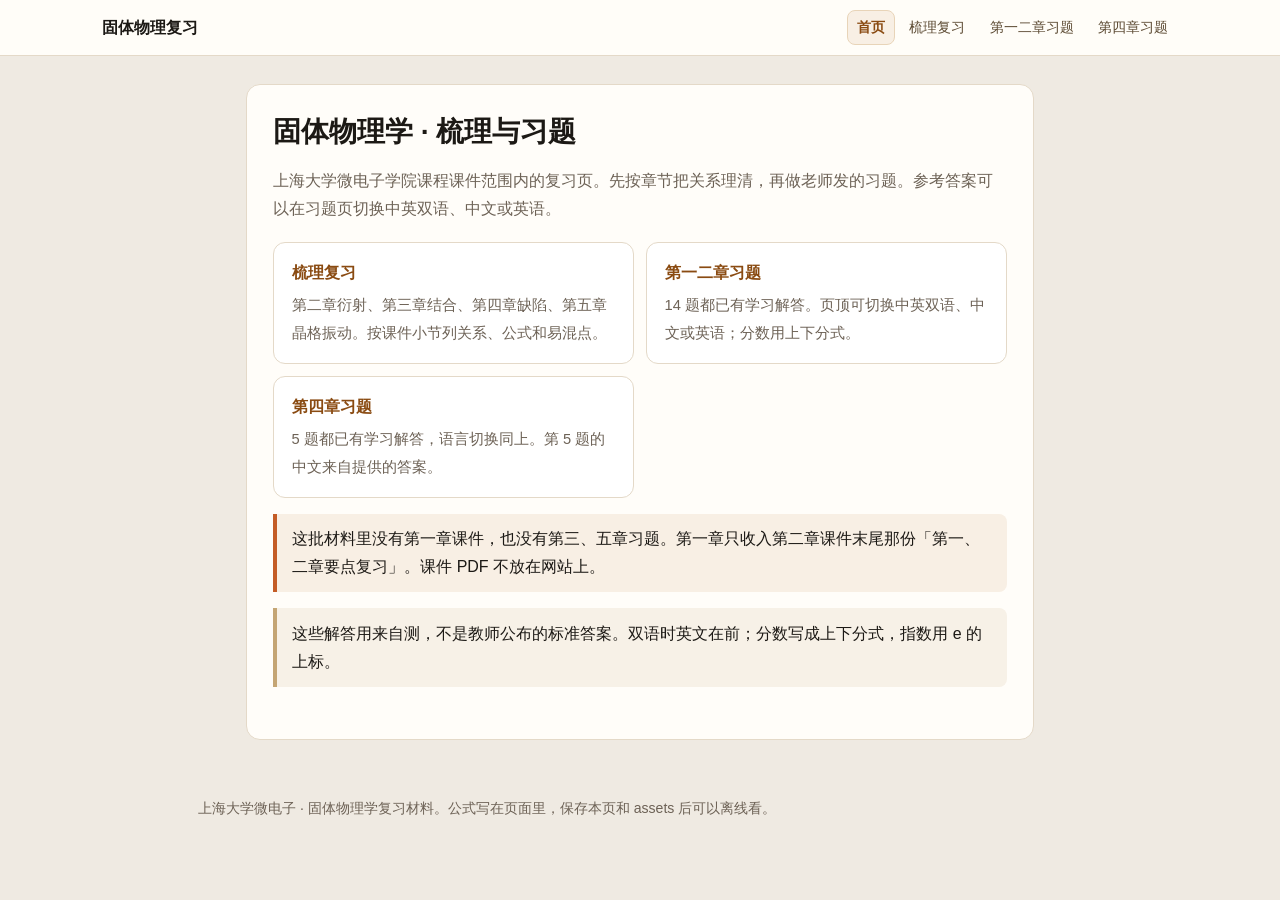
<file: index.html>
<!DOCTYPE html>
<html lang="zh-CN">
<head>
  <meta charset="utf-8">
  <meta name="viewport" content="width=device-width, initial-scale=1">
  <title>固体物理复习 · SHU</title>
  <link rel="stylesheet" href="assets/site.css?v=20261125">
</head>
<body>
<header class="site-top" id="siteTop">
  <div class="site-top-inner">
    <a class="site-brand" href="index.html">固体物理复习</a>
    <button type="button" class="site-menu-btn" aria-expanded="false" aria-controls="siteLinks">菜单</button>
    <nav class="site-links" id="siteLinks" aria-label="站点导航">
      <a href="index.html" data-page="index.html">首页</a>
      <a href="review.html" data-page="review.html">梳理复习</a>
      <a href="ex-ch12.html" data-page="ex-ch12.html">第一二章习题</a>
      <a href="ex-ch4.html" data-page="ex-ch4.html">第四章习题</a>
    </nav>
  </div>
</header>
<main class="hub">
  <div class="hub-card">
    <h1>固体物理学 · 梳理与习题</h1>
    <p class="lead">上海大学微电子学院课程课件范围内的复习页。先按章节把关系理清，再做老师发的习题。参考答案可以在习题页切换中英双语、中文或英语。</p>
    <div class="hub-grid">
      <a class="hub-link" href="review.html"><strong>梳理复习</strong><span>第二章衍射、第三章结合、第四章缺陷、第五章晶格振动。按课件小节列关系、公式和易混点。</span></a>
      <a class="hub-link" href="ex-ch12.html"><strong>第一二章习题</strong><span>14 题都已有学习解答。页顶可切换中英双语、中文或英语；分数用上下分式。</span></a>
      <a class="hub-link" href="ex-ch4.html"><strong>第四章习题</strong><span>5 题都已有学习解答，语言切换同上。第 5 题的中文来自提供的答案。</span></a>
    </div>
    <div class="note">这批材料里没有第一章课件，也没有第三、五章习题。第一章只收入第二章课件末尾那份「第一、二章要点复习」。课件 PDF 不放在网站上。</div>
    <p class="soft">这些解答用来自测，不是教师公布的标准答案。双语时英文在前；分数写成上下分式，指数用 e 的上标。</p>
  </div>
</main>
<footer class="site-footer">上海大学微电子 · 固体物理学复习材料。公式写在页面里，保存本页和 assets 后可以离线看。</footer>
<script src="assets/site.js?v=20261125"></script>
</body>
</html>
</file>
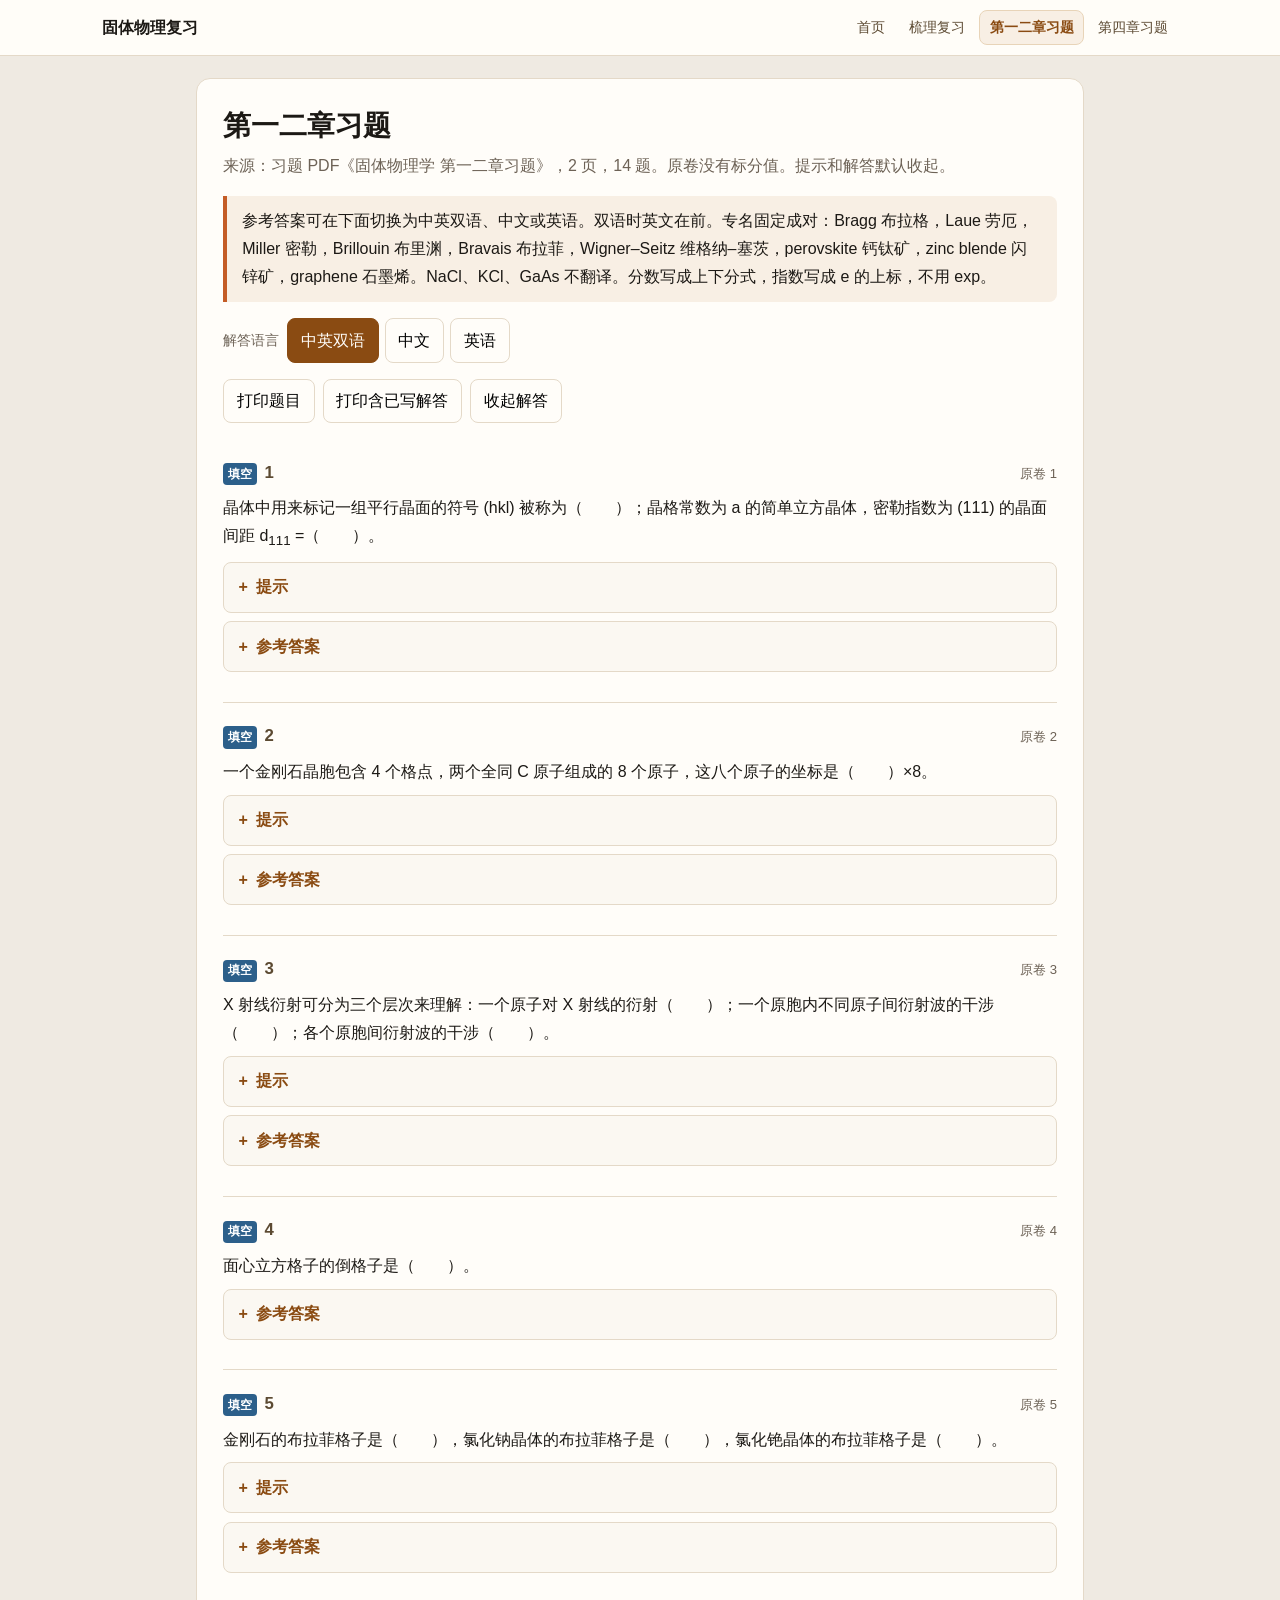
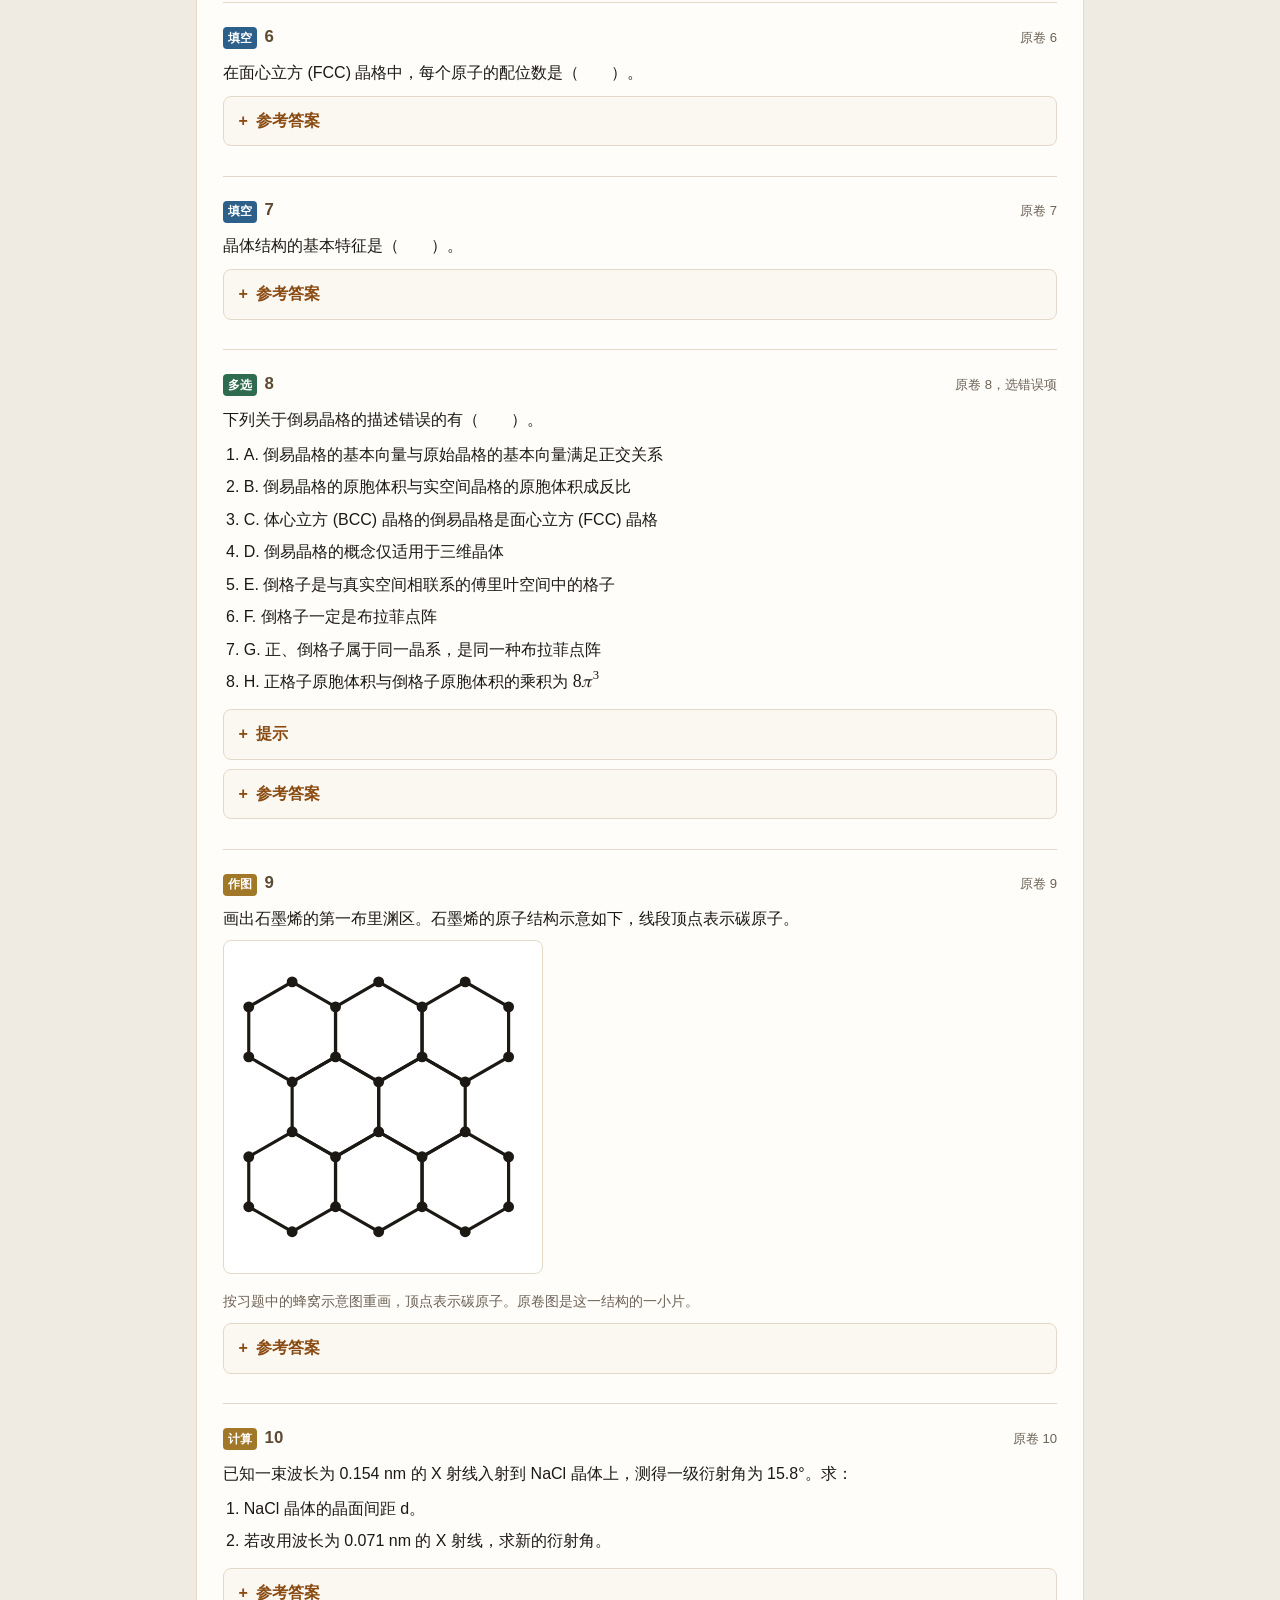
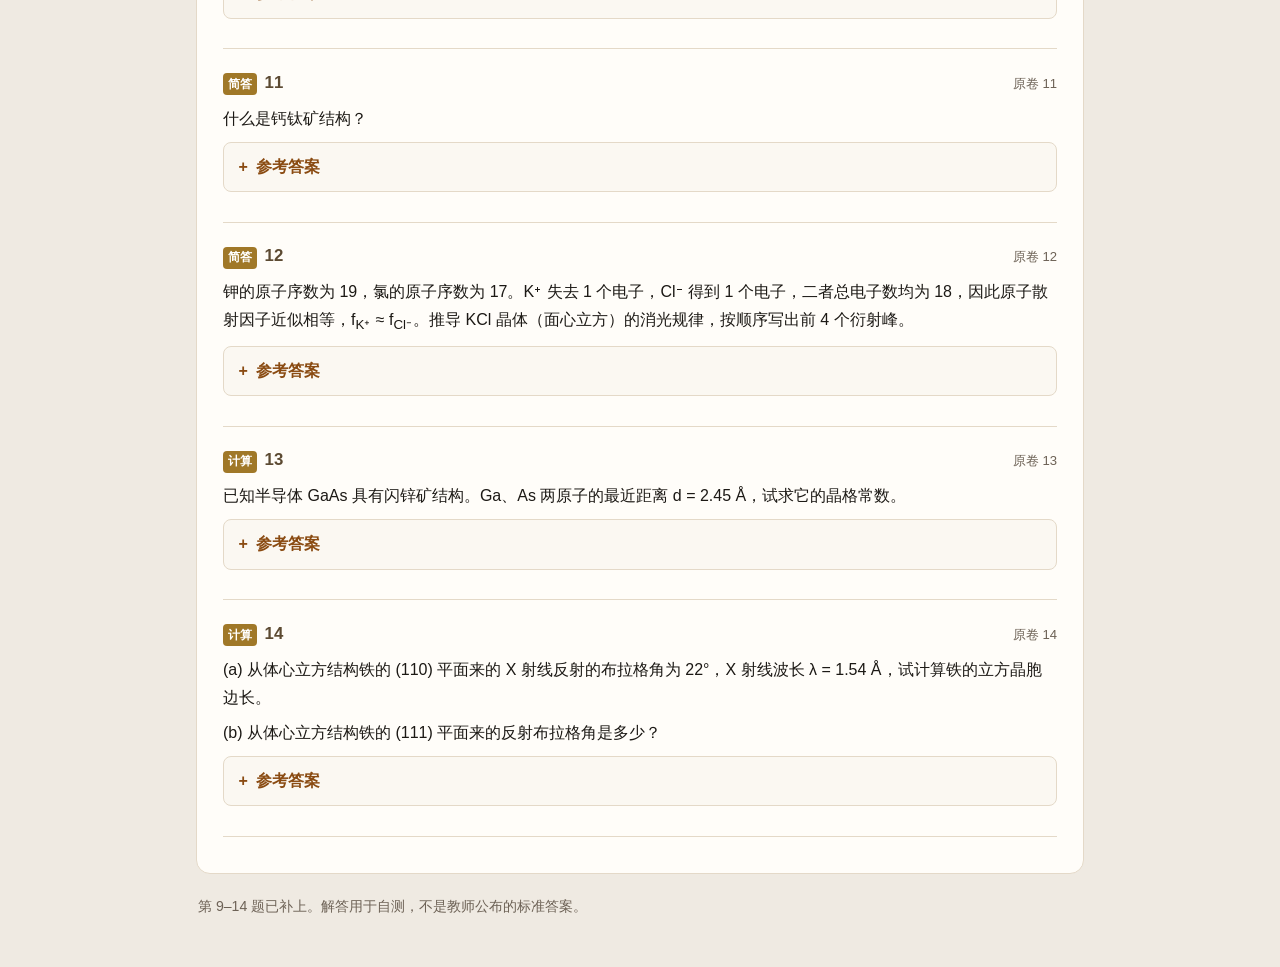
<file: ex-ch12.html>
<!DOCTYPE html>
<html lang="zh-CN">
<head>
  <meta charset="utf-8">
  <meta name="viewport" content="width=device-width, initial-scale=1">
  <title>第一二章习题 · 固体物理</title>
  <script>
    try {
      var lang = localStorage.getItem("ssp-answer-lang");
      if (lang === "zh" || lang === "en" || lang === "both") document.documentElement.dataset.lang = lang;
    } catch (e) {}
  </script>
  <link rel="stylesheet" href="assets/site.css?v=20261125">
</head>
<body>
<header class="site-top" id="siteTop">
  <div class="site-top-inner">
    <a class="site-brand" href="index.html">固体物理复习</a>
    <button type="button" class="site-menu-btn" aria-expanded="false" aria-controls="siteLinks">菜单</button>
    <nav class="site-links" id="siteLinks" aria-label="站点导航">
      <a href="index.html" data-page="index.html">首页</a>
      <a href="review.html" data-page="review.html">梳理复习</a>
      <a href="ex-ch12.html" data-page="ex-ch12.html">第一二章习题</a>
      <a href="ex-ch4.html" data-page="ex-ch4.html">第四章习题</a>
    </nav>
  </div>
</header>
<main class="page">
  <article class="sheet">
    <h1>第一二章习题</h1>
    <p class="muted">来源：习题 PDF《固体物理学 第一二章习题》，2 页，14 题。原卷没有标分值。提示和解答默认收起。</p>
    <div class="note">参考答案可在下面切换为中英双语、中文或英语。双语时英文在前。专名固定成对：Bragg 布拉格，Laue 劳厄，Miller 密勒，Brillouin 布里渊，Bravais 布拉菲，Wigner–Seitz 维格纳–塞茨，perovskite 钙钛矿，zinc blende 闪锌矿，graphene 石墨烯。NaCl、KCl、GaAs 不翻译。分数写成上下分式，指数写成 e 的上标，不用 exp。</div>
    <div class="lang-switch" role="group" aria-label="解答语言">
      <span>解答语言</span>
      <button type="button" data-lang-choice="both" aria-pressed="true">中英双语</button>
      <button type="button" data-lang-choice="zh" aria-pressed="false">中文</button>
      <button type="button" data-lang-choice="en" aria-pressed="false">英语</button>
    </div>
    <div class="exam-actions">
      <button type="button" data-print="questions">打印题目</button>
      <button type="button" data-print="solutions">打印含已写解答</button>
      <button type="button" data-close-reveals>收起解答</button>
    </div>

    <section class="question" id="q1">
      <h3><span class="tag f">填空</span> 1 <small>原卷 1</small></h3>
      <p>晶体中用来标记一组平行晶面的符号 (hkl) 被称为（　　）；晶格常数为 a 的简单立方晶体，密勒指数为 (111) 的晶面间距 d<sub>111</sub> =（　　）。</p>
      <details class="reveal"><summary>提示</summary><div class="reveal-body"><p>立方晶面间距用晶格常数和三个指数的平方和。简单立方不要套面心、体心的消光条件。</p></div></details>
      <details class="reveal"><summary>参考答案</summary><div class="reveal-body">
<div class="bilingual"><div class="en"><p class="lang-label">English</p><p><strong>Miller indices;</strong> <span class="math-inline"><math xmlns="http://www.w3.org/1998/Math/MathML" display="inline"><mrow><mfrac><mrow><mi>a</mi></mrow><mrow><msqrt><mrow><mn>3</mn></mrow></msqrt></mrow></mfrac></mrow></math></span>.</p><p>In a cubic cell <span class="math-inline"><math xmlns="http://www.w3.org/1998/Math/MathML" display="inline"><mrow><msub><mi>d</mi><mrow><mi>h</mi><mi>k</mi><mi>l</mi></mrow></msub><mo>=</mo><mfrac><mrow><mi>a</mi></mrow><mrow><msqrt><mrow><msup><mi>h</mi><mrow><mn>2</mn></mrow></msup><mo>+</mo><msup><mi>k</mi><mrow><mn>2</mn></mrow></msup><mo>+</mo><msup><mi>l</mi><mrow><mn>2</mn></mrow></msup></mrow></msqrt></mrow></mfrac></mrow></math></span>. For (111) this is <span class="math-inline"><math xmlns="http://www.w3.org/1998/Math/MathML" display="inline"><mrow><msub><mi>d</mi><mrow><mn>111</mn></mrow></msub><mo>=</mo><mfrac><mrow><mi>a</mi></mrow><mrow><msqrt><mrow><mn>3</mn></mrow></msqrt></mrow></mfrac></mrow></math></span>. The Chapter 2 slides write the reciprocal-lattice length as <span class="math-inline"><math xmlns="http://www.w3.org/1998/Math/MathML" display="inline"><mrow><mrow><mo stretchy="true" fence="true" form="prefix">|</mo><msub><mover><mrow><mi>K</mi></mrow><mo stretchy="true">→</mo></mover><mrow><mi>h</mi></mrow></msub><mo stretchy="true" fence="true" form="postfix">|</mo></mrow><mo>=</mo><mfrac><mrow><mn>2</mn><mi>π</mi></mrow><mrow><mi>d</mi></mrow></mfrac></mrow></math></span>. A simple-cubic reciprocal basis vector has length <span class="math-inline"><math xmlns="http://www.w3.org/1998/Math/MathML" display="inline"><mrow><mfrac><mrow><mn>2</mn><mi>π</mi></mrow><mrow><mi>a</mi></mrow></mfrac></mrow></math></span>, which is the same relation.</p><p>Source: Chapter 2 PDF, pp. 20 and 72; the index name is on the checklist, p. 70.</p></div><div class="zh"><p class="lang-label">中文</p><p><strong>密勒指数；</strong> <span class="math-inline"><math xmlns="http://www.w3.org/1998/Math/MathML" display="inline"><mrow><mfrac><mrow><mi>a</mi></mrow><mrow><msqrt><mrow><mn>3</mn></mrow></msqrt></mrow></mfrac></mrow></math></span>。</p><p>立方晶胞中 <span class="math-inline"><math xmlns="http://www.w3.org/1998/Math/MathML" display="inline"><mrow><msub><mi>d</mi><mrow><mi>h</mi><mi>k</mi><mi>l</mi></mrow></msub><mo>=</mo><mfrac><mrow><mi>a</mi></mrow><mrow><msqrt><mrow><msup><mi>h</mi><mrow><mn>2</mn></mrow></msup><mo>+</mo><msup><mi>k</mi><mrow><mn>2</mn></mrow></msup><mo>+</mo><msup><mi>l</mi><mrow><mn>2</mn></mrow></msup></mrow></msqrt></mrow></mfrac></mrow></math></span>。(111) 给出 <span class="math-inline"><math xmlns="http://www.w3.org/1998/Math/MathML" display="inline"><mrow><msub><mi>d</mi><mrow><mn>111</mn></mrow></msub><mo>=</mo><mfrac><mrow><mi>a</mi></mrow><mrow><msqrt><mrow><mn>3</mn></mrow></msqrt></mrow></mfrac></mrow></math></span>。第二章课件把倒格矢长度写成 <span class="math-inline"><math xmlns="http://www.w3.org/1998/Math/MathML" display="inline"><mrow><mrow><mo stretchy="true" fence="true" form="prefix">|</mo><msub><mover><mrow><mi>K</mi></mrow><mo stretchy="true">→</mo></mover><mrow><mi>h</mi></mrow></msub><mo stretchy="true" fence="true" form="postfix">|</mo></mrow><mo>=</mo><mfrac><mrow><mn>2</mn><mi>π</mi></mrow><mrow><mi>d</mi></mrow></mfrac></mrow></math></span>，立方倒格子基矢大小为 <span class="math-inline"><math xmlns="http://www.w3.org/1998/Math/MathML" display="inline"><mrow><mfrac><mrow><mn>2</mn><mi>π</mi></mrow><mrow><mi>a</mi></mrow></mfrac></mrow></math></span>，两者一致。</p><p>依据：第二章 PDF 第 20、72 页；晶面指数名称见第 70 页要点。</p></div></div>
      </div></details>
    </section>

    <section class="question" id="q2">
      <h3><span class="tag f">填空</span> 2 <small>原卷 2</small></h3>
      <p>一个金刚石晶胞包含 4 个格点，两个全同 C 原子组成的 8 个原子，这八个原子的坐标是（　　）×8。</p>
      <details class="reveal"><summary>提示</summary><div class="reveal-body"><p>先写面心立方的 4 个阵点，再把每个阵点加上基元 <span class="math-inline"><math xmlns="http://www.w3.org/1998/Math/MathML" display="inline"><mrow><mrow><mo stretchy="true" fence="true" form="prefix">(</mo><mfrac><mrow><mn>1</mn></mrow><mrow><mn>4</mn></mrow></mfrac><mo>,</mo><mfrac><mrow><mn>1</mn></mrow><mrow><mn>4</mn></mrow></mfrac><mo>,</mo><mfrac><mrow><mn>1</mn></mrow><mrow><mn>4</mn></mrow></mfrac><mo stretchy="true" fence="true" form="postfix">)</mo></mrow></mrow></math></span>。坐标用晶格常数 a 作单位。</p></div></details>
      <details class="reveal"><summary>参考答案</summary><div class="reveal-body">
<div class="bilingual"><div class="en"><p class="lang-label">English</p><p>In units of the cubic cell edge <em>a</em>:</p><div class="math-display"><math xmlns="http://www.w3.org/1998/Math/MathML" display="block"><mrow><mo stretchy="false">(</mo><mn>0</mn><mo>,</mo><mn>0</mn><mo>,</mo><mn>0</mn><mo stretchy="false">)</mo><mo>,</mo><mtext> </mtext><mrow><mo stretchy="true" fence="true" form="prefix">(</mo><mn>0</mn><mo>,</mo><mfrac><mrow><mn>1</mn></mrow><mrow><mn>2</mn></mrow></mfrac><mo>,</mo><mfrac><mrow><mn>1</mn></mrow><mrow><mn>2</mn></mrow></mfrac><mo stretchy="true" fence="true" form="postfix">)</mo></mrow><mo>,</mo><mtext> </mtext><mrow><mo stretchy="true" fence="true" form="prefix">(</mo><mfrac><mrow><mn>1</mn></mrow><mrow><mn>2</mn></mrow></mfrac><mo>,</mo><mn>0</mn><mo>,</mo><mfrac><mrow><mn>1</mn></mrow><mrow><mn>2</mn></mrow></mfrac><mo stretchy="true" fence="true" form="postfix">)</mo></mrow><mo>,</mo><mtext> </mtext><mrow><mo stretchy="true" fence="true" form="prefix">(</mo><mfrac><mrow><mn>1</mn></mrow><mrow><mn>2</mn></mrow></mfrac><mo>,</mo><mfrac><mrow><mn>1</mn></mrow><mrow><mn>2</mn></mrow></mfrac><mo>,</mo><mn>0</mn><mo stretchy="true" fence="true" form="postfix">)</mo></mrow></mrow></math></div><div class="math-display"><math xmlns="http://www.w3.org/1998/Math/MathML" display="block"><mrow><mrow><mo stretchy="true" fence="true" form="prefix">(</mo><mfrac><mrow><mn>1</mn></mrow><mrow><mn>4</mn></mrow></mfrac><mo>,</mo><mfrac><mrow><mn>1</mn></mrow><mrow><mn>4</mn></mrow></mfrac><mo>,</mo><mfrac><mrow><mn>1</mn></mrow><mrow><mn>4</mn></mrow></mfrac><mo stretchy="true" fence="true" form="postfix">)</mo></mrow><mo>,</mo><mtext> </mtext><mrow><mo stretchy="true" fence="true" form="prefix">(</mo><mfrac><mrow><mn>1</mn></mrow><mrow><mn>4</mn></mrow></mfrac><mo>,</mo><mfrac><mrow><mn>3</mn></mrow><mrow><mn>4</mn></mrow></mfrac><mo>,</mo><mfrac><mrow><mn>3</mn></mrow><mrow><mn>4</mn></mrow></mfrac><mo stretchy="true" fence="true" form="postfix">)</mo></mrow><mo>,</mo><mtext> </mtext><mrow><mo stretchy="true" fence="true" form="prefix">(</mo><mfrac><mrow><mn>3</mn></mrow><mrow><mn>4</mn></mrow></mfrac><mo>,</mo><mfrac><mrow><mn>1</mn></mrow><mrow><mn>4</mn></mrow></mfrac><mo>,</mo><mfrac><mrow><mn>3</mn></mrow><mrow><mn>4</mn></mrow></mfrac><mo stretchy="true" fence="true" form="postfix">)</mo></mrow><mo>,</mo><mtext> </mtext><mrow><mo stretchy="true" fence="true" form="prefix">(</mo><mfrac><mrow><mn>3</mn></mrow><mrow><mn>4</mn></mrow></mfrac><mo>,</mo><mfrac><mrow><mn>3</mn></mrow><mrow><mn>4</mn></mrow></mfrac><mo>,</mo><mfrac><mrow><mn>1</mn></mrow><mrow><mn>4</mn></mrow></mfrac><mo stretchy="true" fence="true" form="postfix">)</mo></mrow></mrow></math></div><p>The first four points are the face-centered-cubic lattice points. The last four are the same points plus the basis <span class="math-inline"><math xmlns="http://www.w3.org/1998/Math/MathML" display="inline"><mrow><mrow><mo stretchy="true" fence="true" form="prefix">(</mo><mfrac><mrow><mn>1</mn></mrow><mrow><mn>4</mn></mrow></mfrac><mo>,</mo><mfrac><mrow><mn>1</mn></mrow><mrow><mn>4</mn></mrow></mfrac><mo>,</mo><mfrac><mrow><mn>1</mn></mrow><mrow><mn>4</mn></mrow></mfrac><mo stretchy="true" fence="true" form="postfix">)</mo></mrow></mrow></math></span>. The order can be swapped. The slides state that a diamond cell contains eight atoms and that its Bravais lattice is face-centered cubic.</p><p>Source: Chapter 2 PDF, pp. 61, 64 and 70.</p></div><div class="zh"><p class="lang-label">中文</p><p>以立方晶胞边长 a 为单位：</p><div class="math-display"><math xmlns="http://www.w3.org/1998/Math/MathML" display="block"><mrow><mo stretchy="false">(</mo><mn>0</mn><mo>,</mo><mn>0</mn><mo>,</mo><mn>0</mn><mo stretchy="false">)</mo><mo>,</mo><mtext> </mtext><mrow><mo stretchy="true" fence="true" form="prefix">(</mo><mn>0</mn><mo>,</mo><mfrac><mrow><mn>1</mn></mrow><mrow><mn>2</mn></mrow></mfrac><mo>,</mo><mfrac><mrow><mn>1</mn></mrow><mrow><mn>2</mn></mrow></mfrac><mo stretchy="true" fence="true" form="postfix">)</mo></mrow><mo>,</mo><mtext> </mtext><mrow><mo stretchy="true" fence="true" form="prefix">(</mo><mfrac><mrow><mn>1</mn></mrow><mrow><mn>2</mn></mrow></mfrac><mo>,</mo><mn>0</mn><mo>,</mo><mfrac><mrow><mn>1</mn></mrow><mrow><mn>2</mn></mrow></mfrac><mo stretchy="true" fence="true" form="postfix">)</mo></mrow><mo>,</mo><mtext> </mtext><mrow><mo stretchy="true" fence="true" form="prefix">(</mo><mfrac><mrow><mn>1</mn></mrow><mrow><mn>2</mn></mrow></mfrac><mo>,</mo><mfrac><mrow><mn>1</mn></mrow><mrow><mn>2</mn></mrow></mfrac><mo>,</mo><mn>0</mn><mo stretchy="true" fence="true" form="postfix">)</mo></mrow></mrow></math></div><div class="math-display"><math xmlns="http://www.w3.org/1998/Math/MathML" display="block"><mrow><mrow><mo stretchy="true" fence="true" form="prefix">(</mo><mfrac><mrow><mn>1</mn></mrow><mrow><mn>4</mn></mrow></mfrac><mo>,</mo><mfrac><mrow><mn>1</mn></mrow><mrow><mn>4</mn></mrow></mfrac><mo>,</mo><mfrac><mrow><mn>1</mn></mrow><mrow><mn>4</mn></mrow></mfrac><mo stretchy="true" fence="true" form="postfix">)</mo></mrow><mo>,</mo><mtext> </mtext><mrow><mo stretchy="true" fence="true" form="prefix">(</mo><mfrac><mrow><mn>1</mn></mrow><mrow><mn>4</mn></mrow></mfrac><mo>,</mo><mfrac><mrow><mn>3</mn></mrow><mrow><mn>4</mn></mrow></mfrac><mo>,</mo><mfrac><mrow><mn>3</mn></mrow><mrow><mn>4</mn></mrow></mfrac><mo stretchy="true" fence="true" form="postfix">)</mo></mrow><mo>,</mo><mtext> </mtext><mrow><mo stretchy="true" fence="true" form="prefix">(</mo><mfrac><mrow><mn>3</mn></mrow><mrow><mn>4</mn></mrow></mfrac><mo>,</mo><mfrac><mrow><mn>1</mn></mrow><mrow><mn>4</mn></mrow></mfrac><mo>,</mo><mfrac><mrow><mn>3</mn></mrow><mrow><mn>4</mn></mrow></mfrac><mo stretchy="true" fence="true" form="postfix">)</mo></mrow><mo>,</mo><mtext> </mtext><mrow><mo stretchy="true" fence="true" form="prefix">(</mo><mfrac><mrow><mn>3</mn></mrow><mrow><mn>4</mn></mrow></mfrac><mo>,</mo><mfrac><mrow><mn>3</mn></mrow><mrow><mn>4</mn></mrow></mfrac><mo>,</mo><mfrac><mrow><mn>1</mn></mrow><mrow><mn>4</mn></mrow></mfrac><mo stretchy="true" fence="true" form="postfix">)</mo></mrow></mrow></math></div><p>前四个是面心立方的 4 个格点，后四个是同一套格点各加上基元 <span class="math-inline"><math xmlns="http://www.w3.org/1998/Math/MathML" display="inline"><mrow><mrow><mo stretchy="true" fence="true" form="prefix">(</mo><mfrac><mrow><mn>1</mn></mrow><mrow><mn>4</mn></mrow></mfrac><mo>,</mo><mfrac><mrow><mn>1</mn></mrow><mrow><mn>4</mn></mrow></mfrac><mo>,</mo><mfrac><mrow><mn>1</mn></mrow><mrow><mn>4</mn></mrow></mfrac><mo stretchy="true" fence="true" form="postfix">)</mo></mrow></mrow></math></span>。顺序可以调换。课件写明金刚石晶胞含 8 个原子，布拉菲格子是面心立方。</p><p>依据：第二章 PDF 第 61、64、70 页。</p></div></div>
      </div></details>
    </section>

    <section class="question" id="q3">
      <h3><span class="tag f">填空</span> 3 <small>原卷 3</small></h3>
      <p>X 射线衍射可分为三个层次来理解：一个原子对 X 射线的衍射（　　）；一个原胞内不同原子间衍射波的干涉（　　）；各个原胞间衍射波的干涉（　　）。</p>
      <details class="reveal"><summary>提示</summary><div class="reveal-body"><p>对照第二章后两节的标题：先是单个原子，再是原胞内部，最后才是整套格子是否满足衍射条件。</p></div></details>
      <details class="reveal"><summary>参考答案</summary><div class="reveal-body">
<div class="bilingual"><div class="en"><p class="lang-label">English</p><p><strong>Atomic scattering factor; geometric structure factor; Laue condition (diffraction condition).</strong></p><p>Coherent scattering from the electron cloud of one atom is collected into the atomic scattering factor. The phase differences among the atoms in one cell are collected into the geometric structure factor. The cells interfere constructively only when the change in the wave vector equals a reciprocal-lattice vector, which is the Laue condition <span class="math-inline"><math xmlns="http://www.w3.org/1998/Math/MathML" display="inline"><mrow><mover><mrow><mi>k</mi></mrow><mo stretchy="true">→</mo></mover><mo>−</mo><msub><mover><mrow><mi>k</mi></mrow><mo stretchy="true">→</mo></mover><mrow><mn>0</mn></mrow></msub><mo>=</mo><msub><mover><mrow><mi>K</mi></mrow><mo stretchy="true">→</mo></mover><mrow><mi>h</mi></mrow></msub></mrow></math></span>.</p><p>Source: Chapter 2 PDF, p. 2, pp. 36–47, and from p. 48.</p></div><div class="zh"><p class="lang-label">中文</p><p><strong>原子散射因子；几何结构因子；劳厄条件（衍射条件）。</strong></p><p>一个原子里电子云的相干散射归到原子散射因子。原胞里几个原子的相位差归到几何结构因子。只有散射波矢改变量等于某个倒格矢时，各原胞才干涉加强，这就是劳厄条件 <span class="math-inline"><math xmlns="http://www.w3.org/1998/Math/MathML" display="inline"><mrow><mover><mrow><mi>k</mi></mrow><mo stretchy="true">→</mo></mover><mo>−</mo><msub><mover><mrow><mi>k</mi></mrow><mo stretchy="true">→</mo></mover><mrow><mn>0</mn></mrow></msub><mo>=</mo><msub><mover><mrow><mi>K</mi></mrow><mo stretchy="true">→</mo></mover><mrow><mi>h</mi></mrow></msub></mrow></math></span>。</p><p>依据：第二章 PDF 第 2、36–47、48 页起。</p></div></div>
      </div></details>
    </section>

    <section class="question" id="q4">
      <h3><span class="tag f">填空</span> 4 <small>原卷 4</small></h3>
      <p>面心立方格子的倒格子是（　　）。</p>
      <details class="reveal"><summary>参考答案</summary><div class="reveal-body">
<div class="bilingual"><div class="en"><p class="lang-label">English</p><p><strong>Body-centered cubic.</strong> The slides state it directly: the reciprocal lattice of a face-centered cubic lattice is body-centered cubic, and the first Brillouin zone is a truncated octahedron. The other way around, the reciprocal lattice of a body-centered cubic lattice is face-centered cubic.</p><p>Source: Chapter 2 PDF, pp. 15 and 32–33.</p></div><div class="zh"><p class="lang-label">中文</p><p><strong>体心立方。</strong> 课件直接写：面心立方的倒格子是体心立方，第一布里渊区是截角八面体；反过来，体心立方的倒格子是面心立方。</p><p>依据：第二章 PDF 第 15、32–33 页。</p></div></div>
      </div></details>
    </section>

    <section class="question" id="q5">
      <h3><span class="tag f">填空</span> 5 <small>原卷 5</small></h3>
      <p>金刚石的布拉菲格子是（　　），氯化钠晶体的布拉菲格子是（　　），氯化铯晶体的布拉菲格子是（　　）。</p>
      <details class="reveal"><summary>提示</summary><div class="reveal-body"><p>问的是平移格子，不是晶胞里有几种原子。氯化铯中心和顶角不是同一种离子。</p></div></details>
      <details class="reveal"><summary>参考答案</summary><div class="reveal-body">
<div class="bilingual"><div class="en"><p class="lang-label">English</p><p><strong>Face-centered cubic; face-centered cubic; simple cubic.</strong></p><p>Diamond and zinc blende both have a face-centered-cubic Bravais lattice, with two atoms in the basis. The slides mark NaCl as the face-centered-cubic type. They mark CsCl as the simple-cubic type: one ion at the corner and the other at the center, so it is not a body-centered-cubic Bravais lattice.</p><p>Source: Chapter 2 PDF, pp. 61 and 70.</p></div><div class="zh"><p class="lang-label">中文</p><p><strong>面心立方；面心立方；简单立方。</strong></p><p>金刚石和闪锌矿的布拉菲格子都是面心立方，基元含两个原子。NaCl 课件标为面心立方型。CsCl 课件标为简单立方型：顶角一种离子、中心另一种离子，不能写成体心立方布拉菲格子。</p><p>依据：第二章 PDF 第 61、70 页。</p></div></div>
      </div></details>
    </section>

    <section class="question" id="q6">
      <h3><span class="tag f">填空</span> 6 <small>原卷 6</small></h3>
      <p>在面心立方 (FCC) 晶格中，每个原子的配位数是（　　）。</p>
      <details class="reveal"><summary>参考答案</summary><div class="reveal-body">
<div class="bilingual"><div class="en"><p class="lang-label">English</p><p><strong>12.</strong> The checklist of coordination numbers to remember is 12, 8, 6, 4, 3, 2. Face-centered cubic has 12 nearest neighbors, body-centered cubic 8, simple cubic 6, and diamond 4.</p><p>Source: Chapter 2 PDF, p. 69.</p></div><div class="zh"><p class="lang-label">中文</p><p><strong>12。</strong> 要点清单把需要记住的配位数列为 12、8、6、4、3、2。面心立方最近邻是 12，体心立方是 8，简单立方是 6，金刚石是 4。</p><p>依据：第二章 PDF 第 69 页。</p></div></div>
      </div></details>
    </section>

    <section class="question" id="q7">
      <h3><span class="tag f">填空</span> 7 <small>原卷 7</small></h3>
      <p>晶体结构的基本特征是（　　）。</p>
      <details class="reveal"><summary>参考答案</summary><div class="reveal-body">
<div class="bilingual"><div class="en"><p class="lang-label">English</p><p><strong>Periodicity</strong> (long-range order of the atomic arrangement). The checklist gives “periodicity of the lattice” its own line, and writes the structure as: crystal structure = Bravais lattice + basis. The blank asks for the periodicity. The second statement says how a structure is decomposed; it does not fill this blank.</p><p>Source: Chapter 2 PDF, p. 69.</p></div><div class="zh"><p class="lang-label">中文</p><p><strong>周期性</strong>（原子排列的长程有序）。课件要点把「晶格的周期性」单列，并把结构写成：晶体结构 = 布拉菲格子 + 基元。空里要填的特征是周期性；后一式是结构怎么拆，不代替这个空。</p><p>依据：第二章 PDF 第 69 页。</p></div></div>
      </div></details>
    </section>

    <section class="question" id="q8">
      <h3><span class="tag c">多选</span> 8 <small>原卷 8，选错误项</small></h3>
      <p>下列关于倒易晶格的描述错误的有（　　）。</p>
      <ol class="opts">
        <li>A. 倒易晶格的基本向量与原始晶格的基本向量满足正交关系</li>
        <li>B. 倒易晶格的原胞体积与实空间晶格的原胞体积成反比</li>
        <li>C. 体心立方 (BCC) 晶格的倒易晶格是面心立方 (FCC) 晶格</li>
        <li>D. 倒易晶格的概念仅适用于三维晶体</li>
        <li>E. 倒格子是与真实空间相联系的傅里叶空间中的格子</li>
        <li>F. 倒格子一定是布拉菲点阵</li>
        <li>G. 正、倒格子属于同一晶系，是同一种布拉菲点阵</li>
        <li>H. 正格子原胞体积与倒格子原胞体积的乘积为 <span class="math-inline"><math xmlns="http://www.w3.org/1998/Math/MathML" display="inline"><mrow><mn>8</mn><msup><mi>π</mi><mrow><mn>3</mn></mrow></msup></mrow></math></span></li>
      </ol>
      <details class="reveal"><summary>提示</summary><div class="reveal-body"><p>先用课件上的五条正倒格子关系把公式题排除，再看「只适用于三维」和「同一种布拉菲点阵」这两句。</p></div></details>
      <details class="reveal"><summary>参考答案</summary><div class="reveal-body">
<div class="bilingual"><div class="en"><p class="lang-label">English</p><p><strong>D and G.</strong></p><ul><li>A is correct in the sense used on the slides: the two sets of basis vectors satisfy <span class="math-inline"><math xmlns="http://www.w3.org/1998/Math/MathML" display="inline"><mrow><msub><mover><mrow><mi>a</mi></mrow><mo stretchy="true">→</mo></mover><mrow><mi>i</mi></mrow></msub><mo>·</mo><msub><mover><mrow><mi>b</mi></mrow><mo stretchy="true">→</mo></mover><mrow><mi>j</mi></mrow></msub><mo>=</mo><mn>2</mn><mi>π</mi><msub><mi>δ</mi><mrow><mi>i</mi><mi>j</mi></mrow></msub></mrow></math></span>, which the slides call a biorthogonal relation. It does not require every pair of vectors to be geometrically perpendicular.</li><li>B is correct. <span class="math-inline"><math xmlns="http://www.w3.org/1998/Math/MathML" display="inline"><mrow><msup><mi>Ω</mi><mrow><mo>*</mo></mrow></msup><mo>=</mo><mfrac><mrow><msup><mrow><mo stretchy="true" fence="true" form="prefix">(</mo><mn>2</mn><mi>π</mi><mo stretchy="true" fence="true" form="postfix">)</mo></mrow><mrow><mn>3</mn></mrow></msup></mrow><mrow><mi>Ω</mi></mrow></mfrac></mrow></math></span>, so the two volumes are inversely proportional.</li><li>C is correct. The slides state that the reciprocal of a body-centered cubic lattice is face-centered cubic.</li><li>D is wrong. The slides draw a one-dimensional chain, a two-dimensional square lattice, and the Brillouin zone of graphene, so a reciprocal lattice is not limited to three dimensions.</li><li>E is correct. The slides describe the reciprocal lattice as the counterpart of the crystal lattice in wave-vector space, written as a Fourier relation.</li><li>F is correct. The slides say that every reciprocal lattice is a Bravais lattice in reciprocal space.</li><li>G is wrong. The direct and reciprocal lattices belong to the same crystal system, but they need not be the same Bravais type. Face-centered and body-centered cubic lattices are reciprocal to each other, and they are not the same Bravais lattice.</li><li>H is correct. <span class="math-inline"><math xmlns="http://www.w3.org/1998/Math/MathML" display="inline"><mrow><msup><mrow><mo stretchy="true" fence="true" form="prefix">(</mo><mn>2</mn><mi>π</mi><mo stretchy="true" fence="true" form="postfix">)</mo></mrow><mrow><mn>3</mn></mrow></msup><mo>=</mo><mn>8</mn><msup><mi>π</mi><mrow><mn>3</mn></mrow></msup></mrow></math></span> is the same statement as the slides’ “the cell volumes are reciprocal, up to a factor <span class="math-inline"><math xmlns="http://www.w3.org/1998/Math/MathML" display="inline"><mrow><msup><mrow><mo stretchy="true" fence="true" form="prefix">(</mo><mn>2</mn><mi>π</mi><mo stretchy="true" fence="true" form="postfix">)</mo></mrow><mrow><mn>3</mn></mrow></msup></mrow></math></span>”.</li></ul><p>Source: Chapter 2 PDF, pp. 13–18, 23–34 and 72.</p></div><div class="zh"><p class="lang-label">中文</p><p><strong>D、G。</strong></p><ul><li>A 按课件的说法是对的：两组基矢满足 <span class="math-inline"><math xmlns="http://www.w3.org/1998/Math/MathML" display="inline"><mrow><msub><mover><mrow><mi>a</mi></mrow><mo stretchy="true">→</mo></mover><mrow><mi>i</mi></mrow></msub><mo>·</mo><msub><mover><mrow><mi>b</mi></mrow><mo stretchy="true">→</mo></mover><mrow><mi>j</mi></mrow></msub><mo>=</mo><mn>2</mn><mi>π</mi><msub><mi>δ</mi><mrow><mi>i</mi><mi>j</mi></mrow></msub></mrow></math></span>，课件称为正交归一关系。它不是要求每一对基矢都几何垂直。</li><li>B 对。<span class="math-inline"><math xmlns="http://www.w3.org/1998/Math/MathML" display="inline"><mrow><msup><mi>Ω</mi><mrow><mo>*</mo></mrow></msup><mo>=</mo><mfrac><mrow><msup><mrow><mo stretchy="true" fence="true" form="prefix">(</mo><mn>2</mn><mi>π</mi><mo stretchy="true" fence="true" form="postfix">)</mo></mrow><mrow><mn>3</mn></mrow></msup></mrow><mrow><mi>Ω</mi></mrow></mfrac></mrow></math></span>，两者成反比。</li><li>C 对。课件写明体心立方的倒格子是面心立方。</li><li>D 错。课件画了一维链和二维正方格子、石墨烯的布里渊区，倒格子不限于三维。</li><li>E 对。课件把倒格子说成晶格在波矢空间里的对应，并写成傅里叶变换关系。</li><li>F 对。课件写每个倒格子都是倒空间里的布拉菲格子。</li><li>G 错。正倒格子属于同一晶系，但布拉菲类型可以不同。面心和体心就互为倒格子，并不是同一种布拉菲点阵。</li><li>H 对。<span class="math-inline"><math xmlns="http://www.w3.org/1998/Math/MathML" display="inline"><mrow><msup><mrow><mo stretchy="true" fence="true" form="prefix">(</mo><mn>2</mn><mi>π</mi><mo stretchy="true" fence="true" form="postfix">)</mo></mrow><mrow><mn>3</mn></mrow></msup><mo>=</mo><mn>8</mn><msup><mi>π</mi><mrow><mn>3</mn></mrow></msup></mrow></math></span>，和课件「原胞体积互为倒数，相差 <span class="math-inline"><math xmlns="http://www.w3.org/1998/Math/MathML" display="inline"><mrow><msup><mrow><mo stretchy="true" fence="true" form="prefix">(</mo><mn>2</mn><mi>π</mi><mo stretchy="true" fence="true" form="postfix">)</mo></mrow><mrow><mn>3</mn></mrow></msup></mrow></math></span>」是同一句话。</li></ul><p>依据：第二章 PDF 第 13–18、23–34、72 页。</p></div></div>
      </div></details>
    </section>

    <section class="question" id="q9">
      <h3><span class="tag s">作图</span> 9 <small>原卷 9</small></h3>
      <p>画出石墨烯的第一布里渊区。石墨烯的原子结构示意如下，线段顶点表示碳原子。</p>
      <svg class="honeycomb" viewBox="0 0 140 146" role="img" aria-label="蜂窝状碳原子网络示意，顶点是碳原子">
        <g fill="none" stroke="#1c1915" stroke-width="1.4">
          <path d="M30 18 L49.1 29 L49.1 51 L30 62 L10.9 51 L10.9 29 Z"/>
          <path d="M68.1 18 L87.2 29 L87.2 51 L68.1 62 L49.1 51 L49.1 29 Z"/>
          <path d="M106.2 18 L125.3 29 L125.3 51 L106.2 62 L87.2 51 L87.2 29 Z"/>
          <path d="M49.1 51 L68.1 62 L68.1 84 L49.1 95 L30 84 L30 62 Z"/>
          <path d="M87.2 51 L106.2 62 L106.2 84 L87.2 95 L68.1 84 L68.1 62 Z"/>
          <path d="M30 84 L49.1 95 L49.1 117 L30 128 L10.9 117 L10.9 95 Z"/>
          <path d="M68.1 84 L87.2 95 L87.2 117 L68.1 128 L49.1 117 L49.1 95 Z"/>
          <path d="M106.2 84 L125.3 95 L125.3 117 L106.2 128 L87.2 117 L87.2 95 Z"/>
        </g>
        <g fill="#1c1915">
          <circle cx="30" cy="18" r="2.4"/><circle cx="68.1" cy="18" r="2.4"/><circle cx="106.2" cy="18" r="2.4"/>
          <circle cx="10.9" cy="29" r="2.4"/><circle cx="49.1" cy="29" r="2.4"/><circle cx="87.2" cy="29" r="2.4"/><circle cx="125.3" cy="29" r="2.4"/>
          <circle cx="10.9" cy="51" r="2.4"/><circle cx="49.1" cy="51" r="2.4"/><circle cx="87.2" cy="51" r="2.4"/><circle cx="125.3" cy="51" r="2.4"/>
          <circle cx="30" cy="62" r="2.4"/><circle cx="68.1" cy="62" r="2.4"/><circle cx="106.2" cy="62" r="2.4"/>
          <circle cx="30" cy="84" r="2.4"/><circle cx="68.1" cy="84" r="2.4"/><circle cx="106.2" cy="84" r="2.4"/>
          <circle cx="10.9" cy="95" r="2.4"/><circle cx="49.1" cy="95" r="2.4"/><circle cx="87.2" cy="95" r="2.4"/><circle cx="125.3" cy="95" r="2.4"/>
          <circle cx="10.9" cy="117" r="2.4"/><circle cx="49.1" cy="117" r="2.4"/><circle cx="87.2" cy="117" r="2.4"/><circle cx="125.3" cy="117" r="2.4"/>
          <circle cx="30" cy="128" r="2.4"/><circle cx="68.1" cy="128" r="2.4"/><circle cx="106.2" cy="128" r="2.4"/>
        </g>
      </svg>
      <p class="cap">按习题中的蜂窝示意图重画，顶点表示碳原子。原卷图是这一结构的一小片。</p>
      <details class="reveal"><summary>参考答案</summary><div class="reveal-body">
<svg class="bz-fig" viewBox="0 0 240 220" role="img" aria-label="第一布里渊区：正六边形，中心是 Γ，顶点是 K，边中点是 M">
  <path d="M196.0 108.0 L158.0 173.8 L82.0 173.8 L44.0 108.0 L82.0 42.2 L158.0 42.2 Z" fill="#fbf6ea" stroke="#1c1915" stroke-width="1.6"/>
  <circle cx="120" cy="108" r="2.4" fill="#8a4b12"/>
  <text x="126" y="102" font-size="13" fill="#8a4b12">Γ</text>
  <circle cx="196.0" cy="108.0" r="2.4" fill="#1c1915"/>
  <text x="202.0" y="112.0" font-size="13">K</text>
  <circle cx="177.0" cy="140.9" r="2.4" fill="#1c1915"/>
  <text x="183.0" y="136.9" font-size="13">M</text>
</svg>
<p class="cap">按课件的坐标轴画出的第一布里渊区。Γ 在中心，K 在顶点，M 在边的中点。实空间的六角和这个六边形相差 30°。</p>
<div class="bilingual"><div class="en"><p class="lang-label">English</p><p>The honeycomb is not itself a Bravais lattice. The slides treat graphene as a two-dimensional triangular lattice, which they also call the simple hexagonal lattice. The primitive cell is the rhombus, or parallelogram, not one hexagon. Each primitive cell contains two carbon atoms.</p>
<p>Let <span class="math-inline"><math xmlns="http://www.w3.org/1998/Math/MathML" display="inline"><mrow><mi>d</mi></mrow></math></span> be the carbon–carbon distance. The primitive vectors on the slide are</p>
<div class="math-display"><math xmlns="http://www.w3.org/1998/Math/MathML" display="block"><mrow><mover><mi>a</mi><mo stretchy="true">→</mo></mover><mo>=</mo><msqrt><mrow><mn>3</mn></mrow></msqrt><mspace width="0.167em" /><mi>d</mi><mspace width="0.167em" /><mover accent="true"><mi>i</mi><mo>^</mo></mover></mrow></math></div>
<div class="math-display"><math xmlns="http://www.w3.org/1998/Math/MathML" display="block"><mrow><mover><mi>b</mi><mo stretchy="true">→</mo></mover><mo>=</mo><msqrt><mrow><mn>3</mn></mrow></msqrt><mspace width="0.167em" /><mi>d</mi><mrow><mo stretchy="true" fence="true" form="prefix">(</mo><mfrac><mn>1</mn><mn>2</mn></mfrac><mover accent="true"><mi>i</mi><mo>^</mo></mover><mo>+</mo><mfrac><mrow><msqrt><mrow><mn>3</mn></mrow></msqrt></mrow><mrow><mn>2</mn></mrow></mfrac><mover accent="true"><mi>j</mi><mo>^</mo></mover><mo stretchy="true" fence="true" form="postfix">)</mo></mrow></mrow></math></div>
<p>so <span class="math-inline"><math xmlns="http://www.w3.org/1998/Math/MathML" display="inline"><mrow><mo stretchy="false">|</mo><mover><mi>a</mi><mo stretchy="true">→</mo></mover><mo stretchy="false">|</mo><mo>=</mo><mo stretchy="false">|</mo><mover><mi>b</mi><mo stretchy="true">→</mo></mover><mo stretchy="false">|</mo><mo>=</mo><msqrt><mrow><mn>3</mn></mrow></msqrt><mspace width="0.167em" /><mi>d</mi></mrow></math></span> and the angle between them is 60°. The reciprocal vectors on the same slide are</p>
<div class="math-display"><math xmlns="http://www.w3.org/1998/Math/MathML" display="block"><mrow><msup><mover><mi>a</mi><mo stretchy="true">→</mo></mover><mrow><mo>*</mo></mrow></msup><mo>=</mo><mfrac><mrow><mn>2</mn><mi>π</mi></mrow><mrow><mn>3</mn><mi>d</mi></mrow></mfrac><mo stretchy="false">(</mo><msqrt><mrow><mn>3</mn></mrow></msqrt><mspace width="0.167em" /><mover accent="true"><mi>i</mi><mo>^</mo></mover><mo>−</mo><mover accent="true"><mi>j</mi><mo>^</mo></mover><mo stretchy="false">)</mo></mrow></math></div>
<div class="math-display"><math xmlns="http://www.w3.org/1998/Math/MathML" display="block"><mrow><msup><mover><mi>b</mi><mo stretchy="true">→</mo></mover><mrow><mo>*</mo></mrow></msup><mo>=</mo><mfrac><mrow><mn>4</mn><mi>π</mi></mrow><mrow><mn>3</mn><mi>d</mi></mrow></mfrac><mover accent="true"><mi>j</mi><mo>^</mo></mover></mrow></math></div>
<p>Both have length <span class="math-inline"><math xmlns="http://www.w3.org/1998/Math/MathML" display="inline"><mrow><mfrac><mrow><mn>4</mn><mi>π</mi></mrow><mrow><mn>3</mn><mi>d</mi></mrow></mfrac></mrow></math></span>, and the angle between them is 120°. They satisfy <span class="math-inline"><math xmlns="http://www.w3.org/1998/Math/MathML" display="inline"><mrow><msub><mover><mi>a</mi><mo stretchy="true">→</mo></mover><mi>i</mi></msub><mo>·</mo><msub><mover><mi>b</mi><mo stretchy="true">→</mo></mover><mi>j</mi></msub><mo>=</mo><mn>2</mn><mi>π</mi><msub><mi>δ</mi><mrow><mi>i</mi><mi>j</mi></mrow></msub></mrow></math></span>. The reciprocal lattice is triangular again, rotated by 30° from the direct lattice. That is the relation the slides state for the simple hexagonal lattice.</p>
<p>The first Brillouin zone is the Wigner–Seitz cell of this reciprocal lattice: the set of points that can be reached from the origin without crossing a perpendicular bisector of a reciprocal-lattice vector. Here that cell is a regular hexagon. With these axes the corners, the K points, point horizontally, and the edge centers, the M points, lie along the shortest reciprocal vectors.</p>
<p>The distances are half a shortest reciprocal vector out to M, and longer out to K:</p>
<div class="math-display"><math xmlns="http://www.w3.org/1998/Math/MathML" display="block"><mrow><mo stretchy="false">|</mo><mi>Γ</mi><mi>M</mi><mo stretchy="false">|</mo><mo>=</mo><mfrac><mrow><mn>2</mn><mi>π</mi></mrow><mrow><mn>3</mn><mi>d</mi></mrow></mfrac><mo>,</mo><mspace width="2em" /><mo stretchy="false">|</mo><mi>Γ</mi><mi>K</mi><mo stretchy="false">|</mo><mo>=</mo><mfrac><mrow><mn>4</mn><mi>π</mi></mrow><mrow><mn>3</mn><mi>a</mi></mrow></mfrac><mo>=</mo><mfrac><mrow><mn>4</mn><mi>π</mi></mrow><mrow><mn>3</mn><msqrt><mrow><mn>3</mn></mrow></msqrt><mspace width="0.167em" /><mi>d</mi></mrow></mfrac></mrow></math></div>
<p>where <span class="math-inline"><math xmlns="http://www.w3.org/1998/Math/MathML" display="inline"><mrow><mi>a</mi><mo>=</mo><mo stretchy="false">|</mo><mover><mi>a</mi><mo stretchy="true">→</mo></mover><mo stretchy="false">|</mo><mo>=</mo><msqrt><mrow><mn>3</mn></mrow></msqrt><mspace width="0.167em" /><mi>d</mi></mrow></math></span>.</p></div><div class="zh"><p class="lang-label">中文</p><p>蜂窝本身不是布拉菲格子。课件把石墨烯看成二维三角格子，也叫简单六角格子。原胞是菱形，也就是平行四边形，不是一个六边形。每个原胞里有两个碳原子。</p>
<p>设碳—碳间距为 <span class="math-inline"><math xmlns="http://www.w3.org/1998/Math/MathML" display="inline"><mrow><mi>d</mi></mrow></math></span>。课件写出的正格子基矢是</p>
<div class="math-display"><math xmlns="http://www.w3.org/1998/Math/MathML" display="block"><mrow><mover><mi>a</mi><mo stretchy="true">→</mo></mover><mo>=</mo><msqrt><mrow><mn>3</mn></mrow></msqrt><mspace width="0.167em" /><mi>d</mi><mspace width="0.167em" /><mover accent="true"><mi>i</mi><mo>^</mo></mover></mrow></math></div>
<div class="math-display"><math xmlns="http://www.w3.org/1998/Math/MathML" display="block"><mrow><mover><mi>b</mi><mo stretchy="true">→</mo></mover><mo>=</mo><msqrt><mrow><mn>3</mn></mrow></msqrt><mspace width="0.167em" /><mi>d</mi><mrow><mo stretchy="true" fence="true" form="prefix">(</mo><mfrac><mn>1</mn><mn>2</mn></mfrac><mover accent="true"><mi>i</mi><mo>^</mo></mover><mo>+</mo><mfrac><mrow><msqrt><mrow><mn>3</mn></mrow></msqrt></mrow><mrow><mn>2</mn></mrow></mfrac><mover accent="true"><mi>j</mi><mo>^</mo></mover><mo stretchy="true" fence="true" form="postfix">)</mo></mrow></mrow></math></div>
<p>因此 <span class="math-inline"><math xmlns="http://www.w3.org/1998/Math/MathML" display="inline"><mrow><mo stretchy="false">|</mo><mover><mi>a</mi><mo stretchy="true">→</mo></mover><mo stretchy="false">|</mo><mo>=</mo><mo stretchy="false">|</mo><mover><mi>b</mi><mo stretchy="true">→</mo></mover><mo stretchy="false">|</mo><mo>=</mo><msqrt><mrow><mn>3</mn></mrow></msqrt><mspace width="0.167em" /><mi>d</mi></mrow></math></span>，夹角 60°。同一页的倒格子基矢是</p>
<div class="math-display"><math xmlns="http://www.w3.org/1998/Math/MathML" display="block"><mrow><msup><mover><mi>a</mi><mo stretchy="true">→</mo></mover><mrow><mo>*</mo></mrow></msup><mo>=</mo><mfrac><mrow><mn>2</mn><mi>π</mi></mrow><mrow><mn>3</mn><mi>d</mi></mrow></mfrac><mo stretchy="false">(</mo><msqrt><mrow><mn>3</mn></mrow></msqrt><mspace width="0.167em" /><mover accent="true"><mi>i</mi><mo>^</mo></mover><mo>−</mo><mover accent="true"><mi>j</mi><mo>^</mo></mover><mo stretchy="false">)</mo></mrow></math></div>
<div class="math-display"><math xmlns="http://www.w3.org/1998/Math/MathML" display="block"><mrow><msup><mover><mi>b</mi><mo stretchy="true">→</mo></mover><mrow><mo>*</mo></mrow></msup><mo>=</mo><mfrac><mrow><mn>4</mn><mi>π</mi></mrow><mrow><mn>3</mn><mi>d</mi></mrow></mfrac><mover accent="true"><mi>j</mi><mo>^</mo></mover></mrow></math></div>
<p>两者长度都是 <span class="math-inline"><math xmlns="http://www.w3.org/1998/Math/MathML" display="inline"><mrow><mfrac><mrow><mn>4</mn><mi>π</mi></mrow><mrow><mn>3</mn><mi>d</mi></mrow></mfrac></mrow></math></span>，夹角 120°，并满足 <span class="math-inline"><math xmlns="http://www.w3.org/1998/Math/MathML" display="inline"><mrow><msub><mover><mi>a</mi><mo stretchy="true">→</mo></mover><mi>i</mi></msub><mo>·</mo><msub><mover><mi>b</mi><mo stretchy="true">→</mo></mover><mi>j</mi></msub><mo>=</mo><mn>2</mn><mi>π</mi><msub><mi>δ</mi><mrow><mi>i</mi><mi>j</mi></mrow></msub></mrow></math></span>。倒格子仍是三角格子，相对正格子转开 30°。这和课件对简单六方格子的结论一致。</p>
<p>第一布里渊区是这个倒格子的维格纳–塞茨原胞：从原点出发、不越过任何倒格矢中垂面的区域。这里它是正六边形。按上面的坐标轴，顶点 K 指向水平方向，边中点 M 落在最短倒格矢的方向上。</p>
<p>到 M 的距离是最短倒格矢的一半，到 K 更远：</p>
<div class="math-display"><math xmlns="http://www.w3.org/1998/Math/MathML" display="block"><mrow><mo stretchy="false">|</mo><mi>Γ</mi><mi>M</mi><mo stretchy="false">|</mo><mo>=</mo><mfrac><mrow><mn>2</mn><mi>π</mi></mrow><mrow><mn>3</mn><mi>d</mi></mrow></mfrac><mo>,</mo><mspace width="2em" /><mo stretchy="false">|</mo><mi>Γ</mi><mi>K</mi><mo stretchy="false">|</mo><mo>=</mo><mfrac><mrow><mn>4</mn><mi>π</mi></mrow><mrow><mn>3</mn><mi>a</mi></mrow></mfrac><mo>=</mo><mfrac><mrow><mn>4</mn><mi>π</mi></mrow><mrow><mn>3</mn><msqrt><mrow><mn>3</mn></mrow></msqrt><mspace width="0.167em" /><mi>d</mi></mrow></mfrac></mrow></math></div>
<p>其中 <span class="math-inline"><math xmlns="http://www.w3.org/1998/Math/MathML" display="inline"><mrow><mi>a</mi><mo>=</mo><mo stretchy="false">|</mo><mover><mi>a</mi><mo stretchy="true">→</mo></mover><mo stretchy="false">|</mo><mo>=</mo><msqrt><mrow><mn>3</mn></mrow></msqrt><mspace width="0.167em" /><mi>d</mi></mrow></math></span>。</p></div></div>
<p class="cap">依据：第二章课件「二维三角格子（简单六角）」那一页的基矢，以及布里渊区的中垂面定义。图是按这些基矢重画的，不是课件截图。</p>
</div></details>
    </section>

    <section class="question" id="q10">
      <h3><span class="tag s">计算</span> 10 <small>原卷 10</small></h3>
      <p>已知一束波长为 0.154 nm 的 X 射线入射到 NaCl 晶体上，测得一级衍射角为 15.8°。求：</p>
      <ol>
        <li>NaCl 晶体的晶面间距 d。</li>
        <li>若改用波长为 0.071 nm 的 X 射线，求新的衍射角。</li>
      </ol>
      <details class="reveal"><summary>参考答案</summary><div class="reveal-body">
<div class="bilingual"><div class="en"><p class="lang-label">English</p><p>The slides connect <span class="math-inline"><math xmlns="http://www.w3.org/1998/Math/MathML" display="inline"><mrow><mo stretchy="false">|</mo><msub><mover><mi>K</mi><mo stretchy="true">→</mo></mover><mi>h</mi></msub><mo stretchy="false">|</mo><mo>=</mo><mfrac><mrow><mn>2</mn><mi>π</mi></mrow><mrow><mi>d</mi></mrow></mfrac></mrow></math></span> to Bragg's law. In that relation <span class="math-inline"><math xmlns="http://www.w3.org/1998/Math/MathML" display="inline"><mrow><mi>θ</mi></mrow></math></span> is the glancing angle between the beam and the planes, the Bragg angle, not the scattering angle <span class="math-inline"><math xmlns="http://www.w3.org/1998/Math/MathML" display="inline"><mrow><mn>2</mn><mi>θ</mi></mrow></math></span>. The problem's diffraction angle is read as this <span class="math-inline"><math xmlns="http://www.w3.org/1998/Math/MathML" display="inline"><mrow><mi>θ</mi></mrow></math></span>. First order means <span class="math-inline"><math xmlns="http://www.w3.org/1998/Math/MathML" display="inline"><mrow><mi>n</mi><mo>=</mo><mn>1</mn></mrow></math></span>.</p>
<div class="math-display"><math xmlns="http://www.w3.org/1998/Math/MathML" display="block"><mrow><mn>2</mn><mi>d</mi><mi mathvariant="normal">sin</mi><mspace width="0.167em"/><mi>θ</mi><mo>=</mo><mi>n</mi><mi>λ</mi></mrow></math></div>
<div class="math-display"><math xmlns="http://www.w3.org/1998/Math/MathML" display="block"><mrow><mi>d</mi><mo>=</mo><mfrac><mrow><mi>n</mi><mi>λ</mi></mrow><mrow><mn>2</mn><mi mathvariant="normal">sin</mi><mspace width="0.167em"/><mi>θ</mi></mrow></mfrac><mo>=</mo><mfrac><mrow><mn>0.154</mn><mspace width="0.167em" /><mrow><mi mathvariant="normal">n</mi><mi mathvariant="normal">m</mi></mrow></mrow><mrow><mn>2</mn><mi mathvariant="normal">sin</mi><mspace width="0.167em"/><msup><mn>15.8</mn><mrow><mo>∘</mo></mrow></msup></mrow></mfrac></mrow></math></div>
<p><span class="math-inline"><math xmlns="http://www.w3.org/1998/Math/MathML" display="inline"><mrow><mi mathvariant="normal">sin</mi><mspace width="0.167em"/><msup><mn>15.8</mn><mrow><mo>∘</mo></mrow></msup><mo>=</mo><mn>0.2723</mn></mrow></math></span>, so <span class="math-inline"><math xmlns="http://www.w3.org/1998/Math/MathML" display="inline"><mrow><mn>2</mn><mi mathvariant="normal">sin</mi><mspace width="0.167em"/><msup><mn>15.8</mn><mrow><mo>∘</mo></mrow></msup><mo>=</mo><mn>0.5446</mn></mrow></math></span> and</p>
<div class="math-display"><math xmlns="http://www.w3.org/1998/Math/MathML" display="block"><mrow><mi>d</mi><mo>=</mo><mn>0.2828</mn><mspace width="0.167em" /><mrow><mi mathvariant="normal">n</mi><mi mathvariant="normal">m</mi></mrow><mo>≈</mo><mn>0.283</mn><mspace width="0.167em" /><mrow><mi mathvariant="normal">n</mi><mi mathvariant="normal">m</mi></mrow></mrow></math></div>
<p>The spacing does not change when the wavelength changes. For <span class="math-inline"><math xmlns="http://www.w3.org/1998/Math/MathML" display="inline"><mrow><mi>λ</mi><mo>=</mo><mn>0.071</mn><mspace width="0.167em" /><mrow><mi mathvariant="normal">n</mi><mi mathvariant="normal">m</mi></mrow></mrow></math></span> and the same order,</p>
<div class="math-display"><math xmlns="http://www.w3.org/1998/Math/MathML" display="block"><mrow><mi mathvariant="normal">sin</mi><mspace width="0.167em"/><msub><mi>θ</mi><mn>2</mn></msub><mo>=</mo><mfrac><mrow><mn>0.071</mn></mrow><mrow><mn>2</mn><mo>×</mo><mn>0.2828</mn></mrow></mfrac><mo>=</mo><mn>0.1255</mn></mrow></math></div>
<p>so <span class="math-inline"><math xmlns="http://www.w3.org/1998/Math/MathML" display="inline"><mrow><msub><mi>θ</mi><mn>2</mn></msub><mo>=</mo><mi mathvariant="normal">arcsin</mi><mspace width="0.167em"/><mn>0.1255</mn><mo>=</mo><msup><mn>7.21</mn><mrow><mo>∘</mo></mrow></msup></mrow></math></span>. The unrounded spacing is kept in this second step; rounding <span class="math-inline"><math xmlns="http://www.w3.org/1998/Math/MathML" display="inline"><mrow><mi>d</mi></mrow></math></span> first would move the angle by about <span class="math-inline"><math xmlns="http://www.w3.org/1998/Math/MathML" display="inline"><mrow><msup><mn>0.01</mn><mrow><mo>∘</mo></mrow></msup></mrow></math></span>.</p></div><div class="zh"><p class="lang-label">中文</p><p>课件把 <span class="math-inline"><math xmlns="http://www.w3.org/1998/Math/MathML" display="inline"><mrow><mo stretchy="false">|</mo><msub><mover><mi>K</mi><mo stretchy="true">→</mo></mover><mi>h</mi></msub><mo stretchy="false">|</mo><mo>=</mo><mfrac><mrow><mn>2</mn><mi>π</mi></mrow><mrow><mi>d</mi></mrow></mfrac></mrow></math></span> 和布拉格定律连在一起。这里的 <span class="math-inline"><math xmlns="http://www.w3.org/1998/Math/MathML" display="inline"><mrow><mi>θ</mi></mrow></math></span> 是入射线和晶面的夹角，也就是布拉格角，不是探测器上的散射角 <span class="math-inline"><math xmlns="http://www.w3.org/1998/Math/MathML" display="inline"><mrow><mn>2</mn><mi>θ</mi></mrow></math></span>。题目里的衍射角按这个 <span class="math-inline"><math xmlns="http://www.w3.org/1998/Math/MathML" display="inline"><mrow><mi>θ</mi></mrow></math></span> 理解。一级衍射取 <span class="math-inline"><math xmlns="http://www.w3.org/1998/Math/MathML" display="inline"><mrow><mi>n</mi><mo>=</mo><mn>1</mn></mrow></math></span>。</p>
<div class="math-display"><math xmlns="http://www.w3.org/1998/Math/MathML" display="block"><mrow><mn>2</mn><mi>d</mi><mi mathvariant="normal">sin</mi><mspace width="0.167em"/><mi>θ</mi><mo>=</mo><mi>n</mi><mi>λ</mi></mrow></math></div>
<div class="math-display"><math xmlns="http://www.w3.org/1998/Math/MathML" display="block"><mrow><mi>d</mi><mo>=</mo><mfrac><mrow><mi>n</mi><mi>λ</mi></mrow><mrow><mn>2</mn><mi mathvariant="normal">sin</mi><mspace width="0.167em"/><mi>θ</mi></mrow></mfrac><mo>=</mo><mfrac><mrow><mn>0.154</mn><mspace width="0.167em" /><mrow><mi mathvariant="normal">n</mi><mi mathvariant="normal">m</mi></mrow></mrow><mrow><mn>2</mn><mi mathvariant="normal">sin</mi><mspace width="0.167em"/><msup><mn>15.8</mn><mrow><mo>∘</mo></mrow></msup></mrow></mfrac></mrow></math></div>
<p><span class="math-inline"><math xmlns="http://www.w3.org/1998/Math/MathML" display="inline"><mrow><mi mathvariant="normal">sin</mi><mspace width="0.167em"/><msup><mn>15.8</mn><mrow><mo>∘</mo></mrow></msup><mo>=</mo><mn>0.2723</mn></mrow></math></span>，所以 <span class="math-inline"><math xmlns="http://www.w3.org/1998/Math/MathML" display="inline"><mrow><mn>2</mn><mi mathvariant="normal">sin</mi><mspace width="0.167em"/><msup><mn>15.8</mn><mrow><mo>∘</mo></mrow></msup><mo>=</mo><mn>0.5446</mn></mrow></math></span>，</p>
<div class="math-display"><math xmlns="http://www.w3.org/1998/Math/MathML" display="block"><mrow><mi>d</mi><mo>=</mo><mn>0.2828</mn><mspace width="0.167em" /><mrow><mi mathvariant="normal">n</mi><mi mathvariant="normal">m</mi></mrow><mo>≈</mo><mn>0.283</mn><mspace width="0.167em" /><mrow><mi mathvariant="normal">n</mi><mi mathvariant="normal">m</mi></mrow></mrow></math></div>
<p>换波长时晶面间距不变。<span class="math-inline"><math xmlns="http://www.w3.org/1998/Math/MathML" display="inline"><mrow><mi>λ</mi><mo>=</mo><mn>0.071</mn><mspace width="0.167em" /><mrow><mi mathvariant="normal">n</mi><mi mathvariant="normal">m</mi></mrow></mrow></math></span>、仍取一级时，</p>
<div class="math-display"><math xmlns="http://www.w3.org/1998/Math/MathML" display="block"><mrow><mi mathvariant="normal">sin</mi><mspace width="0.167em"/><msub><mi>θ</mi><mn>2</mn></msub><mo>=</mo><mfrac><mrow><mn>0.071</mn></mrow><mrow><mn>2</mn><mo>×</mo><mn>0.2828</mn></mrow></mfrac><mo>=</mo><mn>0.1255</mn></mrow></math></div>
<p>因此 <span class="math-inline"><math xmlns="http://www.w3.org/1998/Math/MathML" display="inline"><mrow><msub><mi>θ</mi><mn>2</mn></msub><mo>=</mo><mi mathvariant="normal">arcsin</mi><mspace width="0.167em"/><mn>0.1255</mn><mo>=</mo><msup><mn>7.21</mn><mrow><mo>∘</mo></mrow></msup></mrow></math></span>。第二步用的是未四舍五入的间距；若先把 <span class="math-inline"><math xmlns="http://www.w3.org/1998/Math/MathML" display="inline"><mrow><mi>d</mi></mrow></math></span> 收成 0.283 nm，角度大约差 <span class="math-inline"><math xmlns="http://www.w3.org/1998/Math/MathML" display="inline"><mrow><msup><mn>0.01</mn><mrow><mo>∘</mo></mrow></msup></mrow></math></span>。</p></div></div>
<p class="cap">依据：第二章课件的布拉格关系。波长和角度按原题的 0.154 nm、15.8°、0.071 nm 计算。</p>
</div></details>
    </section>

    <section class="question" id="q11">
      <h3><span class="tag s">简答</span> 11 <small>原卷 11</small></h3>
      <p>什么是钙钛矿结构？</p>
      <details class="reveal"><summary>参考答案</summary><div class="reveal-body">
<div class="bilingual"><div class="en"><p class="lang-label">English</p><p>An ideal perovskite has the composition ABO<sub>3</sub>. In the cubic prototype there is one formula unit in the cube. With the origin used for CaTiO<sub>3</sub> in Huang Kun's <i>Solid State Physics</i> and Yan Shousheng's <i>Fundamentals of Solid State Physics</i>, the A cations occupy the cube corners, the B cation occupies the body center, and the three oxygen ions occupy the face centers.</p>
<p>B then sits at the center of an oxygen octahedron, so its coordination number is 6. A has twelve oxygen neighbors. Shifting the origin onto B puts oxygen at the edge centers and A at the body center; that is the same structure.</p>
<p>The course checklist names perovskite, but the Chapter 2 slides do not give these coordinates. The description above is the standard one in the two textbooks, not an extra structure invented for this exercise.</p></div><div class="zh"><p class="lang-label">中文</p><p>理想钙钛矿的化学式是 ABO<sub>3</sub>。立方原型里，一个立方晶胞含一个化学式。按黄昆《固体物理学》和阎守胜《固体物理基础》对 CaTiO<sub>3</sub> 的取法，A 离子在立方体顶角，B 离子在体心，三个氧离子在面心。</p>
<p>这样 B 位于氧八面体中心，配位数是 6；A 有 12 个氧近邻。把原点移到 B 上，氧就在棱心，A 在体心，结构相同。</p>
<p>课件的要点清单点了钙钛矿的名字，第二章幻灯片没有给出这套坐标。上面写的是这两本教材里的标准描述。</p></div></div>
<p class="cap">依据：课件第 70 页的结构清单；坐标取自两本教材对理想立方钙钛矿的常规写法。扫描件没有文本层，这里不编页码。</p>
</div></details>
    </section>

    <section class="question" id="q12">
      <h3><span class="tag s">简答</span> 12 <small>原卷 12</small></h3>
      <p>钾的原子序数为 19，氯的原子序数为 17。K⁺ 失去 1 个电子，Cl⁻ 得到 1 个电子，二者总电子数均为 18，因此原子散射因子近似相等，f<sub>K⁺</sub> ≈ f<sub>Cl⁻</sub>。推导 KCl 晶体（面心立方）的消光规律，按顺序写出前 4 个衍射峰。</p>
      <details class="reveal"><summary>参考答案</summary><div class="reveal-body">
<div class="bilingual"><div class="en"><p class="lang-label">English</p><p>KCl has the NaCl arrangement. The slides call that Bravais lattice face-centered cubic. Take Cl at the origin of the cubic cell and K at <span class="math-inline"><math xmlns="http://www.w3.org/1998/Math/MathML" display="inline"><mrow><mo stretchy="false">(</mo><mfrac><mrow><mn>1</mn></mrow><mrow><mn>2</mn></mrow></mfrac><mo>,</mo><mn>0</mn><mo>,</mo><mn>0</mn><mo stretchy="false">)</mo></mrow></math></span>, together with the face-centered translations of each. The structure factor then separates into the FCC sum and the basis:</p>
<div class="math-display"><math xmlns="http://www.w3.org/1998/Math/MathML" display="block"><mrow><msub><mi>F</mi><mrow><mi>h</mi><mi>k</mi><mi>l</mi></mrow></msub><mo>=</mo><msub><mi>S</mi><mrow><mrow><mi mathvariant="normal">F</mi><mi mathvariant="normal">C</mi><mi mathvariant="normal">C</mi></mrow></mrow></msub><mrow><mo stretchy="true" fence="true" form="prefix">(</mo><msub><mi>f</mi><mrow><mrow><mi mathvariant="normal">C</mi><mi mathvariant="normal">l</mi></mrow></mrow></msub><mo>+</mo><msub><mi>f</mi><mrow><mi>K</mi></mrow></msub><msup><mi>e</mi><mrow><mi>i</mi><mi>π</mi><mi>h</mi></mrow></msup><mo stretchy="true" fence="true" form="postfix">)</mo></mrow></mrow></math></div>
<div class="math-display"><math xmlns="http://www.w3.org/1998/Math/MathML" display="block"><mrow><msub><mi>S</mi><mrow><mrow><mi mathvariant="normal">F</mi><mi mathvariant="normal">C</mi><mi mathvariant="normal">C</mi></mrow></mrow></msub><mo>=</mo><mn>1</mn><mo>+</mo><msup><mi>e</mi><mrow><mi>i</mi><mi>π</mi><mo stretchy="false">(</mo><mi>h</mi><mo>+</mo><mi>k</mi><mo stretchy="false">)</mo></mrow></msup><mo>+</mo><msup><mi>e</mi><mrow><mi>i</mi><mi>π</mi><mo stretchy="false">(</mo><mi>h</mi><mo>+</mo><mi>l</mi><mo stretchy="false">)</mo></mrow></msup><mo>+</mo><msup><mi>e</mi><mrow><mi>i</mi><mi>π</mi><mo stretchy="false">(</mo><mi>k</mi><mo>+</mo><mi>l</mi><mo stretchy="false">)</mo></mrow></msup></mrow></math></div>
<p>As on the slides, <span class="math-inline"><math xmlns="http://www.w3.org/1998/Math/MathML" display="inline"><mrow><msub><mi>S</mi><mrow><mrow><mi mathvariant="normal">F</mi><mi mathvariant="normal">C</mi><mi mathvariant="normal">C</mi></mrow></mrow></msub><mo>=</mo><mn>4</mn></mrow></math></span> when <span class="math-inline"><math xmlns="http://www.w3.org/1998/Math/MathML" display="inline"><mrow><mi>h</mi><mo>,</mo><mi>k</mi><mo>,</mo><mi>l</mi></mrow></math></span> are all even or all odd, and <span class="math-inline"><math xmlns="http://www.w3.org/1998/Math/MathML" display="inline"><mrow><msub><mi>S</mi><mrow><mrow><mi mathvariant="normal">F</mi><mi mathvariant="normal">C</mi><mi mathvariant="normal">C</mi></mrow></mrow></msub><mo>=</mo><mn>0</mn></mrow></math></span> when the indices are mixed. Mixed reflections are already absent.</p>
<p>All even: <span class="math-inline"><math xmlns="http://www.w3.org/1998/Math/MathML" display="inline"><mrow><msup><mi>e</mi><mrow><mi>i</mi><mi>π</mi><mi>h</mi></mrow></msup><mo>=</mo><mn>1</mn></mrow></math></span>, so <span class="math-inline"><math xmlns="http://www.w3.org/1998/Math/MathML" display="inline"><mrow><mi>F</mi><mo>=</mo><mn>4</mn><mo stretchy="false">(</mo><msub><mi>f</mi><mrow><mrow><mi mathvariant="normal">C</mi><mi mathvariant="normal">l</mi></mrow></mrow></msub><mo>+</mo><msub><mi>f</mi><mrow><mi>K</mi></mrow></msub><mo stretchy="false">)</mo></mrow></math></span>. All odd: <span class="math-inline"><math xmlns="http://www.w3.org/1998/Math/MathML" display="inline"><mrow><msup><mi>e</mi><mrow><mi>i</mi><mi>π</mi><mi>h</mi></mrow></msup><mo>=</mo><mo>−</mo><mn>1</mn></mrow></math></span>, so <span class="math-inline"><math xmlns="http://www.w3.org/1998/Math/MathML" display="inline"><mrow><mi>F</mi><mo>=</mo><mn>4</mn><mo stretchy="false">(</mo><msub><mi>f</mi><mrow><mrow><mi mathvariant="normal">C</mi><mi mathvariant="normal">l</mi></mrow></mrow></msub><mo>−</mo><msub><mi>f</mi><mrow><mi>K</mi></mrow></msub><mo stretchy="false">)</mo></mrow></math></span>.</p>
<p>K<sup>+</sup> and Cl<sup>−</sup> each have 18 electrons, so <span class="math-inline"><math xmlns="http://www.w3.org/1998/Math/MathML" display="inline"><mrow><msub><mi>f</mi><mrow><msup><mi>K</mi><mrow><mo>+</mo></mrow></msup></mrow></msub><mo>≈</mo><msub><mi>f</mi><mrow><msup><mrow><mi mathvariant="normal">C</mi><mi mathvariant="normal">l</mi></mrow><mrow><mo>−</mo></mrow></msup></mrow></msub></mrow></math></span>. The all-odd reflections vanish as well. Only all-even reflections remain. This is the same mechanism as the one-dimensional example on the slides: equal scattering factors extinguish the odd orders.</p>
<p>Peaks are ordered by <span class="math-inline"><math xmlns="http://www.w3.org/1998/Math/MathML" display="inline"><mrow><msup><mi>h</mi><mrow><mn>2</mn></mrow></msup><mo>+</mo><msup><mi>k</mi><mrow><mn>2</mn></mrow></msup><mo>+</mo><msup><mi>l</mi><mrow><mn>2</mn></mrow></msup></mrow></math></span>, which is the order of increasing Bragg angle. (000) is not a peak. The first four are</p>
<div class="math-display"><math xmlns="http://www.w3.org/1998/Math/MathML" display="block"><mrow><mo stretchy="false">(</mo><mn>200</mn><mo stretchy="false">)</mo><mo>,</mo><mspace width="0.278em" /><mo stretchy="false">(</mo><mn>220</mn><mo stretchy="false">)</mo><mo>,</mo><mspace width="0.278em" /><mo stretchy="false">(</mo><mn>222</mn><mo stretchy="false">)</mo><mo>,</mo><mspace width="0.278em" /><mo stretchy="false">(</mo><mn>400</mn><mo stretchy="false">)</mo></mrow></math></div>
<p>with <span class="math-inline"><math xmlns="http://www.w3.org/1998/Math/MathML" display="inline"><mrow><msup><mi>h</mi><mrow><mn>2</mn></mrow></msup><mo>+</mo><msup><mi>k</mi><mrow><mn>2</mn></mrow></msup><mo>+</mo><msup><mi>l</mi><mrow><mn>2</mn></mrow></msup><mo>=</mo><mn>4</mn><mo>,</mo><mn>8</mn><mo>,</mo><mn>12</mn><mo>,</mo><mn>16</mn></mrow></math></span>. If the form factors were different, (111) would have come before (200).</p></div><div class="zh"><p class="lang-label">中文</p><p>KCl 是氯化钠型排列。课件把这种布拉菲格子称为面心立方。取 Cl 在立方晶胞原点，K 在 <span class="math-inline"><math xmlns="http://www.w3.org/1998/Math/MathML" display="inline"><mrow><mo stretchy="false">(</mo><mfrac><mrow><mn>1</mn></mrow><mrow><mn>2</mn></mrow></mfrac><mo>,</mo><mn>0</mn><mo>,</mo><mn>0</mn><mo stretchy="false">)</mo></mrow></math></span>，两者再各自加上面心平移。几何结构因子分成面心立方求和和基元两部分：</p>
<div class="math-display"><math xmlns="http://www.w3.org/1998/Math/MathML" display="block"><mrow><msub><mi>F</mi><mrow><mi>h</mi><mi>k</mi><mi>l</mi></mrow></msub><mo>=</mo><msub><mi>S</mi><mrow><mrow><mi mathvariant="normal">F</mi><mi mathvariant="normal">C</mi><mi mathvariant="normal">C</mi></mrow></mrow></msub><mrow><mo stretchy="true" fence="true" form="prefix">(</mo><msub><mi>f</mi><mrow><mrow><mi mathvariant="normal">C</mi><mi mathvariant="normal">l</mi></mrow></mrow></msub><mo>+</mo><msub><mi>f</mi><mrow><mi>K</mi></mrow></msub><msup><mi>e</mi><mrow><mi>i</mi><mi>π</mi><mi>h</mi></mrow></msup><mo stretchy="true" fence="true" form="postfix">)</mo></mrow></mrow></math></div>
<div class="math-display"><math xmlns="http://www.w3.org/1998/Math/MathML" display="block"><mrow><msub><mi>S</mi><mrow><mrow><mi mathvariant="normal">F</mi><mi mathvariant="normal">C</mi><mi mathvariant="normal">C</mi></mrow></mrow></msub><mo>=</mo><mn>1</mn><mo>+</mo><msup><mi>e</mi><mrow><mi>i</mi><mi>π</mi><mo stretchy="false">(</mo><mi>h</mi><mo>+</mo><mi>k</mi><mo stretchy="false">)</mo></mrow></msup><mo>+</mo><msup><mi>e</mi><mrow><mi>i</mi><mi>π</mi><mo stretchy="false">(</mo><mi>h</mi><mo>+</mo><mi>l</mi><mo stretchy="false">)</mo></mrow></msup><mo>+</mo><msup><mi>e</mi><mrow><mi>i</mi><mi>π</mi><mo stretchy="false">(</mo><mi>k</mi><mo>+</mo><mi>l</mi><mo stretchy="false">)</mo></mrow></msup></mrow></math></div>
<p>和课件一致：<span class="math-inline"><math xmlns="http://www.w3.org/1998/Math/MathML" display="inline"><mrow><mi>h</mi><mo>,</mo><mi>k</mi><mo>,</mo><mi>l</mi></mrow></math></span> 全奇或全偶时 <span class="math-inline"><math xmlns="http://www.w3.org/1998/Math/MathML" display="inline"><mrow><msub><mi>S</mi><mrow><mrow><mi mathvariant="normal">F</mi><mi mathvariant="normal">C</mi><mi mathvariant="normal">C</mi></mrow></mrow></msub><mo>=</mo><mn>4</mn></mrow></math></span>，奇偶混杂时 <span class="math-inline"><math xmlns="http://www.w3.org/1998/Math/MathML" display="inline"><mrow><msub><mi>S</mi><mrow><mrow><mi mathvariant="normal">F</mi><mi mathvariant="normal">C</mi><mi mathvariant="normal">C</mi></mrow></mrow></msub><mo>=</mo><mn>0</mn></mrow></math></span>。混杂的反射已经消光。</p>
<p>全偶时 <span class="math-inline"><math xmlns="http://www.w3.org/1998/Math/MathML" display="inline"><mrow><msup><mi>e</mi><mrow><mi>i</mi><mi>π</mi><mi>h</mi></mrow></msup><mo>=</mo><mn>1</mn></mrow></math></span>，于是 <span class="math-inline"><math xmlns="http://www.w3.org/1998/Math/MathML" display="inline"><mrow><mi>F</mi><mo>=</mo><mn>4</mn><mo stretchy="false">(</mo><msub><mi>f</mi><mrow><mrow><mi mathvariant="normal">C</mi><mi mathvariant="normal">l</mi></mrow></mrow></msub><mo>+</mo><msub><mi>f</mi><mrow><mi>K</mi></mrow></msub><mo stretchy="false">)</mo></mrow></math></span>。全奇时 <span class="math-inline"><math xmlns="http://www.w3.org/1998/Math/MathML" display="inline"><mrow><msup><mi>e</mi><mrow><mi>i</mi><mi>π</mi><mi>h</mi></mrow></msup><mo>=</mo><mo>−</mo><mn>1</mn></mrow></math></span>，于是 <span class="math-inline"><math xmlns="http://www.w3.org/1998/Math/MathML" display="inline"><mrow><mi>F</mi><mo>=</mo><mn>4</mn><mo stretchy="false">(</mo><msub><mi>f</mi><mrow><mrow><mi mathvariant="normal">C</mi><mi mathvariant="normal">l</mi></mrow></mrow></msub><mo>−</mo><msub><mi>f</mi><mrow><mi>K</mi></mrow></msub><mo stretchy="false">)</mo></mrow></math></span>。</p>
<p>K<sup>+</sup> 和 Cl<sup>−</sup> 都有 18 个电子，所以 <span class="math-inline"><math xmlns="http://www.w3.org/1998/Math/MathML" display="inline"><mrow><msub><mi>f</mi><mrow><msup><mi>K</mi><mrow><mo>+</mo></mrow></msup></mrow></msub><mo>≈</mo><msub><mi>f</mi><mrow><msup><mrow><mi mathvariant="normal">C</mi><mi mathvariant="normal">l</mi></mrow><mrow><mo>−</mo></mrow></msup></mrow></msub></mrow></math></span>。全奇的反射也消失，只留下全偶反射。这和课件里一维例子的机制相同：两种原子的散射因子相等时，奇数级消光。</p>
<p>衍射峰按 <span class="math-inline"><math xmlns="http://www.w3.org/1998/Math/MathML" display="inline"><mrow><msup><mi>h</mi><mrow><mn>2</mn></mrow></msup><mo>+</mo><msup><mi>k</mi><mrow><mn>2</mn></mrow></msup><mo>+</mo><msup><mi>l</mi><mrow><mn>2</mn></mrow></msup></mrow></math></span> 从小到大排列，也就是布拉格角从小到大。(000) 不是衍射峰。前四个是</p>
<div class="math-display"><math xmlns="http://www.w3.org/1998/Math/MathML" display="block"><mrow><mo stretchy="false">(</mo><mn>200</mn><mo stretchy="false">)</mo><mo>,</mo><mspace width="0.278em" /><mo stretchy="false">(</mo><mn>220</mn><mo stretchy="false">)</mo><mo>,</mo><mspace width="0.278em" /><mo stretchy="false">(</mo><mn>222</mn><mo stretchy="false">)</mo><mo>,</mo><mspace width="0.278em" /><mo stretchy="false">(</mo><mn>400</mn><mo stretchy="false">)</mo></mrow></math></div>
<p>对应 <span class="math-inline"><math xmlns="http://www.w3.org/1998/Math/MathML" display="inline"><mrow><msup><mi>h</mi><mrow><mn>2</mn></mrow></msup><mo>+</mo><msup><mi>k</mi><mrow><mn>2</mn></mrow></msup><mo>+</mo><msup><mi>l</mi><mrow><mn>2</mn></mrow></msup><mo>=</mo><mn>4</mn><mo>,</mo><mn>8</mn><mo>,</mo><mn>12</mn><mo>,</mo><mn>16</mn></mrow></math></span>。如果两个散射因子不相等，(111) 会排在 (200) 前面。</p></div></div>
<p class="cap">依据：第二章课件的面心立方消光规则，以及一维复式链在散射因子相等时奇数级消光的例子。</p>
</div></details>
    </section>

    <section class="question" id="q13">
      <h3><span class="tag s">计算</span> 13 <small>原卷 13</small></h3>
      <p>已知半导体 GaAs 具有闪锌矿结构。Ga、As 两原子的最近距离 d = 2.45 Å，试求它的晶格常数。</p>
      <details class="reveal"><summary>参考答案</summary><div class="reveal-body">
<div class="bilingual"><div class="en"><p class="lang-label">English</p><p>GaAs has the zinc-blende structure. The slides list the geometry of that structure as <span class="math-inline"><math xmlns="http://www.w3.org/1998/Math/MathML" display="inline"><mrow><mn>4</mn><msub><mi>r</mi><mn>0</mn></msub><mo>=</mo><msqrt><mrow><mn>3</mn></mrow></msqrt><mspace width="0.167em" /><mi>a</mi></mrow></math></span>, where <span class="math-inline"><math xmlns="http://www.w3.org/1998/Math/MathML" display="inline"><mrow><msub><mi>r</mi><mn>0</mn></msub></mrow></math></span> is the nearest-neighbor distance. The nearest neighbor runs from <span class="math-inline"><math xmlns="http://www.w3.org/1998/Math/MathML" display="inline"><mrow><mo stretchy="false">(</mo><mn>0</mn><mo>,</mo><mn>0</mn><mo>,</mo><mn>0</mn><mo stretchy="false">)</mo></mrow></math></span> to <span class="math-inline"><math xmlns="http://www.w3.org/1998/Math/MathML" display="inline"><mrow><mo stretchy="false">(</mo><mfrac><mrow><mi>a</mi></mrow><mrow><mn>4</mn></mrow></mfrac><mo>,</mo><mfrac><mrow><mi>a</mi></mrow><mrow><mn>4</mn></mrow></mfrac><mo>,</mo><mfrac><mrow><mi>a</mi></mrow><mrow><mn>4</mn></mrow></mfrac><mo stretchy="false">)</mo></mrow></math></span>, one quarter of the body diagonal, so</p>
<div class="math-display"><math xmlns="http://www.w3.org/1998/Math/MathML" display="block"><mrow><mi>d</mi><mo>=</mo><mfrac><mrow><msqrt><mrow><mn>3</mn></mrow></msqrt></mrow><mrow><mn>4</mn></mrow></mfrac><mi>a</mi><mo>,</mo><mspace width="2em" /><mi>a</mi><mo>=</mo><mfrac><mrow><mn>4</mn><mi>d</mi></mrow><mrow><msqrt><mrow><mn>3</mn></mrow></msqrt></mrow></mfrac></mrow></math></div>
<p>With <span class="math-inline"><math xmlns="http://www.w3.org/1998/Math/MathML" display="inline"><mrow><mi>d</mi><mo>=</mo><mn>2.45</mn><mspace width="0.167em" /><mtext>Å</mtext></mrow></math></span>,</p>
<div class="math-display"><math xmlns="http://www.w3.org/1998/Math/MathML" display="block"><mrow><mi>a</mi><mo>=</mo><mfrac><mrow><mn>4</mn><mo>×</mo><mn>2.45</mn></mrow><mrow><msqrt><mrow><mn>3</mn></mrow></msqrt></mrow></mfrac><mo>=</mo><mfrac><mrow><mn>9.80</mn></mrow><mrow><mn>1.73205</mn></mrow></mfrac><mo>=</mo><mn>5.658</mn><mspace width="0.167em" /><mtext>Å</mtext><mo>≈</mo><mn>5.66</mn><mspace width="0.167em" /><mtext>Å</mtext></mrow></math></div>
<p>The input 2.45 has three significant figures, so the lattice constant is reported as 5.66 Å.</p></div><div class="zh"><p class="lang-label">中文</p><p>GaAs 是闪锌矿结构。课件给这种结构的几何关系是 <span class="math-inline"><math xmlns="http://www.w3.org/1998/Math/MathML" display="inline"><mrow><mn>4</mn><msub><mi>r</mi><mn>0</mn></msub><mo>=</mo><msqrt><mrow><mn>3</mn></mrow></msqrt><mspace width="0.167em" /><mi>a</mi></mrow></math></span>，<span class="math-inline"><math xmlns="http://www.w3.org/1998/Math/MathML" display="inline"><mrow><msub><mi>r</mi><mn>0</mn></msub></mrow></math></span> 是最近邻距离。最近邻从 <span class="math-inline"><math xmlns="http://www.w3.org/1998/Math/MathML" display="inline"><mrow><mo stretchy="false">(</mo><mn>0</mn><mo>,</mo><mn>0</mn><mo>,</mo><mn>0</mn><mo stretchy="false">)</mo></mrow></math></span> 到 <span class="math-inline"><math xmlns="http://www.w3.org/1998/Math/MathML" display="inline"><mrow><mo stretchy="false">(</mo><mfrac><mrow><mi>a</mi></mrow><mrow><mn>4</mn></mrow></mfrac><mo>,</mo><mfrac><mrow><mi>a</mi></mrow><mrow><mn>4</mn></mrow></mfrac><mo>,</mo><mfrac><mrow><mi>a</mi></mrow><mrow><mn>4</mn></mrow></mfrac><mo stretchy="false">)</mo></mrow></math></span>，就是体对角线的四分之一，因此</p>
<div class="math-display"><math xmlns="http://www.w3.org/1998/Math/MathML" display="block"><mrow><mi>d</mi><mo>=</mo><mfrac><mrow><msqrt><mrow><mn>3</mn></mrow></msqrt></mrow><mrow><mn>4</mn></mrow></mfrac><mi>a</mi><mo>,</mo><mspace width="2em" /><mi>a</mi><mo>=</mo><mfrac><mrow><mn>4</mn><mi>d</mi></mrow><mrow><msqrt><mrow><mn>3</mn></mrow></msqrt></mrow></mfrac></mrow></math></div>
<p>代入 <span class="math-inline"><math xmlns="http://www.w3.org/1998/Math/MathML" display="inline"><mrow><mi>d</mi><mo>=</mo><mn>2.45</mn><mspace width="0.167em" /><mtext>Å</mtext></mrow></math></span>，</p>
<div class="math-display"><math xmlns="http://www.w3.org/1998/Math/MathML" display="block"><mrow><mi>a</mi><mo>=</mo><mfrac><mrow><mn>4</mn><mo>×</mo><mn>2.45</mn></mrow><mrow><msqrt><mrow><mn>3</mn></mrow></msqrt></mrow></mfrac><mo>=</mo><mfrac><mrow><mn>9.80</mn></mrow><mrow><mn>1.73205</mn></mrow></mfrac><mo>=</mo><mn>5.658</mn><mspace width="0.167em" /><mtext>Å</mtext><mo>≈</mo><mn>5.66</mn><mspace width="0.167em" /><mtext>Å</mtext></mrow></math></div>
<p>2.45 有三位有效数字，晶格常数记为 5.66 Å。</p></div></div>
<p class="cap">依据：第三章课件列出的闪锌矿几何因子，<span class="math-inline"><math xmlns="http://www.w3.org/1998/Math/MathML" display="inline"><mrow><mn>4</mn><msub><mi>r</mi><mn>0</mn></msub><mo>=</mo><msqrt><mrow><mn>3</mn></mrow></msqrt><mspace width="0.167em" /><mi>a</mi></mrow></math></span>。</p>
</div></details>
    </section>

    <section class="question" id="q14">
      <h3><span class="tag s">计算</span> 14 <small>原卷 14</small></h3>
      <p>(a) 从体心立方结构铁的 (110) 平面来的 X 射线反射的布拉格角为 22°，X 射线波长 λ = 1.54 Å，试计算铁的立方晶胞边长。</p>
      <p>(b) 从体心立方结构铁的 (111) 平面来的反射布拉格角是多少？</p>
      <details class="reveal"><summary>参考答案</summary><div class="reveal-body">
<div class="bilingual"><div class="en"><p class="lang-label">English</p><p>(a) The problem does not state an order. For the allowed (110) reflection of monatomic BCC iron, <span class="math-inline"><math xmlns="http://www.w3.org/1998/Math/MathML" display="inline"><mrow><mi>h</mi><mo>+</mo><mi>k</mi><mo>+</mo><mi>l</mi><mo>=</mo><mn>2</mn></mrow></math></span> is even, so the first-order line is the one that appears. Bragg's law and the cubic spacing <span class="math-inline"><math xmlns="http://www.w3.org/1998/Math/MathML" display="inline"><mrow><msub><mi>d</mi><mrow><mn>110</mn></mrow></msub><mo>=</mo><mfrac><mrow><mi>a</mi></mrow><mrow><msqrt><mrow><mn>2</mn></mrow></msqrt></mrow></mfrac></mrow></math></span> give</p>
<div class="math-display"><math xmlns="http://www.w3.org/1998/Math/MathML" display="block"><mrow><mn>2</mn><mfrac><mrow><mi>a</mi></mrow><mrow><msqrt><mrow><mn>2</mn></mrow></msqrt></mrow></mfrac><mi mathvariant="normal">sin</mi><mspace width="0.167em"/><msup><mn>22</mn><mrow><mo>∘</mo></mrow></msup><mo>=</mo><mi>λ</mi></mrow></math></div>
<div class="math-display"><math xmlns="http://www.w3.org/1998/Math/MathML" display="block"><mrow><mi>a</mi><mo>=</mo><mfrac><mrow><mi>λ</mi></mrow><mrow><msqrt><mrow><mn>2</mn></mrow></msqrt><mi mathvariant="normal">sin</mi><mspace width="0.167em"/><msup><mn>22</mn><mrow><mo>∘</mo></mrow></msup></mrow></mfrac><mo>=</mo><mfrac><mrow><mn>1.54</mn></mrow><mrow><mn>1.4142</mn><mo>×</mo><mn>0.3746</mn></mrow></mfrac><mo>=</mo><mn>2.907</mn><mspace width="0.167em" /><mtext>Å</mtext><mo>≈</mo><mn>2.91</mn><mspace width="0.167em" /><mtext>Å</mtext></mrow></math></div>
<p>(b) The slides say that a monatomic BCC reflection with odd <span class="math-inline"><math xmlns="http://www.w3.org/1998/Math/MathML" display="inline"><mrow><mi>h</mi><mo>+</mo><mi>k</mi><mo>+</mo><mi>l</mi></mrow></math></span> has structure factor zero. For (111), <span class="math-inline"><math xmlns="http://www.w3.org/1998/Math/MathML" display="inline"><mrow><mn>1</mn><mo>+</mo><mn>1</mn><mo>+</mo><mn>1</mn><mo>=</mo><mn>3</mn></mrow></math></span>, so the first-order reflection is absent. There is no measured Bragg angle for that peak.</p>
<p>The reflection from the same planes that does occur is the second order, <span class="math-inline"><math xmlns="http://www.w3.org/1998/Math/MathML" display="inline"><mrow><mi>n</mi><mo>=</mo><mn>2</mn></mrow></math></span>, indexed as (222):</p>
<div class="math-display"><math xmlns="http://www.w3.org/1998/Math/MathML" display="block"><mrow><mn>2</mn><msub><mi>d</mi><mrow><mn>111</mn></mrow></msub><mi mathvariant="normal">sin</mi><mspace width="0.167em"/><mi>θ</mi><mo>=</mo><mn>2</mn><mi>λ</mi><mo>,</mo><mspace width="2em" /><mi mathvariant="normal">sin</mi><mspace width="0.167em"/><mi>θ</mi><mo>=</mo><mfrac><mrow><mi>λ</mi><msqrt><mrow><mn>3</mn></mrow></msqrt></mrow><mrow><mi>a</mi></mrow></mfrac><mo>=</mo><mn>0.9176</mn><mo>,</mo><mspace width="2em" /><mi>θ</mi><mo>=</mo><msup><mn>66.6</mn><mrow><mo>∘</mo></mrow></msup></mrow></math></div>
<p>If the structure factor is ignored and <span class="math-inline"><math xmlns="http://www.w3.org/1998/Math/MathML" display="inline"><mrow><mi>n</mi><mo>=</mo><mn>1</mn></mrow></math></span> is inserted anyway, <span class="math-inline"><math xmlns="http://www.w3.org/1998/Math/MathML" display="inline"><mrow><mi mathvariant="normal">sin</mi><mspace width="0.167em"/><mi>θ</mi><mo>=</mo><mn>0.4588</mn></mrow></math></span> and <span class="math-inline"><math xmlns="http://www.w3.org/1998/Math/MathML" display="inline"><mrow><mi>θ</mi><mo>=</mo><msup><mn>27.3</mn><mrow><mo>∘</mo></mrow></msup></mrow></math></span>. That angle is not an observed peak of BCC iron.</p></div><div class="zh"><p class="lang-label">中文</p><p>(a) 题目没有写衍射级次。单原子体心立方铁的 (110) 满足 <span class="math-inline"><math xmlns="http://www.w3.org/1998/Math/MathML" display="inline"><mrow><mi>h</mi><mo>+</mo><mi>k</mi><mo>+</mo><mi>l</mi><mo>=</mo><mn>2</mn></mrow></math></span>，是偶数，一级反射可以出现。用布拉格定律和立方晶面间距 <span class="math-inline"><math xmlns="http://www.w3.org/1998/Math/MathML" display="inline"><mrow><msub><mi>d</mi><mrow><mn>110</mn></mrow></msub><mo>=</mo><mfrac><mrow><mi>a</mi></mrow><mrow><msqrt><mrow><mn>2</mn></mrow></msqrt></mrow></mfrac></mrow></math></span>，</p>
<div class="math-display"><math xmlns="http://www.w3.org/1998/Math/MathML" display="block"><mrow><mn>2</mn><mfrac><mrow><mi>a</mi></mrow><mrow><msqrt><mrow><mn>2</mn></mrow></msqrt></mrow></mfrac><mi mathvariant="normal">sin</mi><mspace width="0.167em"/><msup><mn>22</mn><mrow><mo>∘</mo></mrow></msup><mo>=</mo><mi>λ</mi></mrow></math></div>
<div class="math-display"><math xmlns="http://www.w3.org/1998/Math/MathML" display="block"><mrow><mi>a</mi><mo>=</mo><mfrac><mrow><mi>λ</mi></mrow><mrow><msqrt><mrow><mn>2</mn></mrow></msqrt><mi mathvariant="normal">sin</mi><mspace width="0.167em"/><msup><mn>22</mn><mrow><mo>∘</mo></mrow></msup></mrow></mfrac><mo>=</mo><mfrac><mrow><mn>1.54</mn></mrow><mrow><mn>1.4142</mn><mo>×</mo><mn>0.3746</mn></mrow></mfrac><mo>=</mo><mn>2.907</mn><mspace width="0.167em" /><mtext>Å</mtext><mo>≈</mo><mn>2.91</mn><mspace width="0.167em" /><mtext>Å</mtext></mrow></math></div>
<p>(b) 课件写明：单原子体心立方中，<span class="math-inline"><math xmlns="http://www.w3.org/1998/Math/MathML" display="inline"><mrow><mi>h</mi><mo>+</mo><mi>k</mi><mo>+</mo><mi>l</mi></mrow></math></span> 为奇数时结构因子是零。(111) 的指数和是 3，一级反射消光，没有可测的布拉格角。</p>
<p>同一族晶面上实际出现的是二级反射，<span class="math-inline"><math xmlns="http://www.w3.org/1998/Math/MathML" display="inline"><mrow><mi>n</mi><mo>=</mo><mn>2</mn></mrow></math></span>，指标写成 (222)：</p>
<div class="math-display"><math xmlns="http://www.w3.org/1998/Math/MathML" display="block"><mrow><mn>2</mn><msub><mi>d</mi><mrow><mn>111</mn></mrow></msub><mi mathvariant="normal">sin</mi><mspace width="0.167em"/><mi>θ</mi><mo>=</mo><mn>2</mn><mi>λ</mi><mo>,</mo><mspace width="2em" /><mi mathvariant="normal">sin</mi><mspace width="0.167em"/><mi>θ</mi><mo>=</mo><mfrac><mrow><mi>λ</mi><msqrt><mrow><mn>3</mn></mrow></msqrt></mrow><mrow><mi>a</mi></mrow></mfrac><mo>=</mo><mn>0.9176</mn><mo>,</mo><mspace width="2em" /><mi>θ</mi><mo>=</mo><msup><mn>66.6</mn><mrow><mo>∘</mo></mrow></msup></mrow></math></div>
<p>如果不管结构因子、仍把 <span class="math-inline"><math xmlns="http://www.w3.org/1998/Math/MathML" display="inline"><mrow><mi>n</mi><mo>=</mo><mn>1</mn></mrow></math></span> 代进去，会得到 <span class="math-inline"><math xmlns="http://www.w3.org/1998/Math/MathML" display="inline"><mrow><mi mathvariant="normal">sin</mi><mspace width="0.167em"/><mi>θ</mi><mo>=</mo><mn>0.4588</mn></mrow></math></span>、<span class="math-inline"><math xmlns="http://www.w3.org/1998/Math/MathML" display="inline"><mrow><mi>θ</mi><mo>=</mo><msup><mn>27.3</mn><mrow><mo>∘</mo></mrow></msup></mrow></math></span>。这个角不是体心立方铁的衍射峰。</p></div></div>
<p class="cap">依据：第二章课件的立方晶面间距、布拉格关系和体心立方消光规则。</p>
</div></details>
    </section>
  </article>
</main>
<footer class="site-footer">第 9–14 题已补上。解答用于自测，不是教师公布的标准答案。</footer>
<script src="assets/site.js?v=20261125"></script>
</body>
</html>
</file>
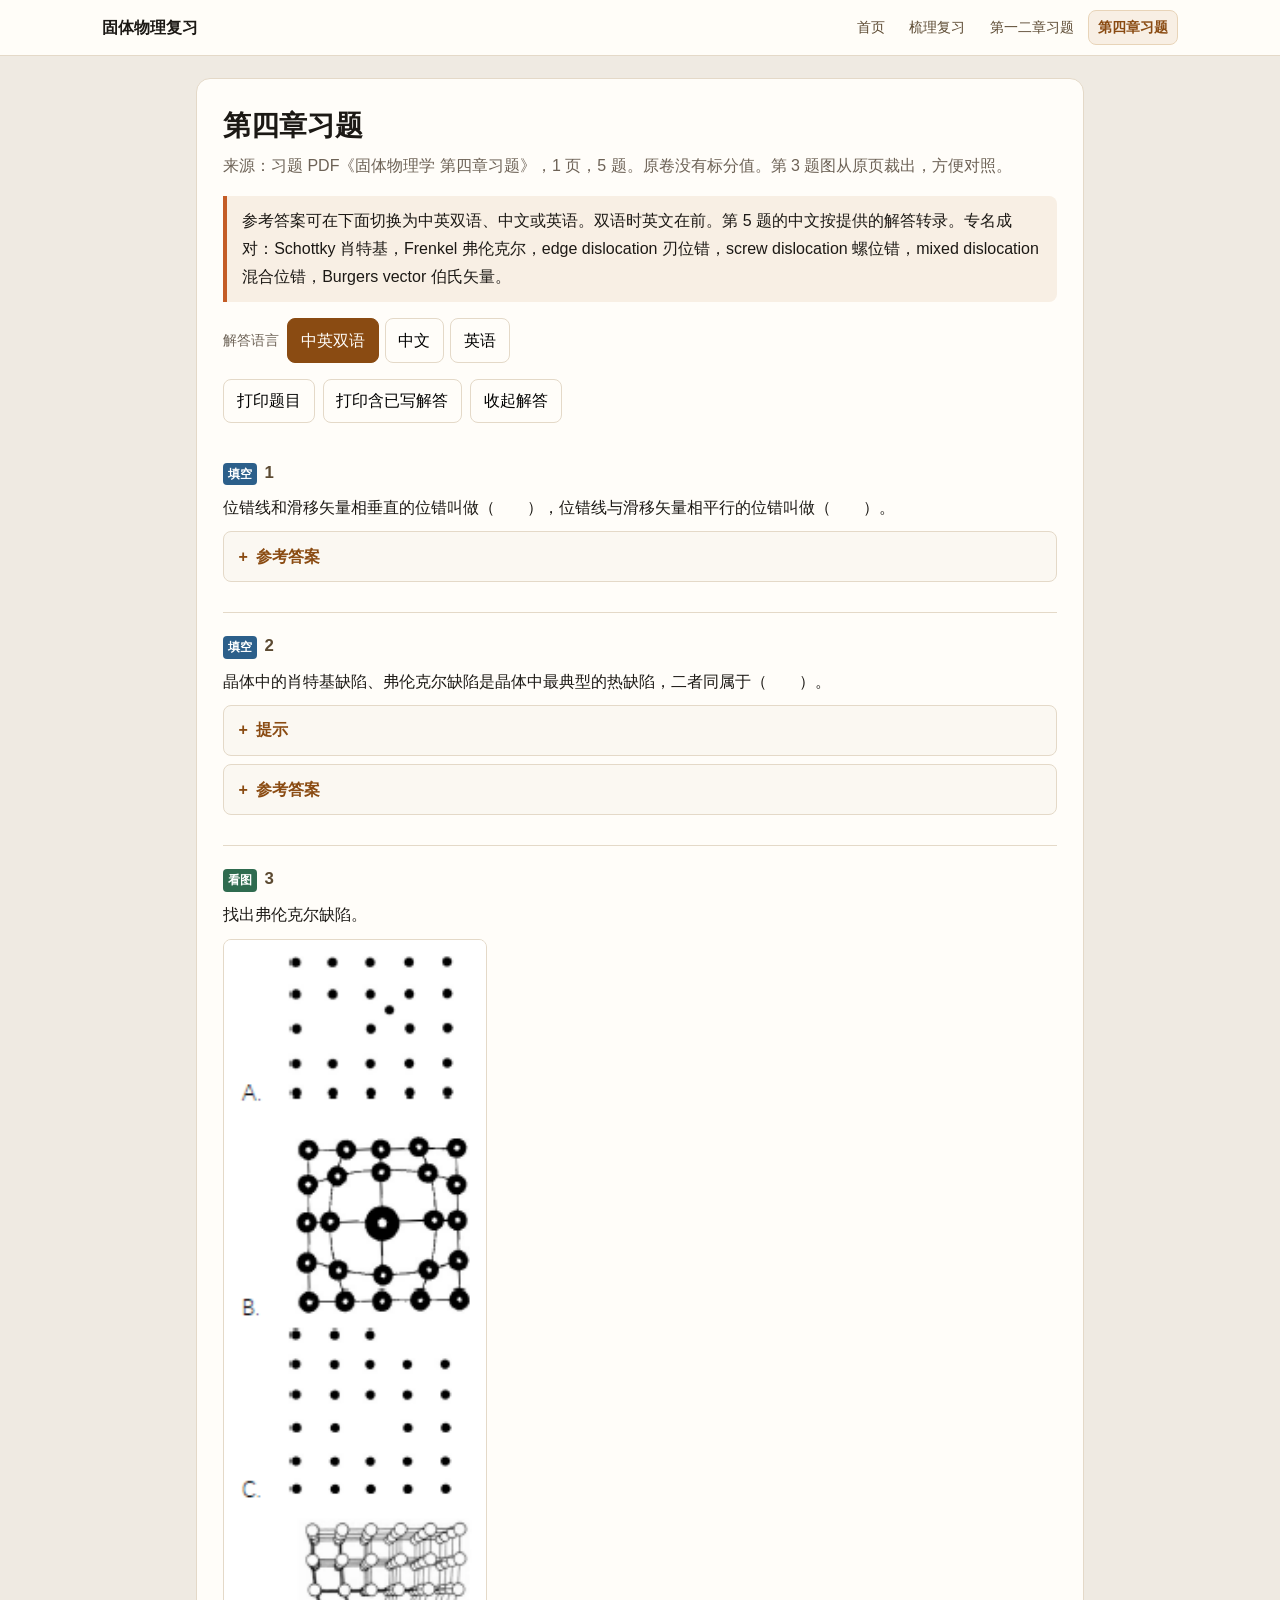
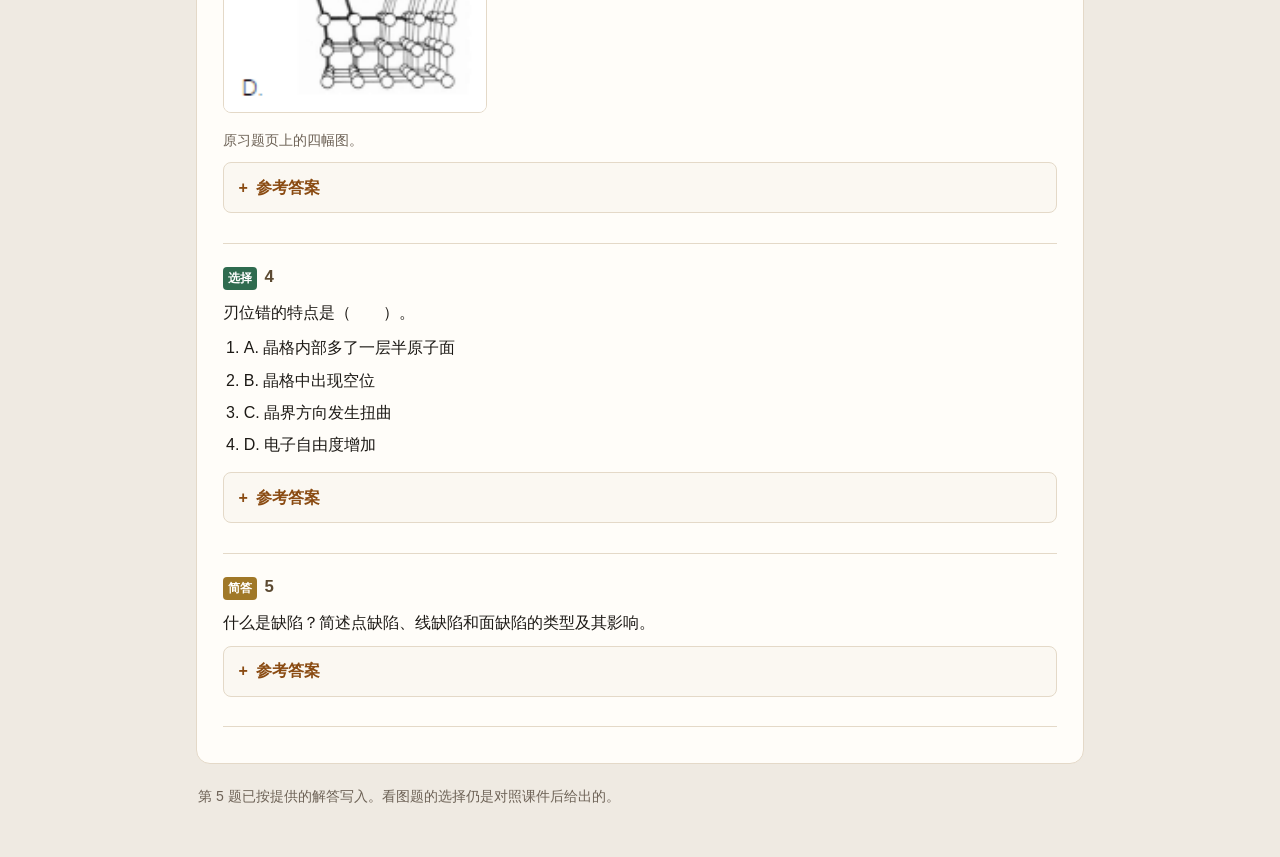
<file: ex-ch4.html>
<!DOCTYPE html>
<html lang="zh-CN">
<head>
  <meta charset="utf-8">
  <meta name="viewport" content="width=device-width, initial-scale=1">
  <title>第四章习题 · 固体物理</title>
  <script>
    try {
      var lang = localStorage.getItem("ssp-answer-lang");
      if (lang === "zh" || lang === "en" || lang === "both") document.documentElement.dataset.lang = lang;
    } catch (e) {}
  </script>
  <link rel="stylesheet" href="assets/site.css?v=20261125">
</head>
<body>
<header class="site-top" id="siteTop">
  <div class="site-top-inner">
    <a class="site-brand" href="index.html">固体物理复习</a>
    <button type="button" class="site-menu-btn" aria-expanded="false" aria-controls="siteLinks">菜单</button>
    <nav class="site-links" id="siteLinks" aria-label="站点导航">
      <a href="index.html" data-page="index.html">首页</a>
      <a href="review.html" data-page="review.html">梳理复习</a>
      <a href="ex-ch12.html" data-page="ex-ch12.html">第一二章习题</a>
      <a href="ex-ch4.html" data-page="ex-ch4.html">第四章习题</a>
    </nav>
  </div>
</header>
<main class="page">
  <article class="sheet">
    <h1>第四章习题</h1>
    <p class="muted">来源：习题 PDF《固体物理学 第四章习题》，1 页，5 题。原卷没有标分值。第 3 题图从原页裁出，方便对照。</p>
    <div class="note">参考答案可在下面切换为中英双语、中文或英语。双语时英文在前。第 5 题的中文按提供的解答转录。专名成对：Schottky 肖特基，Frenkel 弗伦克尔，edge dislocation 刃位错，screw dislocation 螺位错，mixed dislocation 混合位错，Burgers vector 伯氏矢量。</div>
    <div class="lang-switch" role="group" aria-label="解答语言">
      <span>解答语言</span>
      <button type="button" data-lang-choice="both" aria-pressed="true">中英双语</button>
      <button type="button" data-lang-choice="zh" aria-pressed="false">中文</button>
      <button type="button" data-lang-choice="en" aria-pressed="false">英语</button>
    </div>
    <div class="exam-actions">
      <button type="button" data-print="questions">打印题目</button>
      <button type="button" data-print="solutions">打印含已写解答</button>
      <button type="button" data-close-reveals>收起解答</button>
    </div>

    <section class="question" id="q1">
      <h3><span class="tag f">填空</span> 1</h3>
      <p>位错线和滑移矢量相垂直的位错叫做（　　），位错线与滑移矢量相平行的位错叫做（　　）。</p>
      <details class="reveal"><summary>参考答案</summary><div class="reveal-body">
<div class="bilingual"><div class="en"><p class="lang-label">English</p><p><strong>Edge dislocation; screw dislocation.</strong></p><p>For an edge dislocation the slides say that the dislocation line is perpendicular to the slip direction and that there is an extra half-plane of atoms. For a screw dislocation the line is parallel to the slip direction, and the slip vector lies in the slip plane. That slip vector is the Burgers vector.</p><p>Source: the Chapter 4 PDF pages “刃型位错” and “滑移引起的螺型位错”.</p></div><div class="zh"><p class="lang-label">中文</p><p><strong>刃位错（刃型位错）；螺位错（螺型位错）。</strong></p><p>课件对刃型位错写的特点是：位错线与滑移方向垂直，并多出一层半原子面。对螺型位错写的特点是：位错线与滑移方向平行，滑移矢量也在滑移面里。这里的滑移矢量就是伯氏矢量。</p><p>依据：第四章 PDF 中「刃型位错」「滑移引起的螺型位错」两页。</p></div></div>
      </div></details>
    </section>

    <section class="question" id="q2">
      <h3><span class="tag f">填空</span> 2</h3>
      <p>晶体中的肖特基缺陷、弗伦克尔缺陷是晶体中最典型的热缺陷，二者同属于（　　）。</p>
      <details class="reveal"><summary>提示</summary><div class="reveal-body"><p>题干已经称它们为热缺陷。空里要填的是按几何尺度的那一类，看缺陷涉及的是一个点、一条线，还是一个面。</p></div></details>
      <details class="reveal"><summary>参考答案</summary><div class="reveal-body">
<div class="bilingual"><div class="en"><p class="lang-label">English</p><p><strong>Point defects.</strong></p><p>The slides classify defects by size as point defects, line defects and planar defects. A Schottky defect is an atom that leaves its site for the surface, leaving a vacancy inside. A Frenkel defect is an atom that moves into an interstitial site and leaves a vacancy. Both extend over one or a few atoms, so both are point defects, and both can be produced by thermal fluctuation.</p><p>Source: the classification page at the start of the Chapter 4 PDF, and the pages that define Schottky and Frenkel defects.</p></div><div class="zh"><p class="lang-label">中文</p><p><strong>点缺陷。</strong></p><p>课件按几何尺度分成点缺陷、线缺陷和面缺陷。肖特基缺陷是原子离开格点后留在表面、晶体内部出现空位；弗伦克尔缺陷是原子进入间隙并留下空位。两者的尺度都是一个或几个原子，所以都是点缺陷，也都可以由热涨落产生。</p><p>依据：第四章 PDF 开头的分类页，以及肖特基、弗伦克尔的定义页。</p></div></div>
      </div></details>
    </section>

    <section class="question" id="q3">
      <h3><span class="tag c">看图</span> 3</h3>
      <p>找出弗伦克尔缺陷。</p>
      <div class="figure">
        <img src="assets/ex4-q3.png" alt="四种缺陷示意图，标为 A、B、C、D">
        <p class="cap">原习题页上的四幅图。</p>
      </div>
      <details class="reveal"><summary>参考答案</summary><div class="reveal-body">
<div class="bilingual"><div class="en"><p class="lang-label">English</p><p><strong>B.</strong></p><ul><li>A is a vacant lattice site, the point-defect type associated with a Schottky defect. The drawing does not show an interstitial atom.</li><li>B is an extra atom between the regular sites, an interstitial. The slides define a Frenkel defect as the pair “vacancy + interstitial”. This drawing shows only the interstitial, not the vacancy left when the atom moved. Of the four drawings, only B is an interstitial, so the choice is B.</li><li>C has an extra column of atoms above the row. That is the half-plane of an edge dislocation, a line defect.</li><li>D is two grains of different orientation meeting each other. That is a grain boundary, a planar defect.</li></ul><p>Source: the Chapter 4 PDF definitions of a Frenkel defect, an edge dislocation and a grain boundary.</p></div><div class="zh"><p class="lang-label">中文</p><p><strong>B。</strong></p><ul><li>A 是格点空位，对应肖特基缺陷那一类点缺陷，图上没有填隙原子。</li><li>B 在完整格点之间多出一个原子，是填隙原子。课件把弗伦克尔缺陷定义成「空位 + 填隙原子」这一对；这张图只画出了填隙原子，没有同时画出它离开后留下的空位。四幅图里只有 B 表示填隙，所以选 B。</li><li>C 上方多出一列原子，是刃位错的半原子面，属于线缺陷。</li><li>D 是两侧取向不同的晶粒相接，属于晶界，是面缺陷。</li></ul><p>依据：第四章 PDF 对弗伦克尔缺陷、刃位错和晶界的定义。</p></div></div>
      </div></details>
    </section>

    <section class="question" id="q4">
      <h3><span class="tag c">选择</span> 4</h3>
      <p>刃位错的特点是（　　）。</p>
      <ol class="opts">
        <li>A. 晶格内部多了一层半原子面</li>
        <li>B. 晶格中出现空位</li>
        <li>C. 晶界方向发生扭曲</li>
        <li>D. 电子自由度增加</li>
      </ol>
      <details class="reveal"><summary>参考答案</summary><div class="reveal-body">
<div class="bilingual"><div class="en"><p class="lang-label">English</p><p><strong>A.</strong></p><p>An edge dislocation is a line defect: an extra half-plane sits at the boundary between the slipped and unslipped regions, and the dislocation line is perpendicular to the slip direction. B is a vacancy, a point defect. C describes a grain boundary, a planar defect. D is not a geometric feature of a dislocation.</p><p>Source: Chapter 4 PDF, “刃型位错与它的滑移过程”.</p></div><div class="zh"><p class="lang-label">中文</p><p><strong>A。</strong></p><p>刃位错是线缺陷：已滑移区和未滑移区的边界处多出半个原子面，位错线与滑移方向垂直。B 是点缺陷里的空位。C 描述的是晶界一类面缺陷。D 不是位错的几何特征。</p><p>依据：第四章 PDF「刃型位错与它的滑移过程」。</p></div></div>
      </div></details>
    </section>

    <section class="question" id="q5">
      <h3><span class="tag s">简答</span> 5</h3>
      <p>什么是缺陷？简述点缺陷、线缺陷和面缺陷的类型及其影响。</p>
      <details class="reveal"><summary>参考答案</summary><div class="reveal-body">
<div class="bilingual"><div class="en"><p class="lang-label">English</p><p>A crystal defect is a region in a real crystal where the atomic arrangement departs from the ideal, complete, periodic lattice.</p>
<p>(1) Point defects. All three dimensions are very small, and the disturbance is confined to the neighborhood of individual lattice sites. Types: Schottky defects, Frenkel defects, interstitial atoms and impurity atoms. Effects: they distort the lattice, raise the rate of atomic diffusion, and change the resistivity and density; they are important for color, luminescence, diffusion and phase changes.</p>
<p>(2) Line defects. These are one-dimensional: they extend a long way in one direction and are very small in the other two. The main example is the dislocation. Types: edge dislocations, screw dislocations and mixed dislocations. Effects: they determine plastic slip and deformation and affect the strength of the crystal; they have a large effect on yielding, work hardening and diffusion.</p>
<p>(3) Planar defects. These are two-dimensional: they extend in two directions and are very thin in the third. Types: grain boundaries, subgrain boundaries, stacking faults, phase boundaries, surfaces, and so on. Effects: they block dislocation motion, so refining the grains can raise the strength; they are fast paths for atomic diffusion; they affect corrosion, phase changes and recrystallization.</p></div><div class="zh"><p class="lang-label">中文</p><p>晶体缺陷：实际晶体中，原子排列偏离理想完整周期性点阵结构的区域，称为晶体缺陷。</p>
<p>①点缺陷：三维尺度都很小，局限于个别格点附近。类型：肖特基缺陷、弗伦克尔缺陷、间隙原子、杂质原子。影响：造成晶格畸变；提高原子扩散速率；影响晶体的电阻率、密度；对晶体颜色、发光、扩散、相变有重要作用。</p>
<p>②线缺陷：一维缺陷，在一个方向延伸很长，另外两个方向尺度很小，主要就是位错。类型：刃位错、螺位错、混合位错。影响：决定晶体塑性滑移、形变；影响晶体强度；对晶体的屈服、加工硬化、扩散都有很大影响。</p>
<p>③面缺陷：二维缺陷，在两个方向上延伸，第三个方向很薄。类型：晶界、亚晶界、堆垛层错、相界、表面等。影响：阻碍位错运动，细化晶粒可以提高材料强度；是原子快速扩散通道；会影响材料的腐蚀、相变、再结晶行为。</p></div></div>
<p class="cap en">The Chinese wording follows the supplied solution. Schottky and Frenkel stay paired with 肖特基 and 弗伦克尔; the dislocation names stay 刃位错, 螺位错 and 混合位错.</p><p class="cap zh">中文按提供的解答转录。英文是这段话的对应表述；Schottky、Frenkel 仍译作肖特基、弗伦克尔，位错类型用刃位错、螺位错、混合位错。</p>
</div></details>
    </section>
  </article>
</main>
<footer class="site-footer">第 5 题已按提供的解答写入。看图题的选择仍是对照课件后给出的。</footer>
<script src="assets/site.js?v=20261125"></script>
</body>
</html>
</file>
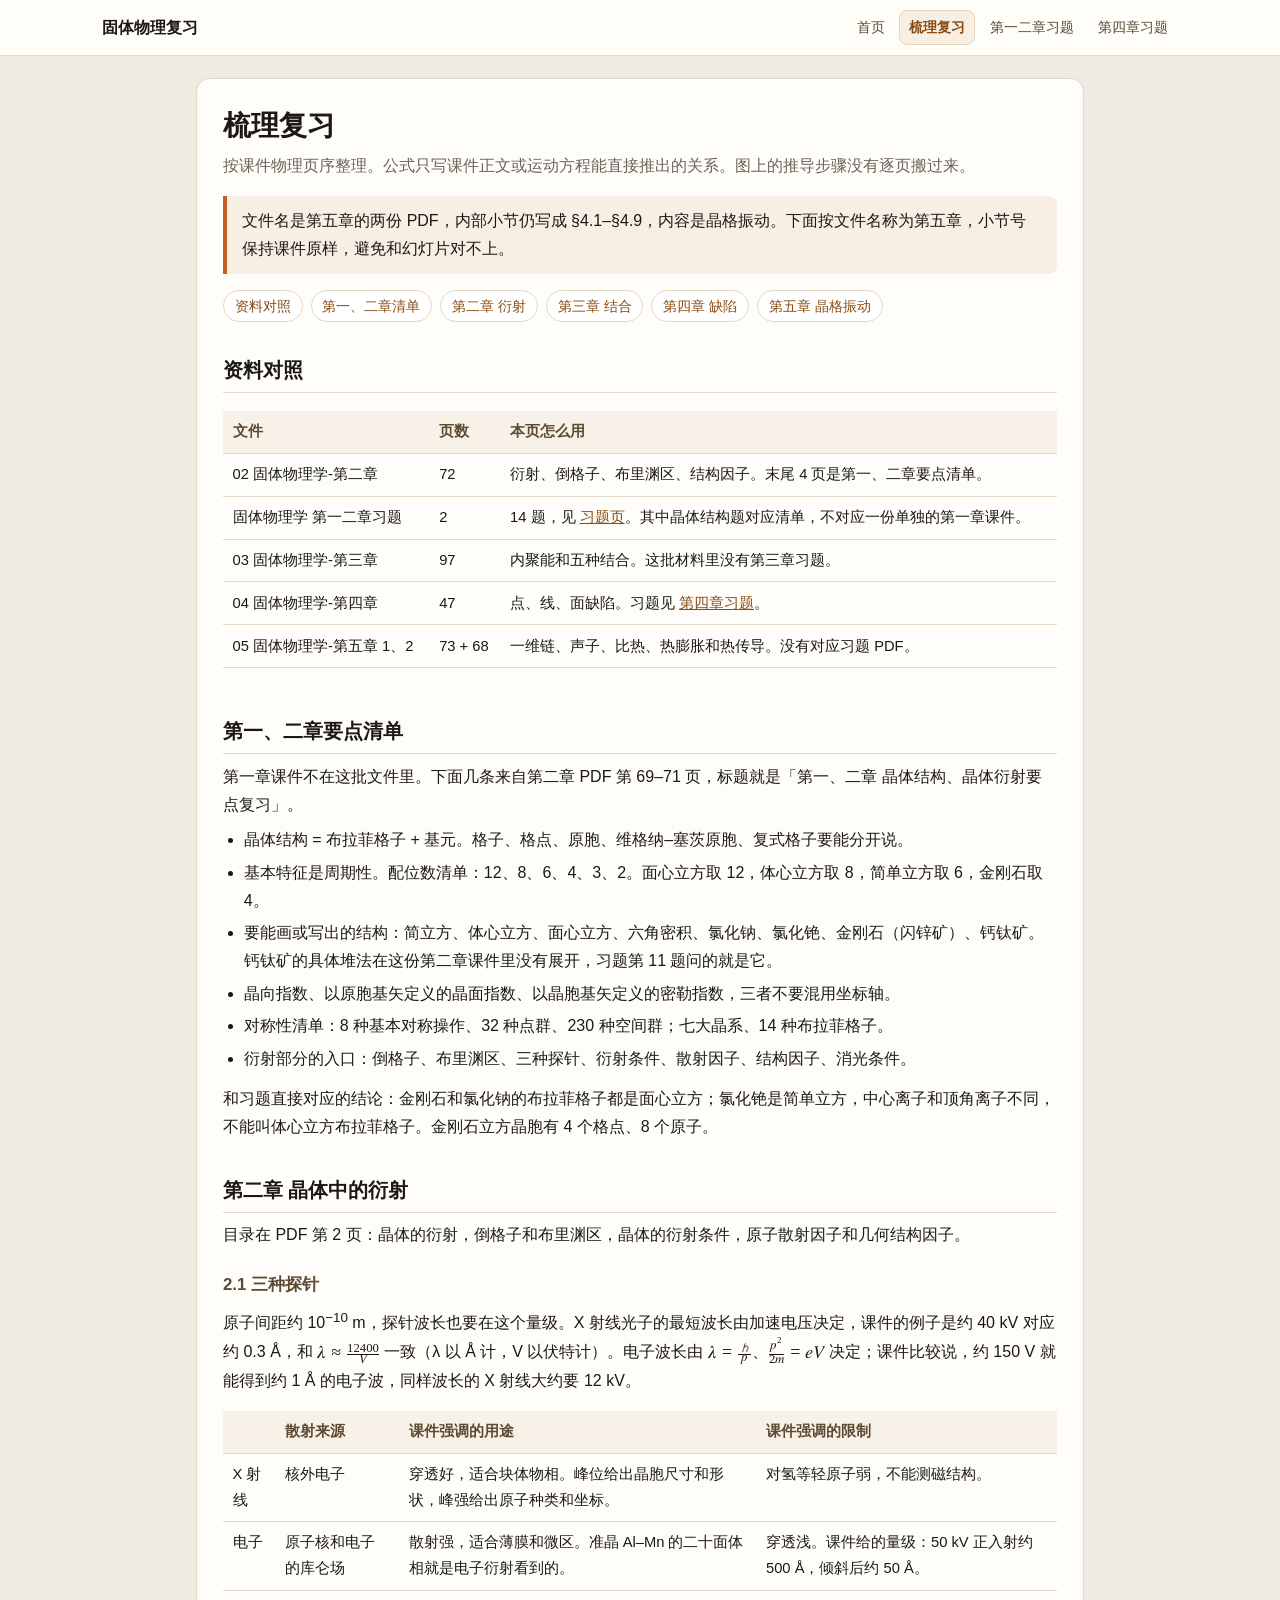
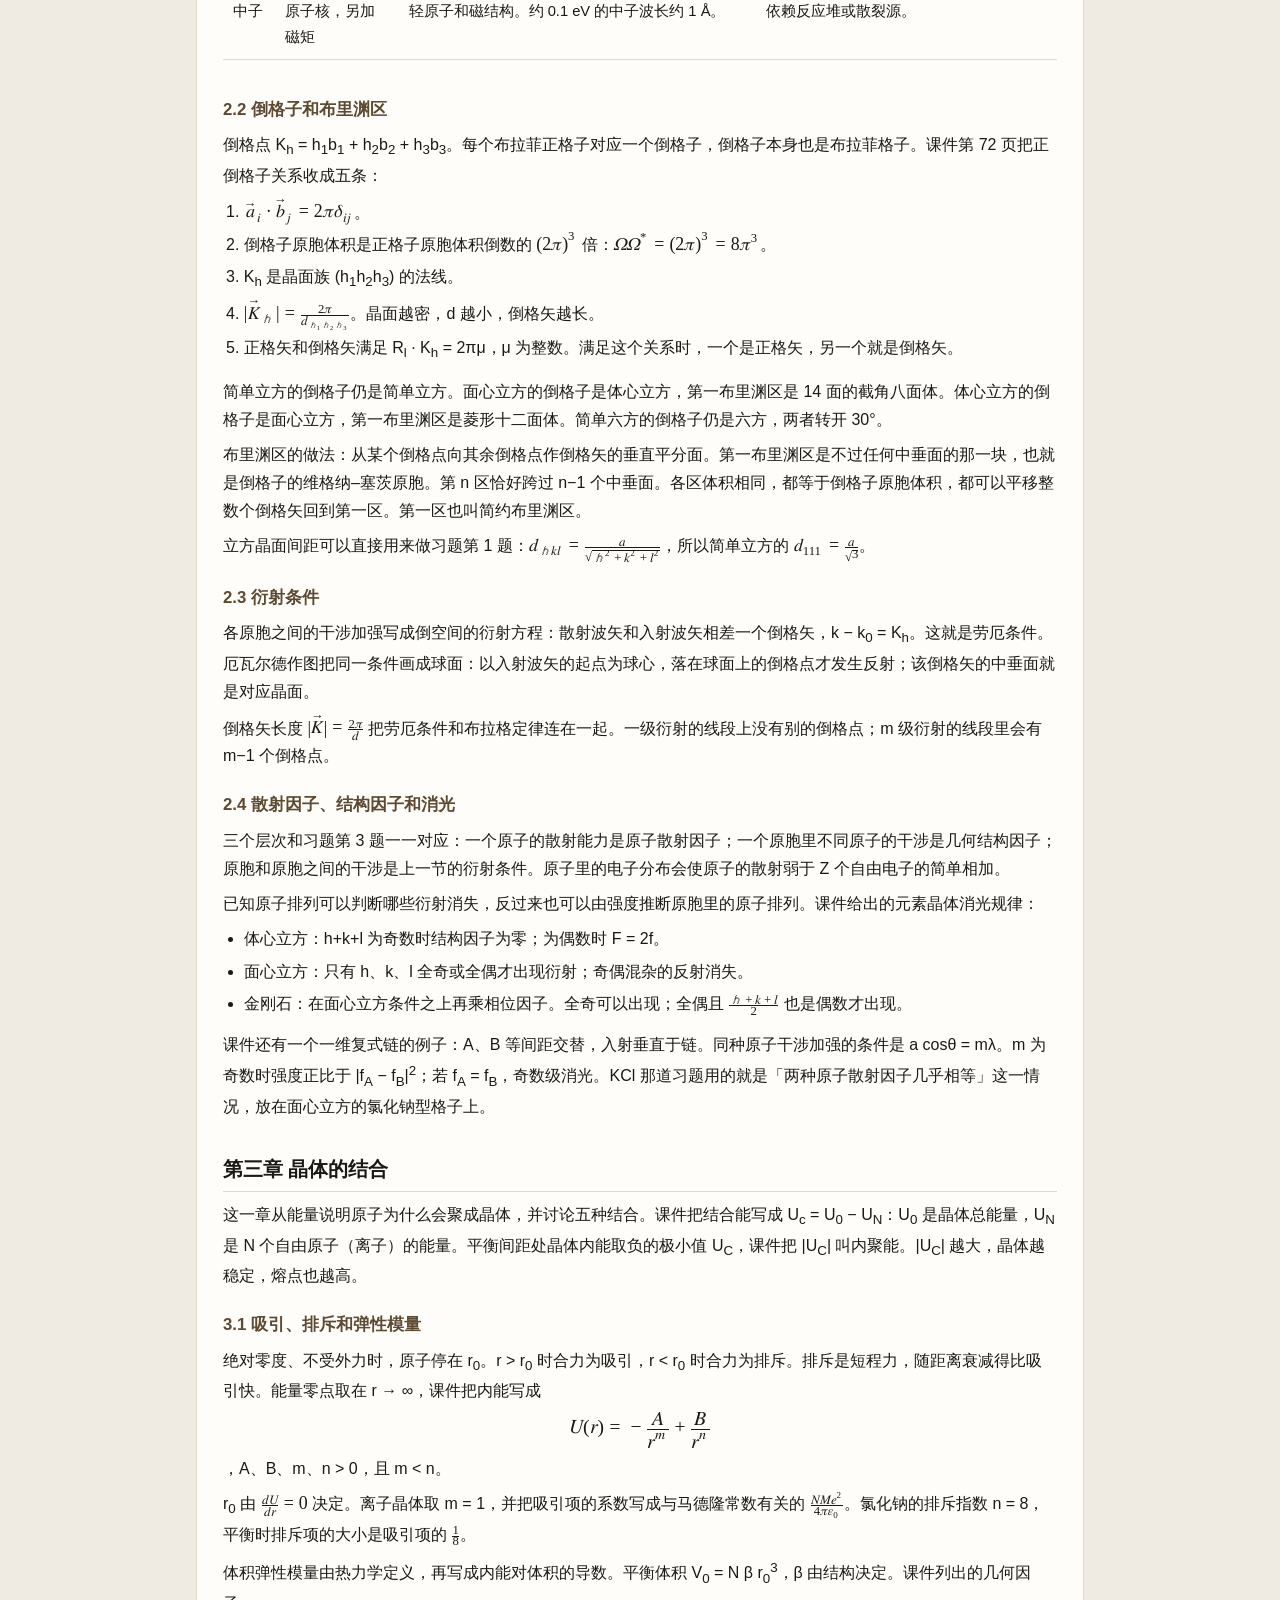
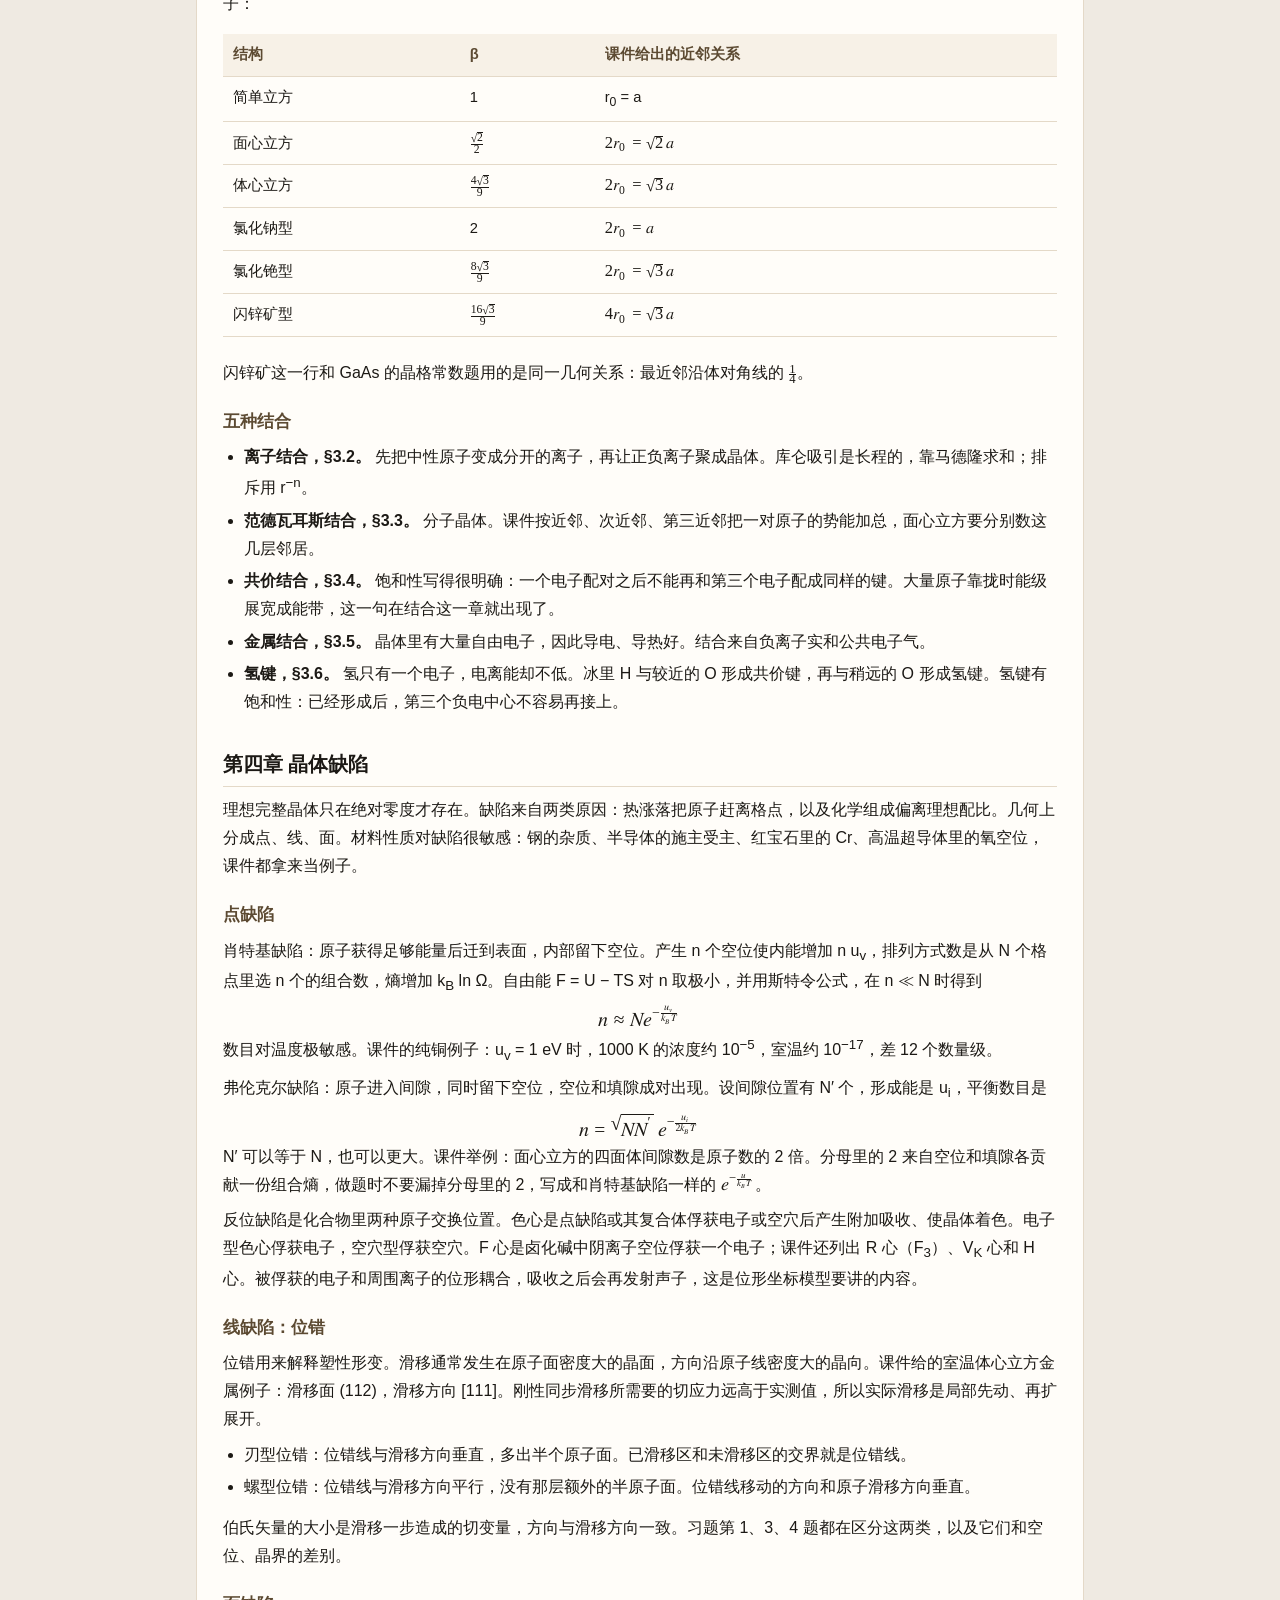
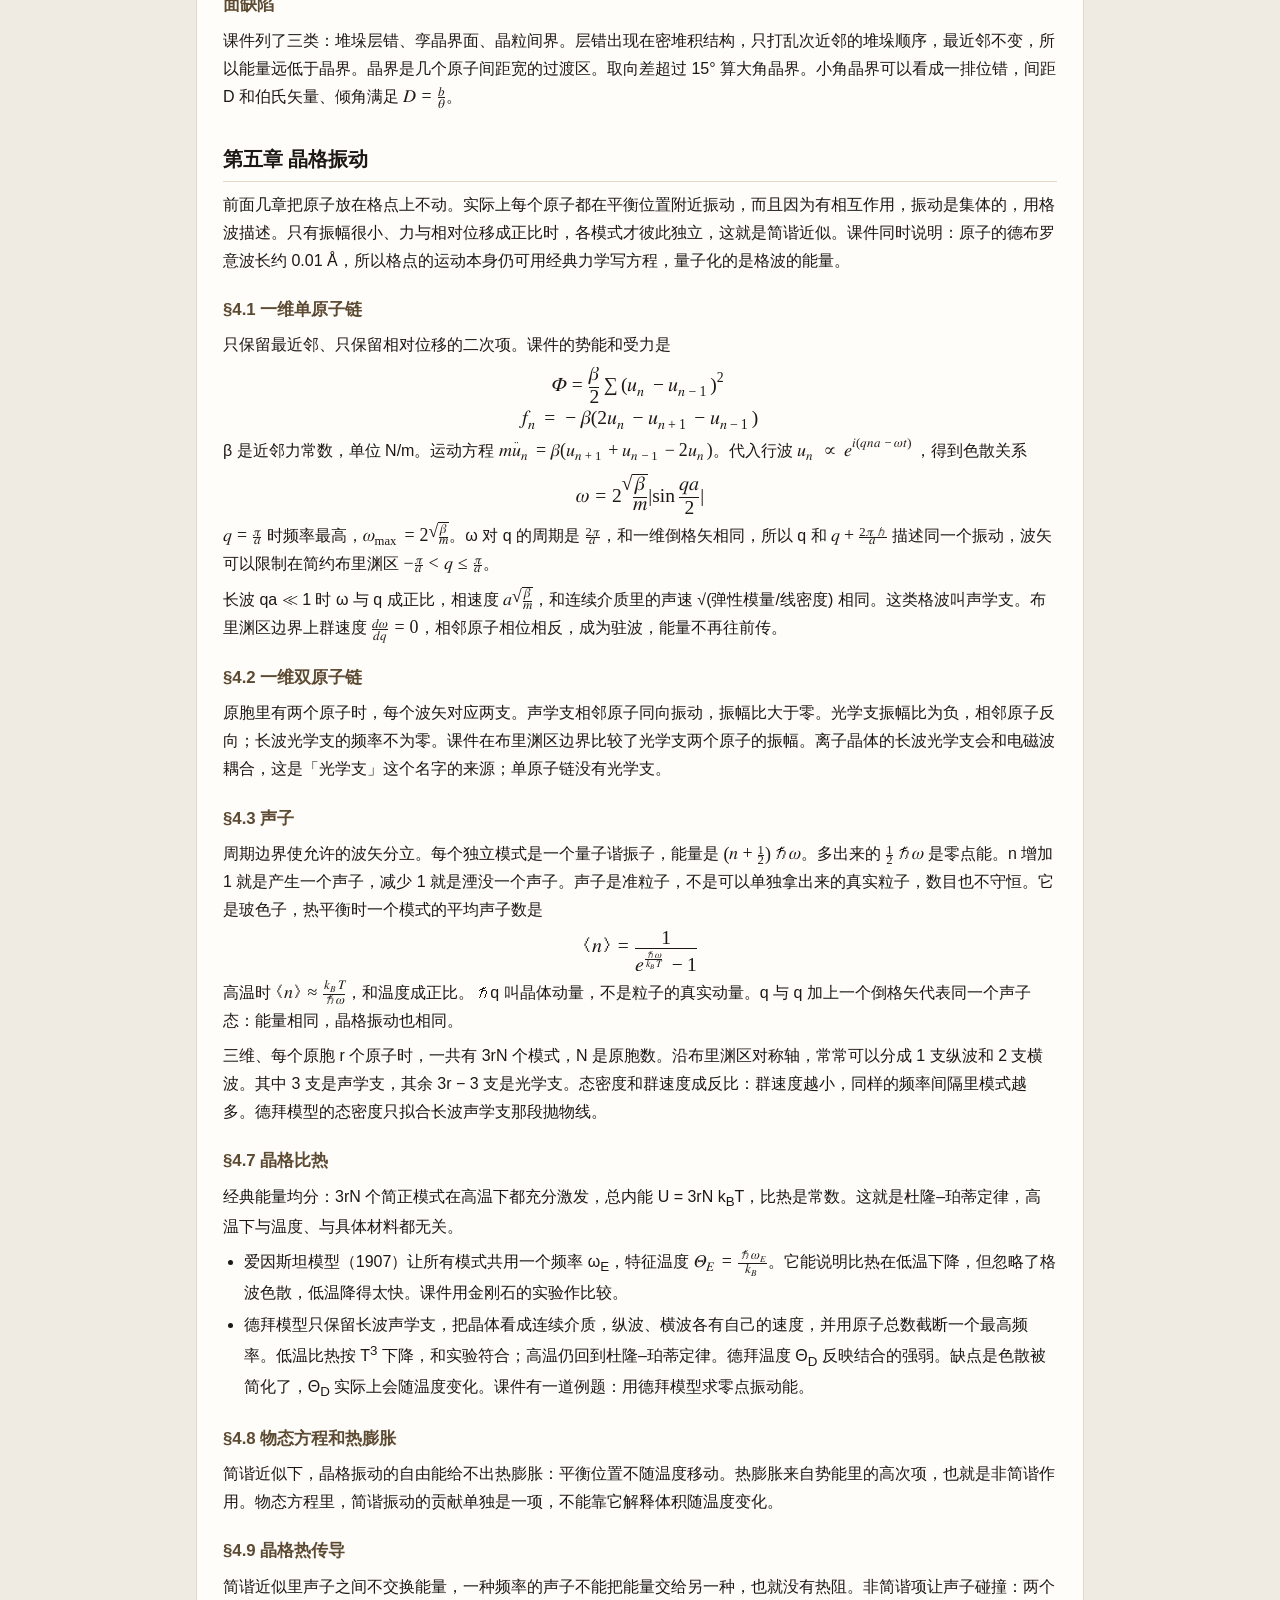
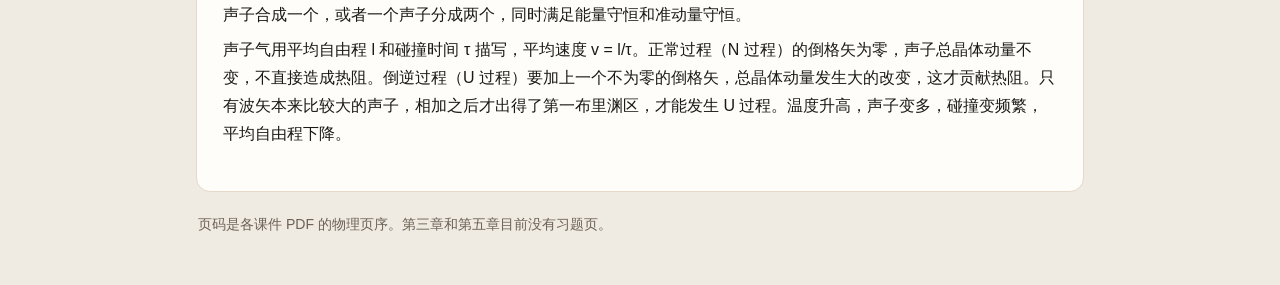
<file: review.html>
<!DOCTYPE html>
<html lang="zh-CN">
<head>
  <meta charset="utf-8">
  <meta name="viewport" content="width=device-width, initial-scale=1">
  <title>梳理复习 · 固体物理</title>
  <link rel="stylesheet" href="assets/site.css?v=20261125">
</head>
<body>
<header class="site-top" id="siteTop">
  <div class="site-top-inner">
    <a class="site-brand" href="index.html">固体物理复习</a>
    <button type="button" class="site-menu-btn" aria-expanded="false" aria-controls="siteLinks">菜单</button>
    <nav class="site-links" id="siteLinks" aria-label="站点导航">
      <a href="index.html" data-page="index.html">首页</a>
      <a href="review.html" data-page="review.html">梳理复习</a>
      <a href="ex-ch12.html" data-page="ex-ch12.html">第一二章习题</a>
      <a href="ex-ch4.html" data-page="ex-ch4.html">第四章习题</a>
    </nav>
  </div>
</header>
<main class="page">
  <article class="sheet">
    <h1>梳理复习</h1>
    <p class="lead">按课件物理页序整理。公式只写课件正文或运动方程能直接推出的关系。图上的推导步骤没有逐页搬过来。</p>
    <div class="note">文件名是第五章的两份 PDF，内部小节仍写成 §4.1–§4.9，内容是晶格振动。下面按文件名称为第五章，小节号保持课件原样，避免和幻灯片对不上。</div>
    <nav class="toc" aria-label="章节">
      <a href="#map">资料对照</a>
      <a href="#ch12">第一、二章清单</a>
      <a href="#ch2">第二章 衍射</a>
      <a href="#ch3">第三章 结合</a>
      <a href="#ch4">第四章 缺陷</a>
      <a href="#ch5">第五章 晶格振动</a>
    </nav>

    <h2 id="map">资料对照</h2>
    <div class="table-scroll">
      <table>
        <thead><tr><th>文件</th><th>页数</th><th>本页怎么用</th></tr></thead>
        <tbody>
          <tr><td>02 固体物理学-第二章</td><td>72</td><td>衍射、倒格子、布里渊区、结构因子。末尾 4 页是第一、二章要点清单。</td></tr>
          <tr><td>固体物理学 第一二章习题</td><td>2</td><td>14 题，见 <a href="ex-ch12.html">习题页</a>。其中晶体结构题对应清单，不对应一份单独的第一章课件。</td></tr>
          <tr><td>03 固体物理学-第三章</td><td>97</td><td>内聚能和五种结合。这批材料里没有第三章习题。</td></tr>
          <tr><td>04 固体物理学-第四章</td><td>47</td><td>点、线、面缺陷。习题见 <a href="ex-ch4.html">第四章习题</a>。</td></tr>
          <tr><td>05 固体物理学-第五章 1、2</td><td>73 + 68</td><td>一维链、声子、比热、热膨胀和热传导。没有对应习题 PDF。</td></tr>
        </tbody>
      </table>
    </div>

    <h2 id="ch12">第一、二章要点清单</h2>
    <p>第一章课件不在这批文件里。下面几条来自第二章 PDF 第 69–71 页，标题就是「第一、二章 晶体结构、晶体衍射要点复习」。</p>
    <ul>
      <li>晶体结构 = 布拉菲格子 + 基元。格子、格点、原胞、维格纳–塞茨原胞、复式格子要能分开说。</li>
      <li>基本特征是周期性。配位数清单：12、8、6、4、3、2。面心立方取 12，体心立方取 8，简单立方取 6，金刚石取 4。</li>
      <li>要能画或写出的结构：简立方、体心立方、面心立方、六角密积、氯化钠、氯化铯、金刚石（闪锌矿）、钙钛矿。钙钛矿的具体堆法在这份第二章课件里没有展开，习题第 11 题问的就是它。</li>
      <li>晶向指数、以原胞基矢定义的晶面指数、以晶胞基矢定义的密勒指数，三者不要混用坐标轴。</li>
      <li>对称性清单：8 种基本对称操作、32 种点群、230 种空间群；七大晶系、14 种布拉菲格子。</li>
      <li>衍射部分的入口：倒格子、布里渊区、三种探针、衍射条件、散射因子、结构因子、消光条件。</li>
    </ul>
    <p>和习题直接对应的结论：金刚石和氯化钠的布拉菲格子都是面心立方；氯化铯是简单立方，中心离子和顶角离子不同，不能叫体心立方布拉菲格子。金刚石立方晶胞有 4 个格点、8 个原子。</p>

    <h2 id="ch2">第二章 晶体中的衍射</h2>
    <p>目录在 PDF 第 2 页：晶体的衍射，倒格子和布里渊区，晶体的衍射条件，原子散射因子和几何结构因子。</p>

    <h3>2.1 三种探针</h3>
    <p>原子间距约 10<sup>−10</sup> m，探针波长也要在这个量级。X 射线光子的最短波长由加速电压决定，课件的例子是约 40 kV 对应约 0.3 Å，和 <span class="math-inline"><math xmlns="http://www.w3.org/1998/Math/MathML" display="inline"><mrow><mi>λ</mi><mo>≈</mo><mfrac><mrow><mn>12400</mn></mrow><mrow><mi>V</mi></mrow></mfrac></mrow></math></span> 一致（λ 以 Å 计，V 以伏特计）。电子波长由 <span class="math-inline"><math xmlns="http://www.w3.org/1998/Math/MathML" display="inline"><mrow><mi>λ</mi><mo>=</mo><mfrac><mrow><mi>h</mi></mrow><mrow><mi>p</mi></mrow></mfrac></mrow></math></span>、<span class="math-inline"><math xmlns="http://www.w3.org/1998/Math/MathML" display="inline"><mrow><mfrac><mrow><msup><mi>p</mi><mrow><mn>2</mn></mrow></msup></mrow><mrow><mn>2</mn><mi>m</mi></mrow></mfrac><mo>=</mo><mi>e</mi><mi>V</mi></mrow></math></span> 决定；课件比较说，约 150 V 就能得到约 1 Å 的电子波，同样波长的 X 射线大约要 12 kV。</p>
    <div class="table-scroll">
      <table>
        <thead><tr><th></th><th>散射来源</th><th>课件强调的用途</th><th>课件强调的限制</th></tr></thead>
        <tbody>
          <tr><td>X 射线</td><td>核外电子</td><td>穿透好，适合块体物相。峰位给出晶胞尺寸和形状，峰强给出原子种类和坐标。</td><td>对氢等轻原子弱，不能测磁结构。</td></tr>
          <tr><td>电子</td><td>原子核和电子的库仑场</td><td>散射强，适合薄膜和微区。准晶 Al–Mn 的二十面体相就是电子衍射看到的。</td><td>穿透浅。课件给的量级：50 kV 正入射约 500 Å，倾斜后约 50 Å。</td></tr>
          <tr><td>中子</td><td>原子核，另加磁矩</td><td>轻原子和磁结构。约 0.1 eV 的中子波长约 1 Å。</td><td>依赖反应堆或散裂源。</td></tr>
        </tbody>
      </table>
    </div>

    <h3>2.2 倒格子和布里渊区</h3>
    <p>倒格点 K<sub>h</sub> = h<sub>1</sub>b<sub>1</sub> + h<sub>2</sub>b<sub>2</sub> + h<sub>3</sub>b<sub>3</sub>。每个布拉菲正格子对应一个倒格子，倒格子本身也是布拉菲格子。课件第 72 页把正倒格子关系收成五条：</p>
    <ol>
      <li><span class="math-inline"><math xmlns="http://www.w3.org/1998/Math/MathML" display="inline"><mrow><msub><mover><mrow><mi>a</mi></mrow><mo stretchy="true">→</mo></mover><mrow><mi>i</mi></mrow></msub><mo>·</mo><msub><mover><mrow><mi>b</mi></mrow><mo stretchy="true">→</mo></mover><mrow><mi>j</mi></mrow></msub><mo>=</mo><mn>2</mn><mi>π</mi><msub><mi>δ</mi><mrow><mi>i</mi><mi>j</mi></mrow></msub></mrow></math></span>。</li>
      <li>倒格子原胞体积是正格子原胞体积倒数的 <span class="math-inline"><math xmlns="http://www.w3.org/1998/Math/MathML" display="inline"><mrow><msup><mrow><mo stretchy="true" fence="true" form="prefix">&#x00028;</mo><mn>2</mn><mi>&#x003C0;</mi><mo stretchy="true" fence="true" form="postfix">&#x00029;</mo></mrow><mrow><mn>3</mn></mrow></msup></mrow></math></span> 倍：<span class="math-inline"><math xmlns="http://www.w3.org/1998/Math/MathML" display="inline"><mrow><mi>Ω</mi><msup><mi>Ω</mi><mrow><mo>*</mo></mrow></msup><mo>=</mo><msup><mrow><mo stretchy="true" fence="true" form="prefix">(</mo><mn>2</mn><mi>π</mi><mo stretchy="true" fence="true" form="postfix">)</mo></mrow><mrow><mn>3</mn></mrow></msup><mo>=</mo><mn>8</mn><msup><mi>π</mi><mrow><mn>3</mn></mrow></msup></mrow></math></span>。</li>
      <li>K<sub>h</sub> 是晶面族 (h<sub>1</sub>h<sub>2</sub>h<sub>3</sub>) 的法线。</li>
      <li><span class="math-inline"><math xmlns="http://www.w3.org/1998/Math/MathML" display="inline"><mrow><mrow><mo stretchy="true" fence="true" form="prefix">|</mo><msub><mover><mrow><mi>K</mi></mrow><mo stretchy="true">→</mo></mover><mrow><mi>h</mi></mrow></msub><mo stretchy="true" fence="true" form="postfix">|</mo></mrow><mo>=</mo><mfrac><mrow><mn>2</mn><mi>π</mi></mrow><mrow><msub><mi>d</mi><mrow><msub><mi>h</mi><mrow><mn>1</mn></mrow></msub><msub><mi>h</mi><mrow><mn>2</mn></mrow></msub><msub><mi>h</mi><mrow><mn>3</mn></mrow></msub></mrow></msub></mrow></mfrac></mrow></math></span>。晶面越密，d 越小，倒格矢越长。</li>
      <li>正格矢和倒格矢满足 R<sub>l</sub> · K<sub>h</sub> = 2πμ，μ 为整数。满足这个关系时，一个是正格矢，另一个就是倒格矢。</li>
    </ol>
    <p>简单立方的倒格子仍是简单立方。面心立方的倒格子是体心立方，第一布里渊区是 14 面的截角八面体。体心立方的倒格子是面心立方，第一布里渊区是菱形十二面体。简单六方的倒格子仍是六方，两者转开 30°。</p>
    <p>布里渊区的做法：从某个倒格点向其余倒格点作倒格矢的垂直平分面。第一布里渊区是不过任何中垂面的那一块，也就是倒格子的维格纳–塞茨原胞。第 n 区恰好跨过 n−1 个中垂面。各区体积相同，都等于倒格子原胞体积，都可以平移整数个倒格矢回到第一区。第一区也叫简约布里渊区。</p>
    <p>立方晶面间距可以直接用来做习题第 1 题：<span class="math-inline"><math xmlns="http://www.w3.org/1998/Math/MathML" display="inline"><mrow><msub><mi>d</mi><mrow><mi>h</mi><mi>k</mi><mi>l</mi></mrow></msub><mo>=</mo><mfrac><mrow><mi>a</mi></mrow><mrow><msqrt><mrow><msup><mi>h</mi><mrow><mn>2</mn></mrow></msup><mo>+</mo><msup><mi>k</mi><mrow><mn>2</mn></mrow></msup><mo>+</mo><msup><mi>l</mi><mrow><mn>2</mn></mrow></msup></mrow></msqrt></mrow></mfrac></mrow></math></span>，所以简单立方的 <span class="math-inline"><math xmlns="http://www.w3.org/1998/Math/MathML" display="inline"><mrow><msub><mi>d</mi><mrow><mn>111</mn></mrow></msub><mo>=</mo><mfrac><mrow><mi>a</mi></mrow><mrow><msqrt><mrow><mn>3</mn></mrow></msqrt></mrow></mfrac></mrow></math></span>。</p>

    <h3>2.3 衍射条件</h3>
    <p>各原胞之间的干涉加强写成倒空间的衍射方程：散射波矢和入射波矢相差一个倒格矢，k − k<sub>0</sub> = K<sub>h</sub>。这就是劳厄条件。厄瓦尔德作图把同一条件画成球面：以入射波矢的起点为球心，落在球面上的倒格点才发生反射；该倒格矢的中垂面就是对应晶面。</p>
    <p>倒格矢长度 <span class="math-inline"><math xmlns="http://www.w3.org/1998/Math/MathML" display="inline"><mrow><mrow><mo stretchy="true" fence="true" form="prefix">|</mo><mover><mrow><mi>K</mi></mrow><mo stretchy="true">→</mo></mover><mo stretchy="true" fence="true" form="postfix">|</mo></mrow><mo>=</mo><mfrac><mrow><mn>2</mn><mi>π</mi></mrow><mrow><mi>d</mi></mrow></mfrac></mrow></math></span> 把劳厄条件和布拉格定律连在一起。一级衍射的线段上没有别的倒格点；m 级衍射的线段里会有 m−1 个倒格点。</p>

    <h3>2.4 散射因子、结构因子和消光</h3>
    <p>三个层次和习题第 3 题一一对应：一个原子的散射能力是原子散射因子；一个原胞里不同原子的干涉是几何结构因子；原胞和原胞之间的干涉是上一节的衍射条件。原子里的电子分布会使原子的散射弱于 Z 个自由电子的简单相加。</p>
    <p>已知原子排列可以判断哪些衍射消失，反过来也可以由强度推断原胞里的原子排列。课件给出的元素晶体消光规律：</p>
    <ul>
      <li>体心立方：h+k+l 为奇数时结构因子为零；为偶数时 F = 2f。</li>
      <li>面心立方：只有 h、k、l 全奇或全偶才出现衍射；奇偶混杂的反射消失。</li>
      <li>金刚石：在面心立方条件之上再乘相位因子。全奇可以出现；全偶且 <span class="math-inline"><math xmlns="http://www.w3.org/1998/Math/MathML" display="inline"><mrow><mfrac><mrow><mi>h</mi><mo>+</mo><mi>k</mi><mo>+</mo><mi>l</mi></mrow><mrow><mn>2</mn></mrow></mfrac></mrow></math></span> 也是偶数才出现。</li>
    </ul>
    <p>课件还有一个一维复式链的例子：A、B 等间距交替，入射垂直于链。同种原子干涉加强的条件是 a cosθ = mλ。m 为奇数时强度正比于 |f<sub>A</sub> − f<sub>B</sub>|<sup>2</sup>；若 f<sub>A</sub> = f<sub>B</sub>，奇数级消光。KCl 那道习题用的就是「两种原子散射因子几乎相等」这一情况，放在面心立方的氯化钠型格子上。</p>

    <h2 id="ch3">第三章 晶体的结合</h2>
    <p>这一章从能量说明原子为什么会聚成晶体，并讨论五种结合。课件把结合能写成 U<sub>c</sub> = U<sub>0</sub> − U<sub>N</sub>：U<sub>0</sub> 是晶体总能量，U<sub>N</sub> 是 N 个自由原子（离子）的能量。平衡间距处晶体内能取负的极小值 U<sub>C</sub>，课件把 |U<sub>C</sub>| 叫内聚能。|U<sub>C</sub>| 越大，晶体越稳定，熔点也越高。</p>

    <h3>3.1 吸引、排斥和弹性模量</h3>
    <p>绝对零度、不受外力时，原子停在 r<sub>0</sub>。r &gt; r<sub>0</sub> 时合力为吸引，r &lt; r<sub>0</sub> 时合力为排斥。排斥是短程力，随距离衰减得比吸引快。能量零点取在 r → ∞，课件把内能写成</p>
    <div class="math-display"><math xmlns="http://www.w3.org/1998/Math/MathML" display="block"><mrow><mi>U</mi><mo stretchy="false">(</mo><mi>r</mi><mo stretchy="false">)</mo><mo>=</mo><mo>−</mo><mfrac><mrow><mi>A</mi></mrow><mrow><msup><mi>r</mi><mrow><mi>m</mi></mrow></msup></mrow></mfrac><mo>+</mo><mfrac><mrow><mi>B</mi></mrow><mrow><msup><mi>r</mi><mrow><mi>n</mi></mrow></msup></mrow></mfrac></mrow></math></div>，A、B、m、n &gt; 0，且 m &lt; n。</p>
    <p>r<sub>0</sub> 由 <span class="math-inline"><math xmlns="http://www.w3.org/1998/Math/MathML" display="inline"><mrow><mfrac><mrow><mi>&#x00064;</mi><mi>U</mi></mrow><mrow><mi>&#x00064;</mi><mi>r</mi></mrow></mfrac><mo>&#x0003D;</mo><mn>0</mn></mrow></math></span> 决定。离子晶体取 m = 1，并把吸引项的系数写成与马德隆常数有关的 <span class="math-inline"><math xmlns="http://www.w3.org/1998/Math/MathML" display="inline"><mrow><mfrac><mrow><mi>N</mi><mi>M</mi><msup><mi>e</mi><mrow><mn>2</mn></mrow></msup></mrow><mrow><mn>4</mn><mi>&#x003C0;</mi><msub><mi>&#x003B5;</mi><mrow><mn>0</mn></mrow></msub></mrow></mfrac></mrow></math></span>。氯化钠的排斥指数 n = 8，平衡时排斥项的大小是吸引项的 <span class="math-inline"><math xmlns="http://www.w3.org/1998/Math/MathML" display="inline"><mrow><mfrac><mrow><mn>1</mn></mrow><mrow><mn>8</mn></mrow></mfrac></mrow></math></span>。</p>
    <p>体积弹性模量由热力学定义，再写成内能对体积的导数。平衡体积 V<sub>0</sub> = N β r<sub>0</sub><sup>3</sup>，β 由结构决定。课件列出的几何因子：</p>
    <div class="table-scroll">
      <table>
        <thead><tr><th>结构</th><th>β</th><th>课件给出的近邻关系</th></tr></thead>
        <tbody>
          <tr><td>简单立方</td><td>1</td><td>r<sub>0</sub> = a</td></tr>
          <tr><td>面心立方</td><td><span class="math-inline"><math xmlns="http://www.w3.org/1998/Math/MathML" display="inline"><mrow><mfrac><mrow><msqrt><mrow><mn>2</mn></mrow></msqrt></mrow><mrow><mn>2</mn></mrow></mfrac></mrow></math></span></td><td><span class="math-inline"><math xmlns="http://www.w3.org/1998/Math/MathML" display="inline"><mrow><mn>2</mn><msub><mi>r</mi><mrow><mn>0</mn></mrow></msub><mo>=</mo><msqrt><mrow><mn>2</mn></mrow></msqrt><mspace width="0.167em" /><mi>a</mi></mrow></math></span></td></tr>
          <tr><td>体心立方</td><td><span class="math-inline"><math xmlns="http://www.w3.org/1998/Math/MathML" display="inline"><mrow><mfrac><mrow><mn>4</mn><msqrt><mrow><mn>3</mn></mrow></msqrt></mrow><mrow><mn>9</mn></mrow></mfrac></mrow></math></span></td><td><span class="math-inline"><math xmlns="http://www.w3.org/1998/Math/MathML" display="inline"><mrow><mn>2</mn><msub><mi>r</mi><mrow><mn>0</mn></mrow></msub><mo>=</mo><msqrt><mrow><mn>3</mn></mrow></msqrt><mspace width="0.167em" /><mi>a</mi></mrow></math></span></td></tr>
          <tr><td>氯化钠型</td><td>2</td><td><span class="math-inline"><math xmlns="http://www.w3.org/1998/Math/MathML" display="inline"><mrow><mn>2</mn><msub><mi>r</mi><mrow><mn>0</mn></mrow></msub><mo>=</mo><mi>a</mi></mrow></math></span></td></tr>
          <tr><td>氯化铯型</td><td><span class="math-inline"><math xmlns="http://www.w3.org/1998/Math/MathML" display="inline"><mrow><mfrac><mrow><mn>8</mn><msqrt><mrow><mn>3</mn></mrow></msqrt></mrow><mrow><mn>9</mn></mrow></mfrac></mrow></math></span></td><td><span class="math-inline"><math xmlns="http://www.w3.org/1998/Math/MathML" display="inline"><mrow><mn>2</mn><msub><mi>r</mi><mrow><mn>0</mn></mrow></msub><mo>=</mo><msqrt><mrow><mn>3</mn></mrow></msqrt><mspace width="0.167em" /><mi>a</mi></mrow></math></span></td></tr>
          <tr><td>闪锌矿型</td><td><span class="math-inline"><math xmlns="http://www.w3.org/1998/Math/MathML" display="inline"><mrow><mfrac><mrow><mn>16</mn><msqrt><mrow><mn>3</mn></mrow></msqrt></mrow><mrow><mn>9</mn></mrow></mfrac></mrow></math></span></td><td><span class="math-inline"><math xmlns="http://www.w3.org/1998/Math/MathML" display="inline"><mrow><mn>4</mn><msub><mi>r</mi><mrow><mn>0</mn></mrow></msub><mo>=</mo><msqrt><mrow><mn>3</mn></mrow></msqrt><mspace width="0.167em" /><mi>a</mi></mrow></math></span></td></tr>
        </tbody>
      </table>
    </div>
    <p>闪锌矿这一行和 GaAs 的晶格常数题用的是同一几何关系：最近邻沿体对角线的 <span class="math-inline"><math xmlns="http://www.w3.org/1998/Math/MathML" display="inline"><mrow><mfrac><mrow><mn>1</mn></mrow><mrow><mn>4</mn></mrow></mfrac></mrow></math></span>。</p>

    <h3>五种结合</h3>
    <ul>
      <li><strong>离子结合，§3.2。</strong> 先把中性原子变成分开的离子，再让正负离子聚成晶体。库仑吸引是长程的，靠马德隆求和；排斥用 r<sup>−n</sup>。</li>
      <li><strong>范德瓦耳斯结合，§3.3。</strong> 分子晶体。课件按近邻、次近邻、第三近邻把一对原子的势能加总，面心立方要分别数这几层邻居。</li>
      <li><strong>共价结合，§3.4。</strong> 饱和性写得很明确：一个电子配对之后不能再和第三个电子配成同样的键。大量原子靠拢时能级展宽成能带，这一句在结合这一章就出现了。</li>
      <li><strong>金属结合，§3.5。</strong> 晶体里有大量自由电子，因此导电、导热好。结合来自负离子实和公共电子气。</li>
      <li><strong>氢键，§3.6。</strong> 氢只有一个电子，电离能却不低。冰里 H 与较近的 O 形成共价键，再与稍远的 O 形成氢键。氢键有饱和性：已经形成后，第三个负电中心不容易再接上。</li>
    </ul>

    <h2 id="ch4">第四章 晶体缺陷</h2>
    <p>理想完整晶体只在绝对零度才存在。缺陷来自两类原因：热涨落把原子赶离格点，以及化学组成偏离理想配比。几何上分成点、线、面。材料性质对缺陷很敏感：钢的杂质、半导体的施主受主、红宝石里的 Cr、高温超导体里的氧空位，课件都拿来当例子。</p>

    <h3>点缺陷</h3>
    <p>肖特基缺陷：原子获得足够能量后迁到表面，内部留下空位。产生 n 个空位使内能增加 n u<sub>v</sub>，排列方式数是从 N 个格点里选 n 个的组合数，熵增加 k<sub>B</sub> ln Ω。自由能 F = U − TS 对 n 取极小，并用斯特令公式，在 n ≪ N 时得到</p>
    <div class="math-display"><math xmlns="http://www.w3.org/1998/Math/MathML" display="block"><mrow><mi>n</mi><mo>≈</mo><mi>N</mi><msup><mi>e</mi><mrow><mo>−</mo><mfrac><mrow><msub><mi>u</mi><mi>v</mi></msub></mrow><mrow><msub><mi>k</mi><mrow><mi>B</mi></mrow></msub><mi>T</mi></mrow></mfrac></mrow></msup></mrow></math></div>
    <p>数目对温度极敏感。课件的纯铜例子：u<sub>v</sub> = 1 eV 时，1000 K 的浓度约 10<sup>−5</sup>，室温约 10<sup>−17</sup>，差 12 个数量级。</p>
    <p>弗伦克尔缺陷：原子进入间隙，同时留下空位，空位和填隙成对出现。设间隙位置有 N′ 个，形成能是 u<sub>i</sub>，平衡数目是</p>
    <div class="math-display"><math xmlns="http://www.w3.org/1998/Math/MathML" display="block"><mrow><mi>n</mi><mo>=</mo><msqrt><mrow><mi>N</mi><msup><mi>N</mi><mi>′</mi></msup></mrow></msqrt><mspace width="0.167em" /><msup><mi>e</mi><mrow><mo>−</mo><mfrac><mrow><msub><mi>u</mi><mi>i</mi></msub></mrow><mrow><mn>2</mn><msub><mi>k</mi><mrow><mi>B</mi></mrow></msub><mi>T</mi></mrow></mfrac></mrow></msup></mrow></math></div>
    <p>N′ 可以等于 N，也可以更大。课件举例：面心立方的四面体间隙数是原子数的 2 倍。分母里的 2 来自空位和填隙各贡献一份组合熵，做题时不要漏掉分母里的 2，写成和肖特基缺陷一样的 <span class="math-inline"><math xmlns="http://www.w3.org/1998/Math/MathML" display="inline"><mrow><msup><mi>e</mi><mrow><mo>−</mo><mfrac><mrow><mi>u</mi></mrow><mrow><msub><mi>k</mi><mrow><mi>B</mi></mrow></msub><mi>T</mi></mrow></mfrac></mrow></msup></mrow></math></span>。</p>
    <p>反位缺陷是化合物里两种原子交换位置。色心是点缺陷或其复合体俘获电子或空穴后产生附加吸收、使晶体着色。电子型色心俘获电子，空穴型俘获空穴。F 心是卤化碱中阴离子空位俘获一个电子；课件还列出 R 心（F<sub>3</sub>）、V<sub>K</sub> 心和 H 心。被俘获的电子和周围离子的位形耦合，吸收之后会再发射声子，这是位形坐标模型要讲的内容。</p>

    <h3>线缺陷：位错</h3>
    <p>位错用来解释塑性形变。滑移通常发生在原子面密度大的晶面，方向沿原子线密度大的晶向。课件给的室温体心立方金属例子：滑移面 (112)，滑移方向 [111]。刚性同步滑移所需要的切应力远高于实测值，所以实际滑移是局部先动、再扩展开。</p>
    <ul>
      <li>刃型位错：位错线与滑移方向垂直，多出半个原子面。已滑移区和未滑移区的交界就是位错线。</li>
      <li>螺型位错：位错线与滑移方向平行，没有那层额外的半原子面。位错线移动的方向和原子滑移方向垂直。</li>
    </ul>
    <p>伯氏矢量的大小是滑移一步造成的切变量，方向与滑移方向一致。习题第 1、3、4 题都在区分这两类，以及它们和空位、晶界的差别。</p>

    <h3>面缺陷</h3>
    <p>课件列了三类：堆垛层错、孪晶界面、晶粒间界。层错出现在密堆积结构，只打乱次近邻的堆垛顺序，最近邻不变，所以能量远低于晶界。晶界是几个原子间距宽的过渡区。取向差超过 15° 算大角晶界。小角晶界可以看成一排位错，间距 D 和伯氏矢量、倾角满足 <span class="math-inline"><math xmlns="http://www.w3.org/1998/Math/MathML" display="inline"><mrow><mi>D</mi><mo>=</mo><mfrac><mrow><mi>b</mi></mrow><mrow><mi>θ</mi></mrow></mfrac></mrow></math></span>。</p>

    <h2 id="ch5">第五章 晶格振动</h2>
    <p>前面几章把原子放在格点上不动。实际上每个原子都在平衡位置附近振动，而且因为有相互作用，振动是集体的，用格波描述。只有振幅很小、力与相对位移成正比时，各模式才彼此独立，这就是简谐近似。课件同时说明：原子的德布罗意波长约 0.01 Å，所以格点的运动本身仍可用经典力学写方程，量子化的是格波的能量。</p>

    <h3>§4.1 一维单原子链</h3>
    <p>只保留最近邻、只保留相对位移的二次项。课件的势能和受力是</p>
    <div class="math-display"><math xmlns="http://www.w3.org/1998/Math/MathML" display="block"><mrow><mi>&#x003A6;</mi><mo>&#x0003D;</mo><mfrac><mrow><mi>&#x003B2;</mi></mrow><mrow><mn>2</mn></mrow></mfrac><mo>&#x02211;</mo><msup><mrow><mo stretchy="true" fence="true" form="prefix">&#x00028;</mo><msub><mi>u</mi><mrow><mi>n</mi></mrow></msub><mo>&#x02212;</mo><msub><mi>u</mi><mrow><mi>n</mi><mo>&#x02212;</mo><mn>1</mn></mrow></msub><mo stretchy="true" fence="true" form="postfix">&#x00029;</mo></mrow><mrow><mn>2</mn></mrow></msup></mrow></math></div><div class="math-display"><math xmlns="http://www.w3.org/1998/Math/MathML" display="block"><mrow><msub><mi>f</mi><mrow><mi>n</mi></mrow></msub><mo>=</mo><mo>−</mo><mi>β</mi><mrow><mo stretchy="true" fence="true" form="prefix">(</mo><mn>2</mn><msub><mi>u</mi><mrow><mi>n</mi></mrow></msub><mo>−</mo><msub><mi>u</mi><mrow><mi>n</mi><mo>+</mo><mn>1</mn></mrow></msub><mo>−</mo><msub><mi>u</mi><mrow><mi>n</mi><mo>−</mo><mn>1</mn></mrow></msub><mo stretchy="true" fence="true" form="postfix">)</mo></mrow></mrow></math></div>
    <p>β 是近邻力常数，单位 N/m。运动方程 <span class="math-inline"><math xmlns="http://www.w3.org/1998/Math/MathML" display="inline"><mrow><mi>m</mi><msub><mover><mrow><mi>u</mi></mrow><mo>¨</mo></mover><mrow><mi>n</mi></mrow></msub><mo>=</mo><mi>β</mi><mrow><mo stretchy="true" fence="true" form="prefix">(</mo><msub><mi>u</mi><mrow><mi>n</mi><mo>+</mo><mn>1</mn></mrow></msub><mo>+</mo><msub><mi>u</mi><mrow><mi>n</mi><mo>−</mo><mn>1</mn></mrow></msub><mo>−</mo><mn>2</mn><msub><mi>u</mi><mrow><mi>n</mi></mrow></msub><mo stretchy="true" fence="true" form="postfix">)</mo></mrow></mrow></math></span>。代入行波 <span class="math-inline"><math xmlns="http://www.w3.org/1998/Math/MathML" display="inline"><mrow><msub><mi>u</mi><mrow><mi>n</mi></mrow></msub><mo>∝</mo><msup><mi>e</mi><mrow><mi>i</mi><mo stretchy="false">(</mo><mi>q</mi><mi>n</mi><mi>a</mi><mo>−</mo><mi>ω</mi><mi>t</mi><mo stretchy="false">)</mo></mrow></msup></mrow></math></span>，得到色散关系</p>
    <div class="math-display"><math xmlns="http://www.w3.org/1998/Math/MathML" display="block"><mrow><mi>ω</mi><mo>=</mo><mn>2</mn><msqrt><mrow><mfrac><mrow><mi>β</mi></mrow><mrow><mi>m</mi></mrow></mfrac></mrow></msqrt><mrow><mo stretchy="true" fence="true" form="prefix">|</mo><mi mathvariant="normal">sin</mi><mspace width="0.167em"/><mfrac><mrow><mi>q</mi><mi>a</mi></mrow><mrow><mn>2</mn></mrow></mfrac><mo stretchy="true" fence="true" form="postfix">|</mo></mrow></mrow></math></div>
    <p><span class="math-inline"><math xmlns="http://www.w3.org/1998/Math/MathML" display="inline"><mrow><mi>q</mi><mo>=</mo><mfrac><mrow><mi>π</mi></mrow><mrow><mi>a</mi></mrow></mfrac></mrow></math></span> 时频率最高，<span class="math-inline"><math xmlns="http://www.w3.org/1998/Math/MathML" display="inline"><mrow><msub><mi>ω</mi><mrow><mo>max</mo></mrow></msub><mo>=</mo><mn>2</mn><msqrt><mrow><mfrac><mrow><mi>β</mi></mrow><mrow><mi>m</mi></mrow></mfrac></mrow></msqrt></mrow></math></span>。ω 对 q 的周期是 <span class="math-inline"><math xmlns="http://www.w3.org/1998/Math/MathML" display="inline"><mrow><mfrac><mrow><mn>2</mn><mi>π</mi></mrow><mrow><mi>a</mi></mrow></mfrac></mrow></math></span>，和一维倒格矢相同，所以 q 和 <span class="math-inline"><math xmlns="http://www.w3.org/1998/Math/MathML" display="inline"><mrow><mi>q</mi><mo>+</mo><mfrac><mrow><mn>2</mn><mi>π</mi><mi>h</mi></mrow><mrow><mi>a</mi></mrow></mfrac></mrow></math></span> 描述同一个振动，波矢可以限制在简约布里渊区 <span class="math-inline"><math xmlns="http://www.w3.org/1998/Math/MathML" display="inline"><mrow><mo>−</mo><mfrac><mrow><mi>π</mi></mrow><mrow><mi>a</mi></mrow></mfrac><mo>&lt;</mo><mi>q</mi><mo>≤</mo><mfrac><mrow><mi>π</mi></mrow><mrow><mi>a</mi></mrow></mfrac></mrow></math></span>。</p>
    <p>长波 qa ≪ 1 时 ω 与 q 成正比，相速度 <span class="math-inline"><math xmlns="http://www.w3.org/1998/Math/MathML" display="inline"><mrow><mi>a</mi><msqrt><mrow><mfrac><mrow><mi>β</mi></mrow><mrow><mi>m</mi></mrow></mfrac></mrow></msqrt></mrow></math></span>，和连续介质里的声速 √(弹性模量/线密度) 相同。这类格波叫声学支。布里渊区边界上群速度 <span class="math-inline"><math xmlns="http://www.w3.org/1998/Math/MathML" display="inline"><mrow><mfrac><mrow><mi>&#x00064;</mi><mi>&#x003C9;</mi></mrow><mrow><mi>&#x00064;</mi><mi>q</mi></mrow></mfrac><mo>&#x0003D;</mo><mn>0</mn></mrow></math></span>，相邻原子相位相反，成为驻波，能量不再往前传。</p>

    <h3>§4.2 一维双原子链</h3>
    <p>原胞里有两个原子时，每个波矢对应两支。声学支相邻原子同向振动，振幅比大于零。光学支振幅比为负，相邻原子反向；长波光学支的频率不为零。课件在布里渊区边界比较了光学支两个原子的振幅。离子晶体的长波光学支会和电磁波耦合，这是「光学支」这个名字的来源；单原子链没有光学支。</p>

    <h3>§4.3 声子</h3>
    <p>周期边界使允许的波矢分立。每个独立模式是一个量子谐振子，能量是 <span class="math-inline"><math xmlns="http://www.w3.org/1998/Math/MathML" display="inline"><mrow><mrow><mo stretchy="true" fence="true" form="prefix">(</mo><mi>n</mi><mo>+</mo><mfrac><mrow><mn>1</mn></mrow><mrow><mn>2</mn></mrow></mfrac><mo stretchy="true" fence="true" form="postfix">)</mo></mrow><mi>ℏ</mi><mi>ω</mi></mrow></math></span>。多出来的 <span class="math-inline"><math xmlns="http://www.w3.org/1998/Math/MathML" display="inline"><mrow><mfrac><mrow><mn>1</mn></mrow><mrow><mn>2</mn></mrow></mfrac><mi>ℏ</mi><mi>ω</mi></mrow></math></span> 是零点能。n 增加 1 就是产生一个声子，减少 1 就是湮没一个声子。声子是准粒子，不是可以单独拿出来的真实粒子，数目也不守恒。它是玻色子，热平衡时一个模式的平均声子数是</p>
    <div class="math-display"><math xmlns="http://www.w3.org/1998/Math/MathML" display="block"><mrow><mi>⟨</mi><mi>n</mi><mi>⟩</mi><mo>=</mo><mfrac><mrow><mn>1</mn></mrow><mrow><msup><mi>e</mi><mrow><mfrac><mrow><mi>ℏ</mi><mi>ω</mi></mrow><mrow><msub><mi>k</mi><mrow><mi>B</mi></mrow></msub><mi>T</mi></mrow></mfrac></mrow></msup><mo>−</mo><mn>1</mn></mrow></mfrac></mrow></math></div>
    <p>高温时 <span class="math-inline"><math xmlns="http://www.w3.org/1998/Math/MathML" display="inline"><mrow><mi>⟨</mi><mi>n</mi><mi>⟩</mi><mo>≈</mo><mfrac><mrow><msub><mi>k</mi><mrow><mi>B</mi></mrow></msub><mi>T</mi></mrow><mrow><mi>ℏ</mi><mi>ω</mi></mrow></mfrac></mrow></math></span>，和温度成正比。ℏq 叫晶体动量，不是粒子的真实动量。q 与 q 加上一个倒格矢代表同一个声子态：能量相同，晶格振动也相同。</p>
    <p>三维、每个原胞 r 个原子时，一共有 3rN 个模式，N 是原胞数。沿布里渊区对称轴，常常可以分成 1 支纵波和 2 支横波。其中 3 支是声学支，其余 3r − 3 支是光学支。态密度和群速度成反比：群速度越小，同样的频率间隔里模式越多。德拜模型的态密度只拟合长波声学支那段抛物线。</p>

    <h3>§4.7 晶格比热</h3>
    <p>经典能量均分：3rN 个简正模式在高温下都充分激发，总内能 U = 3rN k<sub>B</sub>T，比热是常数。这就是杜隆–珀蒂定律，高温下与温度、与具体材料都无关。</p>
    <ul>
      <li>爱因斯坦模型（1907）让所有模式共用一个频率 ω<sub>E</sub>，特征温度 <span class="math-inline"><math xmlns="http://www.w3.org/1998/Math/MathML" display="inline"><mrow><msub><mi>Θ</mi><mrow><mi>E</mi></mrow></msub><mo>=</mo><mfrac><mrow><mi>ℏ</mi><msub><mi>ω</mi><mrow><mi>E</mi></mrow></msub></mrow><mrow><msub><mi>k</mi><mrow><mi>B</mi></mrow></msub></mrow></mfrac></mrow></math></span>。它能说明比热在低温下降，但忽略了格波色散，低温降得太快。课件用金刚石的实验作比较。</li>
      <li>德拜模型只保留长波声学支，把晶体看成连续介质，纵波、横波各有自己的速度，并用原子总数截断一个最高频率。低温比热按 T<sup>3</sup> 下降，和实验符合；高温仍回到杜隆–珀蒂定律。德拜温度 Θ<sub>D</sub> 反映结合的强弱。缺点是色散被简化了，Θ<sub>D</sub> 实际上会随温度变化。课件有一道例题：用德拜模型求零点振动能。</li>
    </ul>

    <h3>§4.8 物态方程和热膨胀</h3>
    <p>简谐近似下，晶格振动的自由能给不出热膨胀：平衡位置不随温度移动。热膨胀来自势能里的高次项，也就是非简谐作用。物态方程里，简谐振动的贡献单独是一项，不能靠它解释体积随温度变化。</p>

    <h3>§4.9 晶格热传导</h3>
    <p>简谐近似里声子之间不交换能量，一种频率的声子不能把能量交给另一种，也就没有热阻。非简谐项让声子碰撞：两个声子合成一个，或者一个声子分成两个，同时满足能量守恒和准动量守恒。</p>
    <p>声子气用平均自由程 l 和碰撞时间 τ 描写，平均速度 v = l/τ。正常过程（N 过程）的倒格矢为零，声子总晶体动量不变，不直接造成热阻。倒逆过程（U 过程）要加上一个不为零的倒格矢，总晶体动量发生大的改变，这才贡献热阻。只有波矢本来比较大的声子，相加之后才出得了第一布里渊区，才能发生 U 过程。温度升高，声子变多，碰撞变频繁，平均自由程下降。</p>
  </article>
</main>
<footer class="site-footer">页码是各课件 PDF 的物理页序。第三章和第五章目前没有习题页。</footer>
<script src="assets/site.js?v=20261125"></script>
</body>
</html>
</file>
<file: assets/site.css>
:root {
  color-scheme: light;
  --bg: #efeae2;
  --paper: #fffdf9;
  --ink: #1c1915;
  --muted: #6d6256;
  --line: #e4d9c8;
  --accent: #8a4b12;
  --nav-h: 56px;
}

*,
*::before,
*::after { box-sizing: border-box; }

html { scroll-behavior: smooth; }

body {
  margin: 0;
  background: var(--bg);
  color: var(--ink);
  font-family: "Microsoft YaHei", "PingFang SC", "Noto Sans SC", "Hiragino Sans GB", sans-serif;
  line-height: 1.75;
  padding-top: var(--nav-h);
}

a { color: var(--accent); }
img { max-width: 100%; height: auto; }

.site-top {
  position: fixed;
  inset: 0 0 auto 0;
  z-index: 20;
  height: var(--nav-h);
  background: rgba(255, 253, 249, 0.96);
  border-bottom: 1px solid var(--line);
  backdrop-filter: blur(8px);
}

.site-top-inner {
  max-width: 1100px;
  margin: 0 auto;
  height: 100%;
  display: flex;
  align-items: center;
  gap: 8px;
  padding: 0 12px;
}

.site-brand {
  margin-right: auto;
  color: var(--ink);
  font-weight: 700;
  text-decoration: none;
  white-space: nowrap;
}

.site-links { display: flex; gap: 4px; flex-wrap: wrap; justify-content: flex-end; }
.site-links a {
  color: #5c4a32;
  text-decoration: none;
  font-size: 0.88rem;
  padding: 0.3em 0.65em;
  border-radius: 8px;
  border: 1px solid transparent;
}
.site-links a:hover,
.site-links a:focus-visible { background: #f7f1e7; outline: none; }
.site-links a.is-active {
  background: #f8efe4;
  border-color: #e8d4b8;
  color: var(--accent);
  font-weight: 650;
}

.site-menu-btn {
  display: none;
  border: 1px solid var(--line);
  background: var(--paper);
  border-radius: 8px;
  padding: 0.35em 0.7em;
  font: inherit;
  cursor: pointer;
}

.site-footer {
  max-width: 920px;
  margin: 0 auto;
  padding: 8px 18px 48px;
  color: var(--muted);
  font-size: 0.88rem;
}

.hub { max-width: 820px; margin: 0 auto; padding: 28px 16px 48px; }
.hub-card, .sheet {
  background: var(--paper);
  border: 1px solid var(--line);
  border-radius: 14px;
  padding: 28px 26px 36px;
}
.hub h1, .sheet h1 { margin: 0 0 0.4rem; font-size: clamp(1.35rem, 4vw, 1.75rem); line-height: 1.35; }
.lead, .muted { color: var(--muted); }
.hub-grid { display: grid; gap: 12px; margin-top: 1.2rem; }
@media (min-width: 640px) { .hub-grid { grid-template-columns: 1fr 1fr; } }
.hub-link {
  display: block;
  text-decoration: none;
  color: inherit;
  background: #fff;
  border: 1px solid var(--line);
  border-radius: 12px;
  padding: 1rem 1.1rem;
}
.hub-link:hover { border-color: #d4b896; background: #fbf6ea; }
.hub-link strong { display: block; color: var(--accent); margin-bottom: 0.25rem; }
.hub-link span { color: var(--muted); font-size: 0.92rem; }
.note {
  margin: 1rem 0;
  padding: 0.7em 0.95em;
  background: #f8efe4;
  border-left: 4px solid #c45c26;
  border-radius: 0 8px 8px 0;
}
.soft {
  margin: 1rem 0;
  padding: 0.7em 0.95em;
  background: #f7f1e7;
  border-left: 4px solid #c4a574;
  border-radius: 0 8px 8px 0;
}

.page { max-width: 920px; margin: 0 auto; padding: 22px 16px 12px; }
.sheet h2 {
  font-size: 1.22rem;
  margin: 1.6em 0 0.45em;
  padding-bottom: 0.25em;
  border-bottom: 1px solid var(--line);
}
.sheet h3 { font-size: 1.05rem; margin: 1.2em 0 0.35em; color: #5c4a32; }
.sheet p { margin: 0.45em 0; }
.sheet ul, .sheet ol { margin: 0.4em 0 0.8em; padding-left: 1.3em; }
.sheet li { margin: 0.28em 0; }
.toc { display: flex; flex-wrap: wrap; gap: 8px; margin: 0.8em 0 1.2em; }
.toc a {
  text-decoration: none;
  background: #fff;
  border: 1px solid var(--line);
  border-radius: 999px;
  padding: 0.15em 0.75em;
  font-size: 0.9rem;
}
[id] { scroll-margin-top: 72px; }
.eq {
  overflow-x: auto;
  margin: 0.45em 0;
  padding: 0.35em 0.7em;
  background: #fbf8f2;
  border-radius: 8px;
  font-family: "Cambria Math", "STIX Two Math", "Times New Roman", serif;
}
table { border-collapse: collapse; width: 100%; font-size: 0.92rem; margin: 0.6em 0 1em; }
th, td { border-bottom: 1px solid var(--line); padding: 0.55em 0.65em; text-align: left; vertical-align: top; }
th { background: #f7f1e7; color: #5c4a32; }
.table-scroll { overflow-x: auto; }

.exam-actions { display: flex; gap: 8px; flex-wrap: wrap; margin: 0.8em 0 1em; }
.exam-actions button {
  font: inherit;
  border: 1px solid var(--line);
  background: var(--paper);
  border-radius: 8px;
  padding: 0.45em 0.8em;
  cursor: pointer;
}
.question { padding: 1.15em 0 1.3em; border-bottom: 1px solid var(--line); }
.question h3 { display: flex; gap: 8px; align-items: baseline; margin: 0 0 0.45em; }
.question h3 small { margin-left: auto; color: var(--muted); font-weight: 400; font-size: 0.82rem; white-space: nowrap; }
.tag {
  display: inline-block;
  color: #fff;
  border-radius: 4px;
  font-size: 0.75rem;
  padding: 0.05em 0.4em;
  font-weight: 650;
}
.tag.f { background: #2c5f8a; }
.tag.c { background: #2f6b4f; }
.tag.s { background: #a07828; }
.opts { margin: 0.4em 0 0.6em; padding-left: 1.2em; }
.reveal {
  border: 1px solid var(--line);
  border-radius: 8px;
  margin: 0.55em 0;
  background: #fbf8f2;
}
.reveal summary {
  cursor: pointer;
  padding: 0.65em 0.9em;
  color: var(--accent);
  font-weight: 650;
  list-style: none;
}
.reveal summary::-webkit-details-marker { display: none; }
.reveal summary::before { content: "+"; display: inline-block; width: 1.1em; }
.reveal[open] > summary::before { content: "−"; }
.reveal[open] > summary { border-bottom: 1px solid var(--line); }
.reveal-body { padding: 0.35em 1em 0.85em; background: #fffdf9; }
.pending { color: var(--muted); }
.figure { margin: 0.6em 0; }
.figure img { max-width: 420px; background: #fff; border: 1px solid var(--line); border-radius: 8px; }
.honeycomb, .bz-fig { width: min(100%, 320px); height: auto; background: #fff; border: 1px solid var(--line); border-radius: 8px; }
.cap { color: var(--muted); font-size: 0.88rem; margin-top: 0.25em; }
.lang-switch { display: flex; flex-wrap: wrap; gap: 6px; align-items: center; margin: 0.15em 0 1em; }
.lang-switch span { color: var(--muted); font-size: 0.88rem; margin-right: 2px; }
.lang-switch button {
  font: inherit;
  border: 1px solid var(--line);
  background: var(--paper);
  border-radius: 8px;
  padding: 0.45em 0.8em;
  cursor: pointer;
}
.lang-switch button[aria-pressed="true"] {
  background: var(--accent);
  color: #fffdf9;
  border-color: var(--accent);
}
.lang-label { font-size: 0.78rem; color: var(--accent); font-weight: 700; margin: 0.15em 0 0.35em; }
html[data-lang="zh"] .en { display: none; }
html[data-lang="en"] .zh { display: none; }
html[data-lang="zh"] .lang-label,
html[data-lang="en"] .lang-label { display: none; }
html[data-lang="both"] .bilingual > .zh,
html:not([data-lang]) .bilingual > .zh {
  border-top: 1px dashed var(--line);
  margin-top: 0.95em;
  padding-top: 0.35em;
}
.math-inline { white-space: nowrap; }
.math-display { overflow-x: auto; margin: 0.45em 0; }
.math-inline math, .math-display math { font-family: "Cambria Math", "STIX Two Math", "Times New Roman", serif; }
.math-inline math { font-size: 1.12em; }
.math-display math { font-size: 1.22em; }

@media (max-width: 860px) {
  .site-menu-btn { display: inline-block; }
  .site-links {
    display: none;
    position: absolute;
    top: var(--nav-h);
    left: 0;
    right: 0;
    background: var(--paper);
    border-bottom: 1px solid var(--line);
    flex-direction: column;
    padding: 8px 12px 12px;
  }
  .site-top.open .site-links { display: flex; }
  .hub-card, .sheet { padding: 20px 16px 28px; }
}

@media print {
  body { padding: 0; background: #fff; }
  .site-top, .site-footer, .exam-actions, .lang-switch, .toc { display: none !important; }
  .hub, .page { max-width: none; padding: 0; }
  .hub-card, .sheet { border: 0; padding: 0; }
  .reveal { display: none !important; }
  body.print-solutions .reveal { display: block !important; }
  .reveal-body { display: block; }
}
</file>
